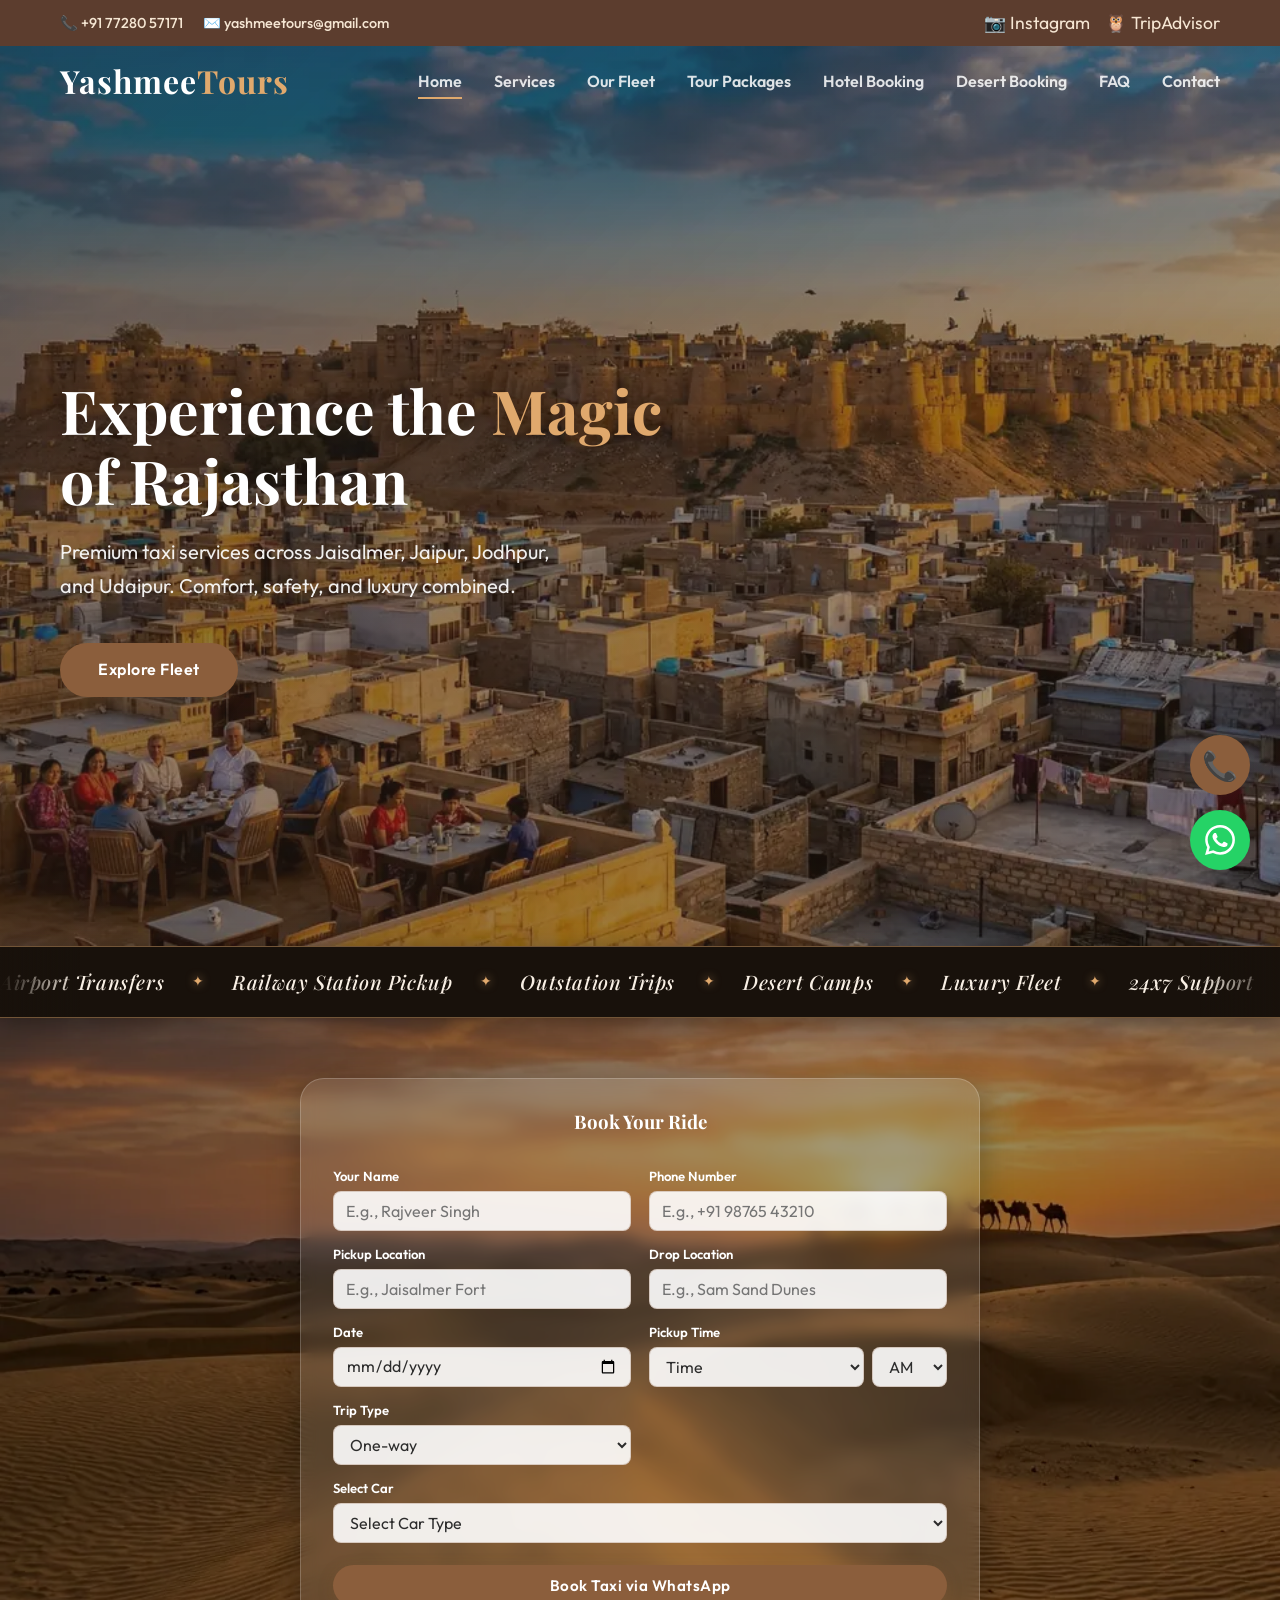
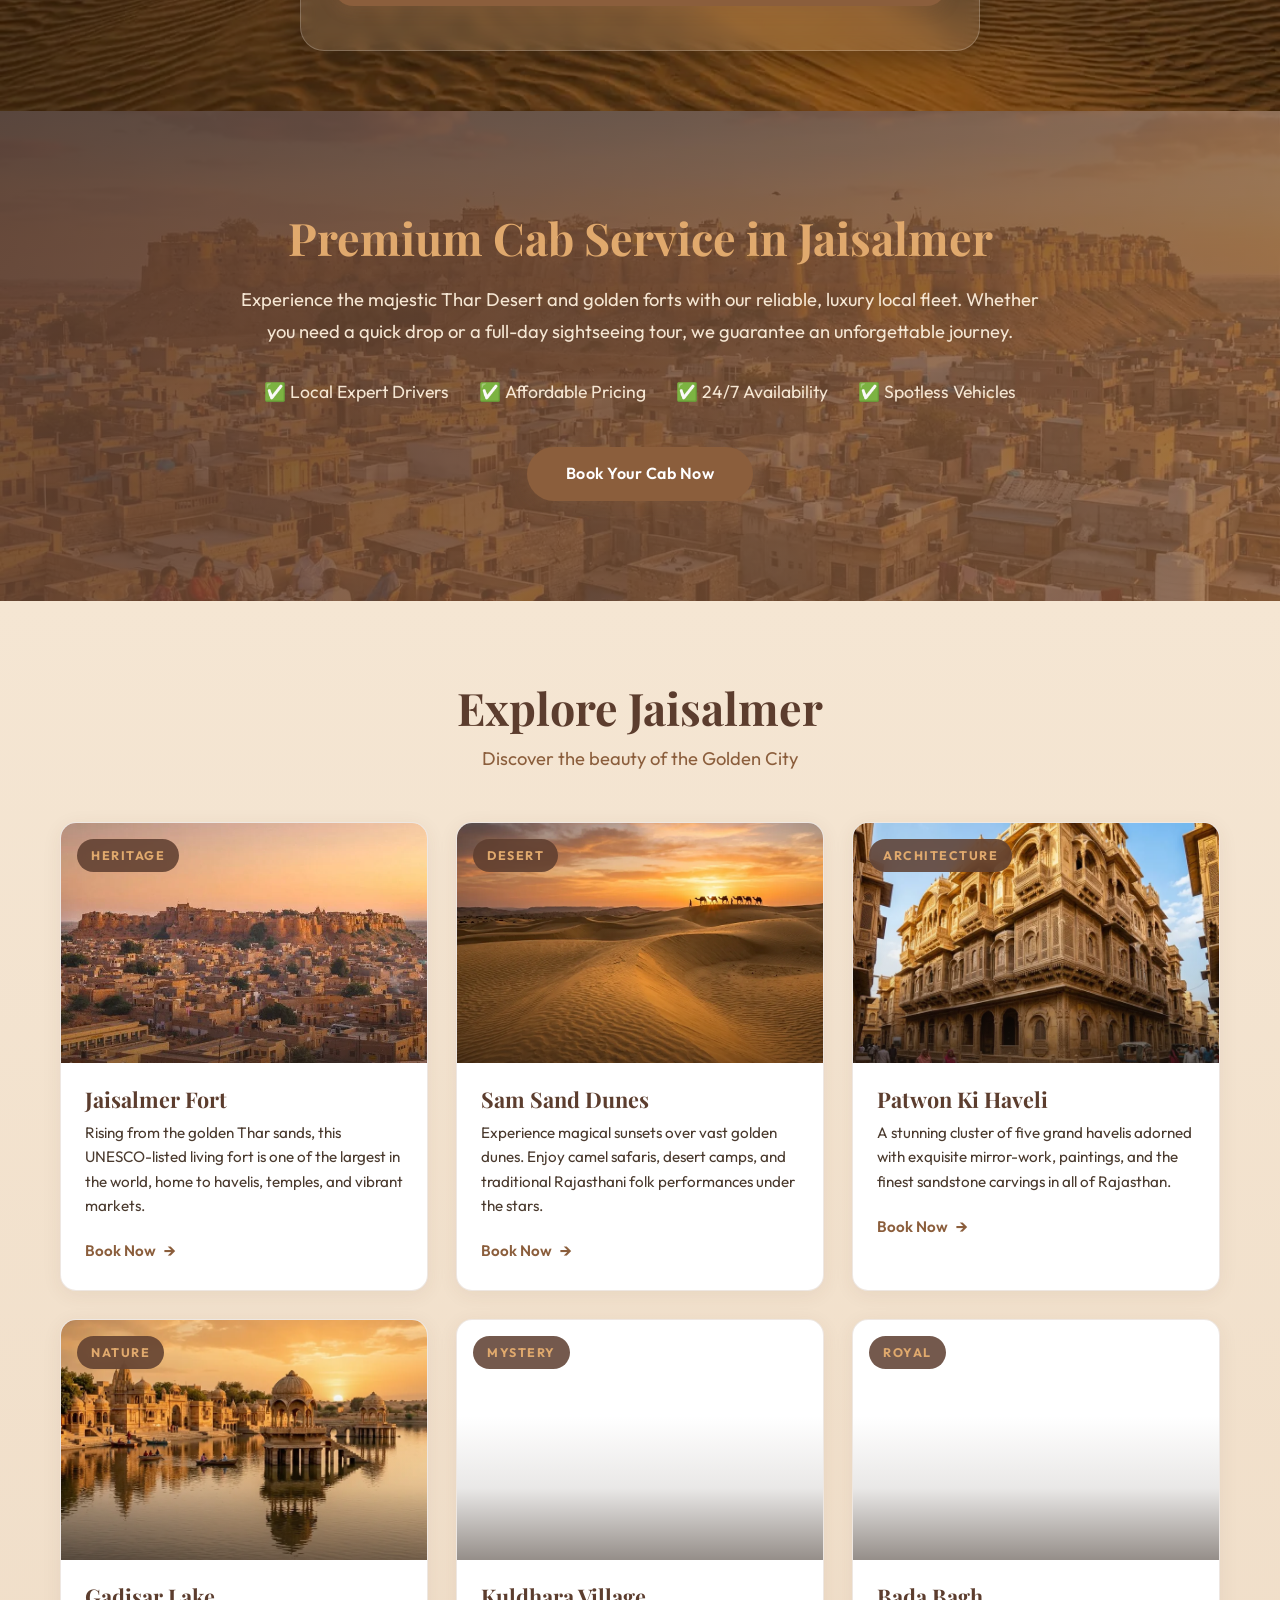
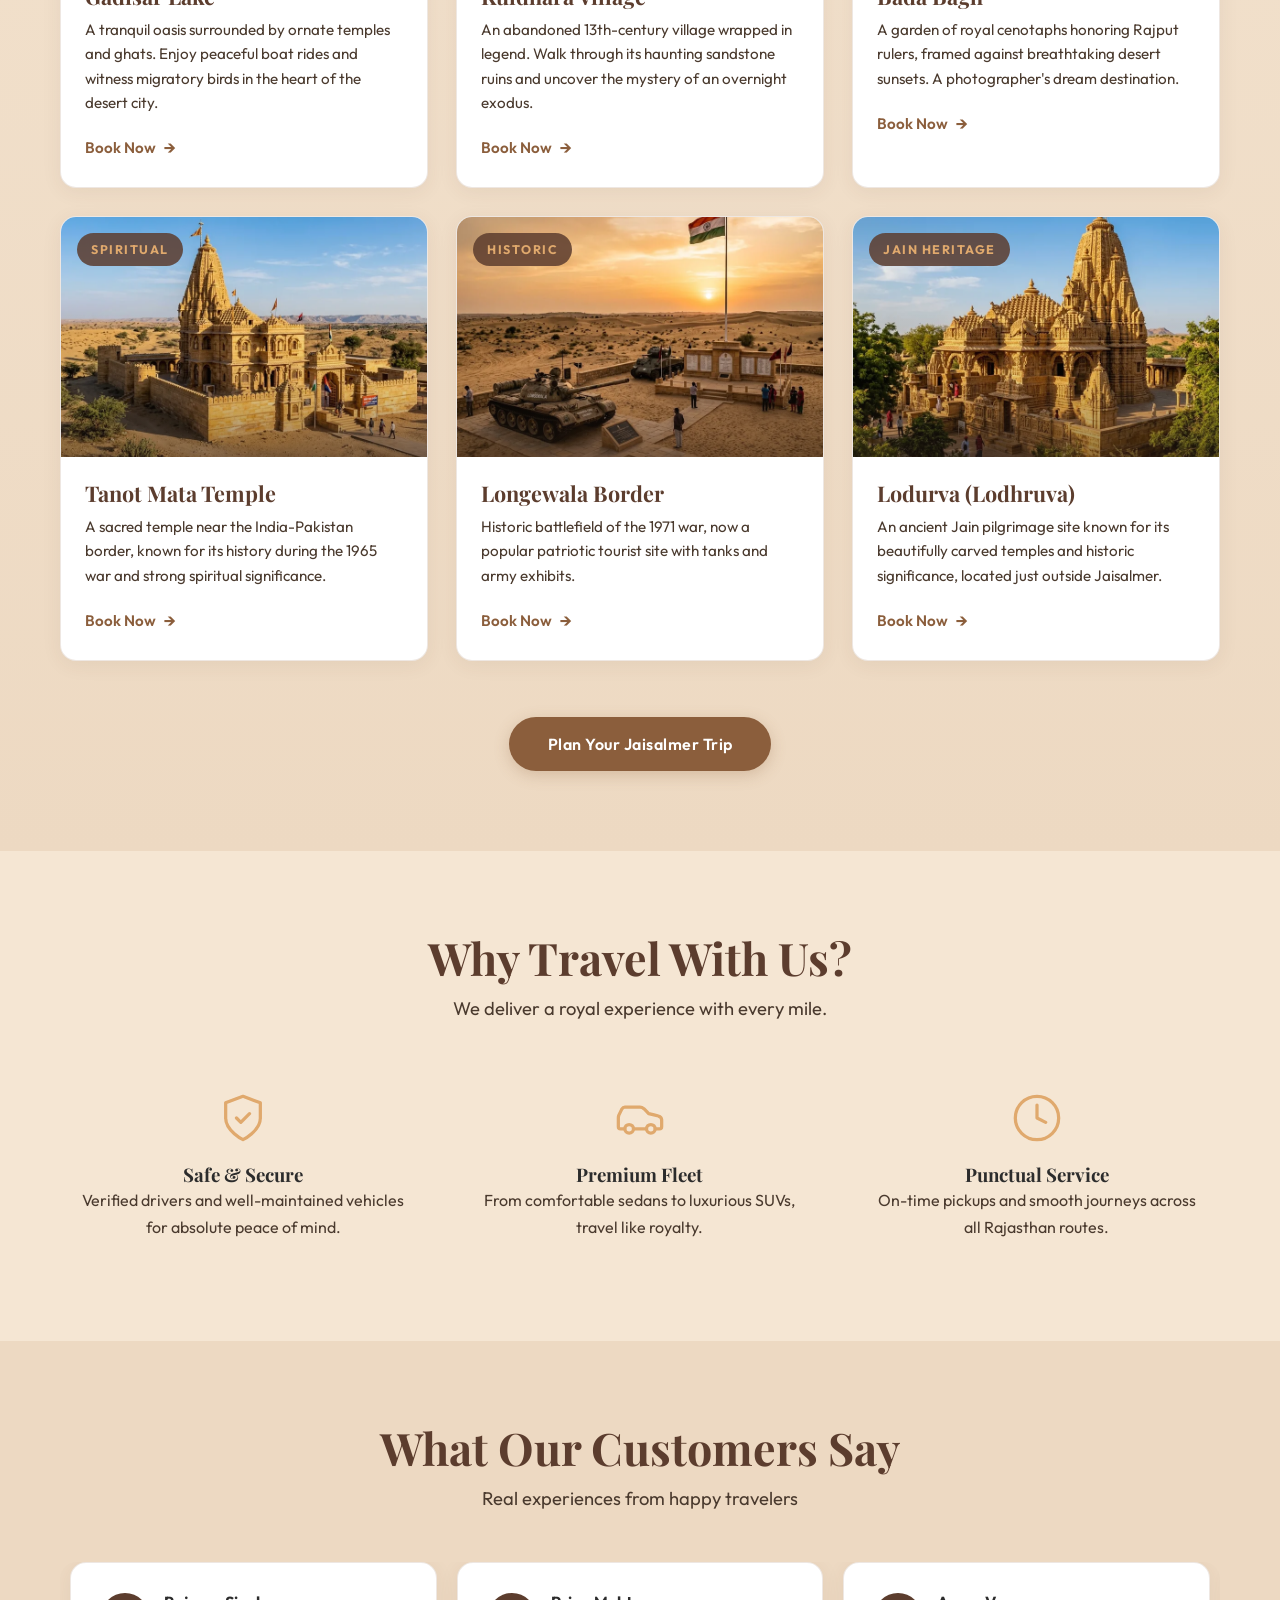
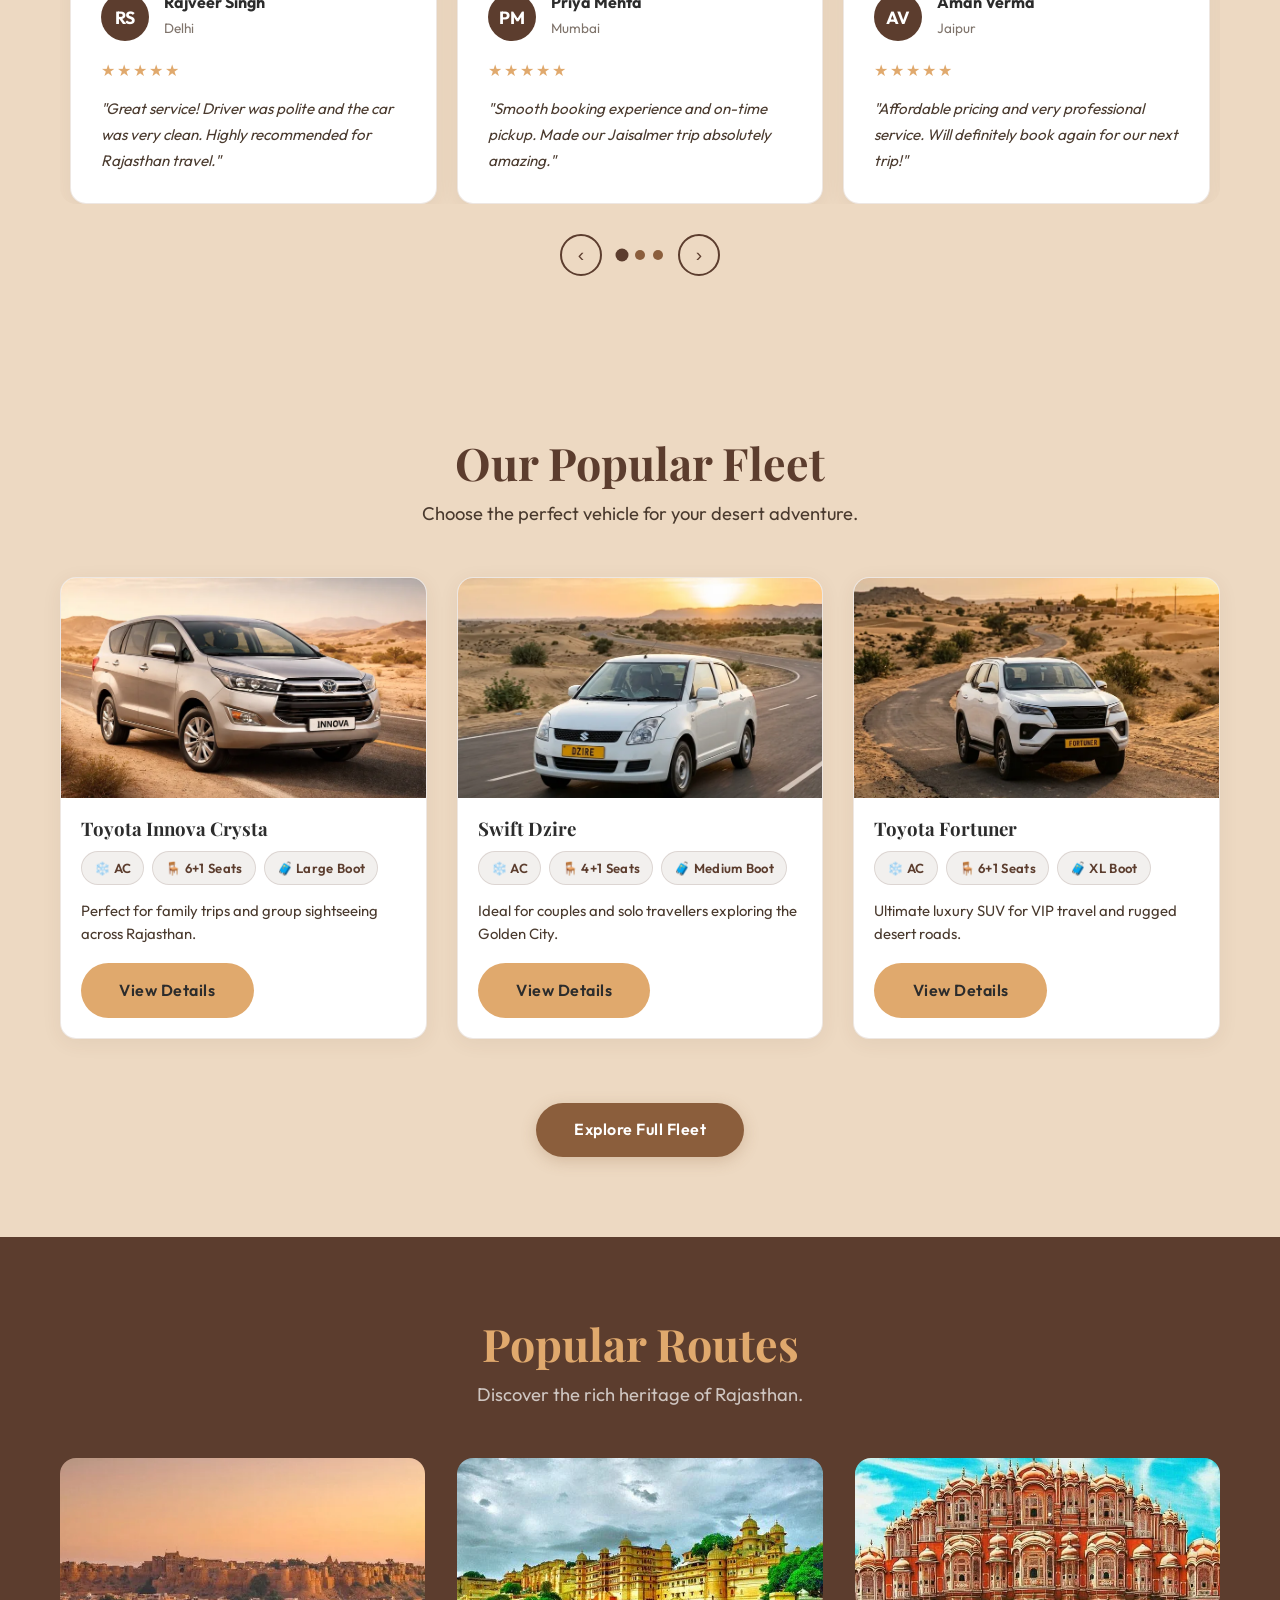
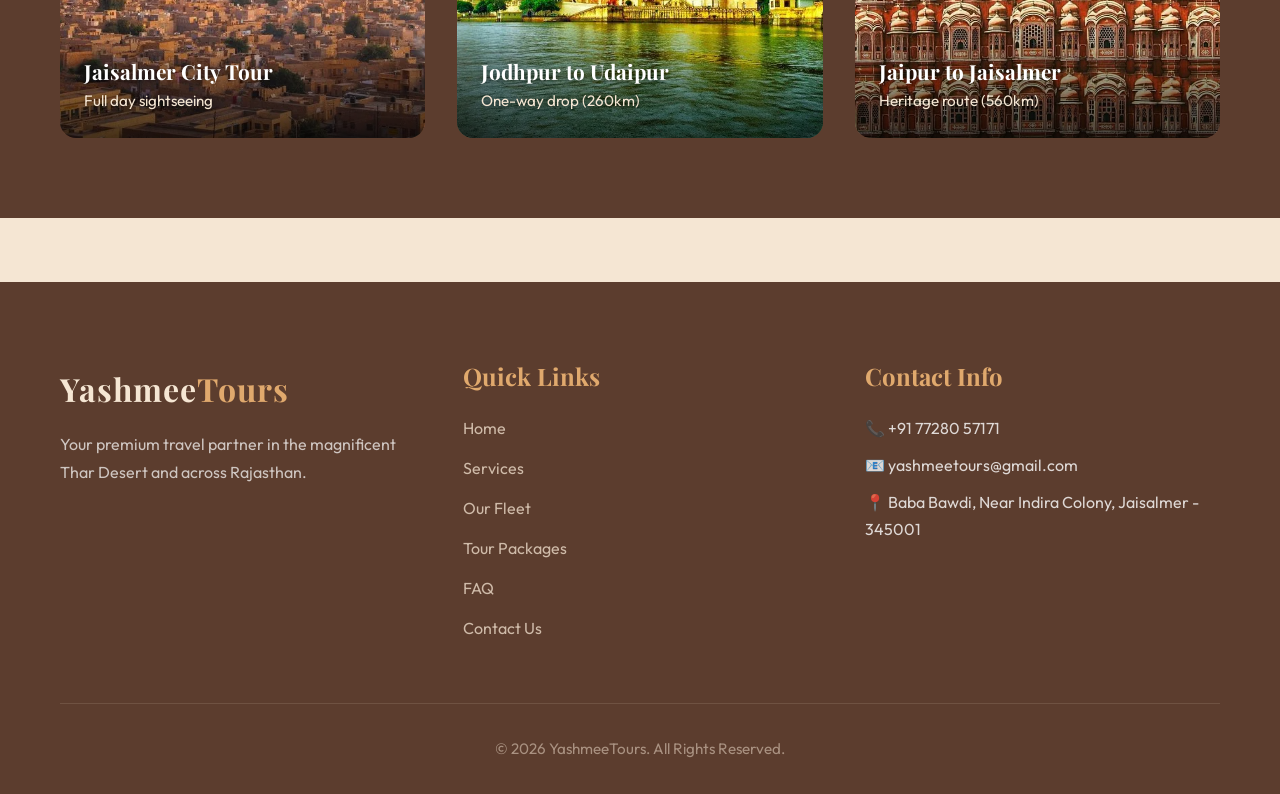
<file: index.html>
<!DOCTYPE html>
<html lang="en">

<head>
  <meta charset="UTF-8">
  <meta name="viewport" content="width=device-width, initial-scale=1.0">
  <meta name="description"
    content="Premium taxi booking in Rajasthan. Explore Jaisalmer and beyond with our top-tier fleet.">
  <title>YashmeeTours | Premium Taxi Booking</title>

  <!-- Preload Critical LCP Hero Image -->
  <!-- Preload Critical LCP Hero Image (Responsive) -->
  <link rel="preload" as="image" href="assets/images/hero-jaisalmer-mobile.webp" type="image/webp" media="(max-width: 600px)" fetchpriority="high">
  <link rel="preload" as="image" href="assets/images/hero-jaisalmer.webp" type="image/webp" media="(min-width: 601px)" fetchpriority="high">

  <!-- Favicon -->
  <link rel="icon" type="image/svg+xml" href="favicon.svg">
  <link rel="icon" type="image/png" sizes="32x32" href="assets/images/favicon-32x32.png">
  <link rel="icon" type="image/png" sizes="16x16" href="assets/images/favicon-16x16.png">
  <link rel="apple-touch-icon" sizes="180x180" href="assets/images/apple-touch-icon.png">
  <link rel="shortcut icon" href="favicon.ico">
  <link rel="manifest" href="site.webmanifest">

  <link rel="stylesheet" href="css/style.css">
  <link rel="stylesheet" href="css/components.css">
  <link rel="stylesheet" href="css/animations.css">

  <!-- Inline styles for page-specific layout -->
  <style>
    /* HERO SECTION */
    .hero {
      min-height: 100vh;
      display: flex;
      align-items: center;
      position: relative;
      padding-top: 80px;
      color: white;
      overflow: hidden;
    }

    /* Hero Image Layer (LCP Element) */
    .hero-bg {
      position: absolute;
      top: 0;
      left: 0;
      width: 100%;
      height: 100%;
      object-fit: cover;
      object-position: center;
      animation: heroZoom 20s ease-out forwards;
      will-change: transform;
      z-index: 0;
      display: block;
    }

    @keyframes heroZoom {
      0% {
        transform: scale(1.08);
      }

      100% {
        transform: scale(1);
      }
    }

    /* Dark brown gradient overlay */
    .hero::before {
      content: '';
      position: absolute;
      top: 0;
      left: 0;
      right: 0;
      bottom: 0;
      background: linear-gradient(135deg,
          rgba(44, 30, 20, 0.6) 0%,
          rgba(44, 30, 20, 0.4) 100%);
      z-index: 1;
    }

    .hero-content {
      position: relative;
      z-index: 2;
      max-width: 650px;
    }

    .hero-title {
      font-size: 3.8rem;
      margin-bottom: 20px;
      color: white;
      text-shadow: 0 2px 20px rgba(0, 0, 0, 0.3);
      line-height: 1.15;
    }

    .hero-title span {
      color: var(--c-accent);
    }

    .hero-subtitle {
      font-size: 1.25rem;
      margin-bottom: 40px;
      color: rgba(255, 255, 255, 0.92);
      text-shadow: 0 1px 8px rgba(0, 0, 0, 0.2);
      max-width: 520px;
    }

    /* QUICK BOOKING WIDGET */
    .booking-widget {
      position: relative;
      z-index: 2;
      margin-top: 0;
      padding: 60px 20px;
      overflow: hidden;
    }

    .booking-widget::before {
      content: '';
      position: absolute;
      top: 0;
      left: 0;
      right: 0;
      bottom: 0;
      background: url('assets/images/sam-sand-dunes.webp') center/cover no-repeat;
      z-index: -2;
    }

    .booking-widget::after {
      content: '';
      position: absolute;
      inset: 0;
      background: rgba(0, 0, 0, 0.4);
      z-index: -1;
    }

    /* Service Toggle Tabs */
    .service-toggle {
      display: flex;
      gap: 0;
      margin-bottom: 28px;
      border-radius: var(--radius-sm);
      overflow: hidden;
      border: 2px solid var(--c-secondary);
    }

    .service-toggle-btn {
      flex: 1;
      padding: 14px 20px;
      background: transparent;
      border: none;
      font-family: var(--font-body);
      font-weight: 600;
      font-size: 1rem;
      color: var(--c-secondary);
      cursor: pointer;
      transition: var(--transition-smooth);
      position: relative;
    }

    .service-toggle-btn.active {
      background: var(--c-secondary);
      color: white;
    }

    .service-toggle-btn:not(.active):hover {
      background: rgba(139, 94, 60, 0.08);
    }

    .service-toggle-btn .toggle-icon {
      margin-right: 8px;
      font-size: 1.1rem;
    }

    /* Dynamic form field groups */
    .form-fields-group {
      display: grid;
      grid-template-columns: repeat(2, minmax(0, 1fr));
      gap: 0.75rem 1.15rem;
      align-items: start;
    }

    .form-fields-group > * {
      min-width: 0;
    }

    .form-fields-group .form-group {
      margin-bottom: 0;
    }

    .form-fields-group + .form-fields-group {
      margin-top: 0.75rem;
    }

    @media (max-width: 600px) {
      .form-fields-group {
        grid-template-columns: 1fr;
        gap: 0.45rem;
      }
      .form-fields-group + .form-fields-group {
        margin-top: 0.45rem;
      }
    }

    .form-fields-group.hidden {
      display: none;
      opacity: 0;
      transform: translateY(10px);
    }

    .form-fields-group.visible {
      display: grid;
      opacity: 1;
      transform: translateY(0);
    }

    .form-group-full {
      grid-column: 1 / -1;
    }

    .form-control-textarea {
      width: 100%;
      padding: 0.48rem 0.75rem;
      border: 1px solid rgba(139, 94, 60, 0.2);
      border-radius: var(--radius-sm);
      background: white;
      font-family: inherit;
      color: var(--c-text-dark);
      transition: var(--transition-smooth);
      font-size: 1rem;
      resize: vertical;
      min-height: 58px;
    }

    .form-control-textarea:focus {
      outline: none;
      border-color: var(--c-secondary);
      box-shadow: 0 0 0 3px rgba(139, 94, 60, 0.1);
    }

    /* FLEET PREVIEW */
    .fleet-preview {
      padding: var(--section-padding);
      background-color: #EDD9C2;
      /* slight beige variation */
    }

    .fleet-grid {
      display: grid;
      grid-template-columns: repeat(auto-fit, minmax(300px, 1fr));
      gap: 30px;
    }

    .car-card-content {
      padding: 20px;
    }

    .car-features {
      display: flex;
      flex-wrap: wrap;
      gap: 8px;
      margin: 10px 0 14px;
    }

    .car-feature-tag {
      display: inline-flex;
      align-items: center;
      gap: 4px;
      background: rgba(92, 61, 46, 0.08);
      color: var(--c-primary);
      font-size: 0.82rem;
      font-weight: 600;
      padding: 5px 12px;
      border-radius: var(--radius-pill);
      border: 1px solid rgba(92, 61, 46, 0.15);
      letter-spacing: 0.3px;
    }

    .car-desc {
      color: var(--c-text-body);
      font-size: 0.93rem;
      line-height: 1.55;
      margin-bottom: 18px;
    }

    /* FEATURES/WHY US */
    .features {
      padding: var(--section-padding);
    }

    .feature-grid {
      display: grid;
      grid-template-columns: repeat(auto-fit, minmax(250px, 1fr));
      gap: 30px;
      text-align: center;
    }

    .feature-item {
      padding: 20px 15px;
      transition: transform 0.3s ease;
      border-radius: var(--radius-lg);
    }

    .feature-item:hover {
      transform: translateY(-8px);
    }

    .feature-icon {
      color: var(--c-accent);
      margin-bottom: 20px;
      transition: transform 0.3s ease, filter 0.3s ease;
      display: flex;
      align-items: center;
      justify-content: center;
    }

    .feature-icon svg {
      width: 52px;
      height: 52px;
      stroke-width: 1.5;
    }

    .feature-item:hover .feature-icon {
      transform: scale(1.15);
      filter: drop-shadow(0 0 10px rgba(224, 169, 109, 0.4));
    }

    /* ROUTES */
    .routes {
      padding: var(--section-padding);
      background-color: var(--c-primary);
      color: var(--c-background);
    }

    .routes .section-title h2 {
      color: var(--c-accent);
    }

    .routes .section-title p {
      color: rgba(255, 255, 255, 0.7);
    }

    .route-card {
      position: relative;
      border-radius: var(--radius-md);
      overflow: hidden;
      height: 280px;
      cursor: pointer;
    }

    .route-card img {
      width: 100%;
      height: 100%;
      object-fit: cover;
      transition: transform 0.6s ease;
    }

    .route-card-overlay {
      position: absolute;
      bottom: 0;
      left: 0;
      right: 0;
      padding: 40px 24px 24px;
      background: linear-gradient(to top,
          rgba(0, 0, 0, 0.7) 0%,
          rgba(0, 0, 0, 0.3) 60%,
          transparent 100%);
      color: #FFFFFF;
      z-index: 2;
    }

    .route-card-overlay h3 {
      font-size: 1.3rem;
      font-weight: 700;
      color: #FFFFFF;
      text-shadow: 0 2px 6px rgba(0, 0, 0, 0.5);
      margin-bottom: 4px;
    }

    .route-card-overlay p {
      font-size: 0.95rem;
      color: #F5E6D3;
      text-shadow: 0 1px 4px rgba(0, 0, 0, 0.4);
    }

    .route-card:hover img {
      transform: scale(1.08);
    }

    @media (max-width: 768px) {
      .hero-title {
        font-size: 2.4rem;
      }

      .hero-subtitle {
        font-size: 1.05rem;
      }

      .hero-bg {
        object-position: 65% center;
      }

      .booking-widget {
        padding: 20px;
      }
    }

    /* ===== EXPLORE JAISALMER SECTION ===== */
    .explore-jaisalmer {
      padding: var(--section-padding);
      background: linear-gradient(180deg, var(--c-background) 0%, #EDD9C2 100%);
      position: relative;
      overflow: hidden;
    }

    .explore-jaisalmer::before {
      content: '';
      position: absolute;
      top: -60px;
      left: 50%;
      transform: translateX(-50%);
      width: 200px;
      height: 3px;
      background: linear-gradient(90deg, transparent, var(--c-accent), transparent);
    }

    .explore-jaisalmer .section-title p {
      color: var(--c-secondary);
      font-size: 1.15rem;
      font-weight: 400;
    }

    .places-grid {
      display: grid;
      grid-template-columns: repeat(3, 1fr);
      gap: 28px;
    }

    .place-card {
      position: relative;
      border-radius: var(--radius-md);
      overflow: hidden;
      background: var(--c-card-bg);
      box-shadow: var(--shadow-soft);
      border: 1px solid var(--c-border);
      transition: var(--transition-smooth);
      cursor: pointer;
    }

    .place-card:hover {
      transform: translateY(-10px);
      box-shadow: 0 20px 50px rgba(92, 61, 46, 0.18);
    }

    .place-card-img {
      position: relative;
      height: 240px;
      overflow: hidden;
    }

    .place-card-img img {
      width: 100%;
      height: 100%;
      object-fit: cover;
      transition: transform 0.7s cubic-bezier(0.25, 0.8, 0.25, 1);
    }

    .place-card:hover .place-card-img img {
      transform: scale(1.12);
    }

    /* Warm gradient overlay at bottom of image */
    .place-card-img::after {
      content: '';
      position: absolute;
      bottom: 0;
      left: 0;
      right: 0;
      height: 60%;
      background: linear-gradient(to top,
          rgba(44, 30, 20, 0.5) 0%,
          rgba(44, 30, 20, 0.1) 50%,
          transparent 100%);
      pointer-events: none;
      z-index: 1;
    }

    /* Badge on the image */
    .place-card-badge {
      position: absolute;
      top: 16px;
      left: 16px;
      background: rgba(92, 61, 46, 0.85);
      backdrop-filter: blur(8px);
      color: var(--c-accent);
      font-size: 0.78rem;
      font-weight: 700;
      text-transform: uppercase;
      letter-spacing: 1.5px;
      padding: 6px 14px;
      border-radius: var(--radius-pill);
      z-index: 2;
    }

    .place-card-body {
      padding: 24px;
    }

    .place-card-body h3 {
      font-family: var(--font-heading);
      font-size: 1.35rem;
      color: var(--c-primary);
      margin-bottom: 8px;
      transition: color 0.3s ease;
    }

    .place-card:hover .place-card-body h3 {
      color: var(--c-secondary);
    }

    .place-card-body p {
      color: var(--c-text-body);
      font-size: 0.95rem;
      line-height: 1.6;
      margin-bottom: 18px;
    }

    .place-card-link {
      display: inline-flex;
      align-items: center;
      gap: 8px;
      font-weight: 600;
      font-size: 0.95rem;
      color: var(--c-secondary);
      transition: var(--transition-smooth);
    }

    .place-card-link::after {
      content: '\2192';
      font-size: 1.1rem;
      transition: transform 0.3s ease;
    }

    .place-card:hover .place-card-link {
      color: var(--c-primary);
    }

    .place-card:hover .place-card-link::after {
      transform: translateX(5px);
    }

    /* Responsive: 2 columns on tablet */
    @media (max-width: 1024px) {
      .places-grid {
        grid-template-columns: repeat(2, 1fr);
        gap: 24px;
      }
    }

    /* Responsive: 1 column on mobile */
    @media (max-width: 640px) {
      .places-grid {
        grid-template-columns: 1fr;
        gap: 20px;
      }

      .place-card-img {
        height: 200px;
      }

      .place-card-body {
        padding: 20px;
      }
    }
  </style>
</head>

<body>

  <!-- TOP BAR -->
  <div class="topbar delay-100">
    <div class="container">
      <div class="topbar-left">
        <a href="tel:+917728057171">📞 +91 77280 57171</a>
        <a href="https://mail.google.com/mail/?view=cm&fs=1&to=yashmeetours@gmail.com&su=Booking%20Inquiry&body=Hello%2C%20I%20want%20to%20inquire%20about%20your%20services."
          target="_blank" rel="noopener noreferrer">✉️ yashmeetours@gmail.com</a>
      </div>
      <div class="topbar-right">
        <a href="https://instagram.com/yashmee_tours" target="_blank" title="Instagram">📷 Instagram</a>
        <a href="#" title="TripAdvisor">🦉 TripAdvisor</a>
      </div>
    </div>
  </div>

  <!-- NAVBAR -->
  <nav class="navbar">
    <div class="container">
      <a href="index.html" class="nav-logo">Yashmee<span>Tours</span></a>
      <div class="nav-links">
        <a href="index.html" class="active">Home</a>
        <a href="services.html">Services</a>
        <a href="fleet.html">Our Fleet</a>
        <a href="packages.html">Tour Packages</a>
        <a href="hotel-booking.html">Hotel Booking</a>
        <a href="desert-booking.html">Desert Booking</a>
        <a href="faq.html">FAQ</a>
        <a href="contact.html">Contact</a>
      </div>
      <button class="hamburger">
        <span></span><span></span><span></span>
      </button>
    </div>
  </nav>

  <!-- HERO SECTION -->
  <section class="hero">
    <picture>
      <!-- Mobile devices -->
      <source media="(max-width: 600px)" srcset="assets/images/hero-jaisalmer-mobile.webp">
      <!-- Laptops and desktops -->
      <source media="(min-width: 601px)" srcset="assets/images/hero-jaisalmer.webp">
      <!-- Fallback -->
      <img src="assets/images/hero-jaisalmer.webp"
           alt="Yashmee Tours - Premium Taxi Booking in Rajasthan"
           class="hero-bg"
           fetchpriority="high"
           decoding="sync"
           width="1200"
           height="674">
    </picture>
    <div class="container">
      <div class="hero-content fade-down">
        <h1 class="hero-title">Experience the <span>Magic</span> of Rajasthan</h1>
        <p class="hero-subtitle delay-100">Premium taxi services across Jaisalmer, Jaipur, Jodhpur, and Udaipur.
          Comfort, safety, and luxury combined.</p>
        <a href="fleet.html" class="btn btn-primary delay-200">Explore Fleet</a>
      </div>
    </div>
  </section>

  <!-- LUXURY TICKER / MARQUEE RIBBON -->
  <div class="luxury-ticker-bar" aria-label="Services Highlights">
    <div class="ticker-track">
      <div class="ticker-content">
        <span class="ticker-item">Airport Transfers</span><span class="ticker-star">✦</span>
        <span class="ticker-item">Railway Station Pickup</span><span class="ticker-star">✦</span>
        <span class="ticker-item">Outstation Trips</span><span class="ticker-star">✦</span>
        <span class="ticker-item">Desert Camps</span><span class="ticker-star">✦</span>
        <span class="ticker-item">Luxury Fleet</span><span class="ticker-star">✦</span>
        <span class="ticker-item">24x7 Support</span><span class="ticker-star">✦</span>
        <span class="ticker-item">Jaisalmer Fort Tours</span><span class="ticker-star">✦</span>
        <span class="ticker-item">Sam Sand Dunes</span><span class="ticker-star">✦</span>
      </div>
      <div class="ticker-content" aria-hidden="true">
        <span class="ticker-item">Airport Transfers</span><span class="ticker-star">✦</span>
        <span class="ticker-item">Railway Station Pickup</span><span class="ticker-star">✦</span>
        <span class="ticker-item">Outstation Trips</span><span class="ticker-star">✦</span>
        <span class="ticker-item">Desert Camps</span><span class="ticker-star">✦</span>
        <span class="ticker-item">Luxury Fleet</span><span class="ticker-star">✦</span>
        <span class="ticker-item">24x7 Support</span><span class="ticker-star">✦</span>
        <span class="ticker-item">Jaisalmer Fort Tours</span><span class="ticker-star">✦</span>
        <span class="ticker-item">Sam Sand Dunes</span><span class="ticker-star">✦</span>
      </div>
    </div>
  </div>

  <!-- QUICK BOOKING WIDGET -->
  <section class="booking-widget" id="taxi-booking">
    <div class="container">
      <div class="booking-card reveal">
        <h3 class="mb-2" style="font-family: var(--font-heading); color: var(--c-primary); text-align: center;"
          id="booking-heading">Book
          Your Ride</h3>

        <form id="taxi-booking-form">

          <!-- ===== SHARED FIELDS ===== -->
          <div class="form-fields-group visible" id="shared-fields">
            <div class="form-group">
              <label for="name">Your Name</label>
              <input type="text" id="name" class="form-control" placeholder="E.g., Rajveer Singh" required>
            </div>
            <div class="form-group">
              <label for="phone">Phone Number</label>
              <input type="tel" id="phone" class="form-control" placeholder="E.g., +91 98765 43210" required>
            </div>
          </div>

          <!-- ===== TAXI FIELDS ===== -->
          <div class="form-fields-group visible" id="taxi-fields">
            <div class="form-group">
              <label for="pickup">Pickup Location</label>
              <input type="text" id="pickup" class="form-control" placeholder="E.g., Jaisalmer Fort">
            </div>
            <div class="form-group">
              <label for="drop">Drop Location</label>
              <input type="text" id="drop" class="form-control" placeholder="E.g., Sam Sand Dunes">
            </div>
            <div class="form-group">
              <label for="date">Date</label>
              <input type="date" id="date" class="form-control" required>
            </div>
            <div class="form-group">
              <label>Pickup Time</label>
              <div class="time-picker-group">
                <select id="time" class="form-control" required>
                  <option value="" disabled selected>Time</option>
                  <option value="12:00">12:00</option>
                  <option value="12:30">12:30</option>
                  <option value="01:00">01:00</option>
                  <option value="01:30">01:30</option>
                  <option value="02:00">02:00</option>
                  <option value="02:30">02:30</option>
                  <option value="03:00">03:00</option>
                  <option value="03:30">03:30</option>
                  <option value="04:00">04:00</option>
                  <option value="04:30">04:30</option>
                  <option value="05:00">05:00</option>
                  <option value="05:30">05:30</option>
                  <option value="06:00">06:00</option>
                  <option value="06:30">06:30</option>
                  <option value="07:00">07:00</option>
                  <option value="07:30">07:30</option>
                  <option value="08:00">08:00</option>
                  <option value="08:30">08:30</option>
                  <option value="09:00">09:00</option>
                  <option value="09:30">09:30</option>
                  <option value="10:00">10:00</option>
                  <option value="10:30">10:30</option>
                  <option value="11:00">11:00</option>
                  <option value="11:30">11:30</option>
                </select>
                <select id="ampm" class="form-control" required>
                  <option value="AM">AM</option>
                  <option value="PM">PM</option>
                </select>
              </div>
            </div>
            <div class="form-group">
              <label for="type">Trip Type</label>
              <select id="type" class="form-control">
                <option>One-way</option>
                <option>Round-trip</option>
                <option>Local Sightseeing</option>
              </select>
            </div>
            <div class="form-group form-group-full">
              <label for="car">Select Car</label>
              <select id="car" class="form-control">
                <option value="" disabled selected>Select Car Type</option>
                <option>Swift Dzire </option>
                <option>Etios </option>
                <option>Innova </option>
                <option>Ertiga </option>
                <option>Tempo Traveller (9-12 Seater)</option>
                <option>Luxury Tourist Bus (30-45 Seater)</option>
                <option>Any Available</option>
              </select>
            </div>
          </div>

          <!-- ===== SUBMIT ===== -->
          <div class="form-fields-group visible" id="submit-group">
            <div class="form-group form-group-full">
              <button type="submit" id="booking-btn" class="btn btn-primary">
                Book Taxi via WhatsApp
              </button>
              <p id="booking-status"
                style="text-align:center; margin-top:12px; font-weight:600; color: var(--c-secondary); display:none;">
              </p>
            </div>
          </div>

        </form>
      </div>
    </div>
  </section>

  <!-- CAB SERVICE IN JAISALMER -->
  <section class="jaisalmer-service reveal">
    <div class="jaisalmer-content">
      <h2 class="reveal reveal-stagger-1">Premium Cab Service in Jaisalmer</h2>
      <p class="reveal reveal-stagger-2" style="font-size: 1.15rem; color: var(--c-background); margin-bottom: 20px;">
        Experience the majestic Thar Desert and golden forts with our reliable, luxury local fleet. Whether you need a
        quick drop or a full-day sightseeing tour, we guarantee an unforgettable journey.
      </p>
      <div class="jaisalmer-features reveal reveal-stagger-3">
        <span>✅ Local Expert Drivers</span>
        <span>✅ Affordable Pricing</span>
        <span>✅ 24/7 Availability</span>
        <span>✅ Spotless Vehicles</span>
      </div>
      <a href="#taxi-booking" class="btn btn-primary reveal reveal-stagger-3">Book Your Cab Now</a>
    </div>
  </section>

  <!-- EXPLORE JAISALMER -->
  <section class="explore-jaisalmer" id="explore-jaisalmer">
    <div class="container">
      <div class="section-title reveal">
        <h2>Explore Jaisalmer</h2>
        <p>Discover the beauty of the Golden City</p>
      </div>

      <div class="places-grid">

        <!-- 1. Jaisalmer Fort -->
        <div class="place-card reveal reveal-stagger-1" onclick="window.location.href='contact.html#contact'">
          <div class="place-card-img">
            <span class="place-card-badge">Heritage</span>
            <img src="./assets/images/jaisalmer-fort.webp" alt="Jaisalmer Fort - Sonar Quila" loading="lazy" decoding="async" width="736" height="414">
          </div>
          <div class="place-card-body">
            <h3>Jaisalmer Fort</h3>
            <p>Rising from the golden Thar sands, this UNESCO-listed living fort is one of the largest in the world,
              home to havelis, temples, and vibrant markets.</p>
            <a href="contact.html#contact" class="place-card-link">Book Now</a>
          </div>
        </div>

        <!-- 2. Sam Sand Dunes -->
        <div class="place-card reveal reveal-stagger-2" onclick="window.location.href='contact.html#contact'">
          <div class="place-card-img">
            <span class="place-card-badge">Desert</span>
            <img src="./assets/images/sam-sand-dunes.webp" alt="Sam Sand Dunes at sunset" loading="lazy" decoding="async" width="800" height="800">
          </div>
          <div class="place-card-body">
            <h3>Sam Sand Dunes</h3>
            <p>Experience magical sunsets over vast golden dunes. Enjoy camel safaris, desert camps, and traditional
              Rajasthani folk performances under the stars.</p>
            <a href="contact.html#contact" class="place-card-link">Book Now</a>
          </div>
        </div>

        <!-- 3. Patwon Ki Haveli -->
        <div class="place-card reveal reveal-stagger-3" onclick="window.location.href='contact.html#contact'">
          <div class="place-card-img">
            <span class="place-card-badge">Architecture</span>
            <img src="./assets/images/patwon-ki-haveli.webp" alt="Patwon Ki Haveli intricate facade" loading="lazy" decoding="async" width="800" height="800">
          </div>
          <div class="place-card-body">
            <h3>Patwon Ki Haveli</h3>
            <p>A stunning cluster of five grand havelis adorned with exquisite mirror-work, paintings, and the finest
              sandstone carvings in all of Rajasthan.</p>
            <a href="contact.html#contact" class="place-card-link">Book Now</a>
          </div>
        </div>

        <!-- 4. Gadisar Lake -->
        <div class="place-card reveal reveal-stagger-1" onclick="window.location.href='contact.html#contact'">
          <div class="place-card-img">
            <span class="place-card-badge">Nature</span>
            <img src="./assets/images/gadisar-lake.webp" alt="Gadisar Lake with temples" loading="lazy" decoding="async" width="800" height="800">
          </div>
          <div class="place-card-body">
            <h3>Gadisar Lake</h3>
            <p>A tranquil oasis surrounded by ornate temples and ghats. Enjoy peaceful boat rides and witness migratory
              birds in the heart of the desert city.</p>
            <a href="contact.html#contact" class="place-card-link">Book Now</a>
          </div>
        </div>

        <!-- 5. Kuldhara Village -->
        <div class="place-card reveal reveal-stagger-2" onclick="window.location.href='contact.html#contact'">
          <div class="place-card-img">
            <span class="place-card-badge">Mystery</span>
            <img src="./assets/images/kuldhara-village.webp" alt="Kuldhara abandoned village ruins" loading="lazy" decoding="async" width="800" height="800">
          </div>
          <div class="place-card-body">
            <h3>Kuldhara Village</h3>
            <p>An abandoned 13th-century village wrapped in legend. Walk through its haunting sandstone ruins and
              uncover the mystery of an overnight exodus.</p>
            <a href="contact.html#contact" class="place-card-link">Book Now</a>
          </div>
        </div>

        <!-- 6. Bada Bagh -->
        <div class="place-card reveal reveal-stagger-3" onclick="window.location.href='contact.html#contact'">
          <div class="place-card-img">
            <span class="place-card-badge">Royal</span>
            <img src="./assets/images/bada-bagh.webp" alt="Bada Bagh royal cenotaphs at sunset" loading="lazy" decoding="async" width="800" height="800">
          </div>
          <div class="place-card-body">
            <h3>Bada Bagh</h3>
            <p>A garden of royal cenotaphs honoring Rajput rulers, framed against breathtaking desert sunsets. A
              photographer's dream destination.</p>
            <a href="contact.html#contact" class="place-card-link">Book Now</a>
          </div>
        </div>

        <!-- 7. Tanot Mata Temple -->
        <div class="place-card reveal reveal-stagger-1" onclick="window.location.href='contact.html#contact'">
          <div class="place-card-img">
            <span class="place-card-badge">Spiritual</span>
            <img src="./assets/images/tanot-mata-temple.webp" alt="Tanot Mata Temple exterior near India-Pakistan border" loading="lazy" decoding="async" width="800" height="800">
          </div>
          <div class="place-card-body">
            <h3>Tanot Mata Temple</h3>
            <p>A sacred temple near the India-Pakistan border, known for its history during the 1965 war and strong
              spiritual significance.</p>
            <a href="contact.html#contact" class="place-card-link">Book Now</a>
          </div>
        </div>

        <!-- 8. Longewala Border -->
        <div class="place-card reveal reveal-stagger-2" onclick="window.location.href='contact.html#contact'">
          <div class="place-card-img">
            <span class="place-card-badge">Historic</span>
            <img src="./assets/images/longewala-border.webp" alt="Longewala war memorial with military tanks in Rajasthan desert" loading="lazy" decoding="async" width="800" height="800">
          </div>
          <div class="place-card-body">
            <h3>Longewala Border</h3>
            <p>Historic battlefield of the 1971 war, now a popular patriotic tourist site with tanks and army exhibits.
            </p>
            <a href="contact.html#contact" class="place-card-link">Book Now</a>
          </div>
        </div>

        <!-- 9. Lodurva (Lodhruva) -->
        <div class="place-card reveal reveal-stagger-3" onclick="window.location.href='contact.html#contact'">
          <div class="place-card-img">
            <span class="place-card-badge">Jain Heritage</span>
            <img src="./assets/images/lodurva-jain-temple.webp" alt="Lodurva Jain Temple with ornate sandstone carvings near Jaisalmer" loading="lazy" decoding="async" width="800" height="800">
          </div>
          <div class="place-card-body">
            <h3>Lodurva (Lodhruva)</h3>
            <p>An ancient Jain pilgrimage site known for its beautifully carved temples and historic significance,
              located just outside Jaisalmer.</p>
            <a href="contact.html#contact" class="place-card-link">Book Now</a>
          </div>
        </div>

      </div>

      <div class="t-center mt-2 reveal">
        <a href="contact.html#contact" class="btn btn-primary" style="margin-top: 1.5rem;">Plan Your Jaisalmer Trip</a>
      </div>
    </div>
  </section>


  <!-- WHY CHOOSE US -->
  <section class="features reveal">
    <div class="container">
      <div class="section-title">
        <h2>Why Travel With Us?</h2>
        <p>We deliver a royal experience with every mile.</p>
      </div>
      <div class="feature-grid">
        <div class="feature-item reveal reveal-stagger-1">
          <div class="feature-icon">
            <svg xmlns="http://www.w3.org/2000/svg" viewBox="0 0 24 24" fill="none" stroke="currentColor"
              stroke-linecap="round" stroke-linejoin="round">
              <path d="M12 22s8-4 8-10V5l-8-3-8 3v7c0 6 8 10 8 10z"></path>
              <path d="M9 12l2 2 4-4"></path>
            </svg>
          </div>
          <h3>Safe & Secure</h3>
          <p>Verified drivers and well-maintained vehicles for absolute peace of mind.</p>
        </div>
        <div class="feature-item reveal reveal-stagger-2">
          <div class="feature-icon">
            <svg xmlns="http://www.w3.org/2000/svg" viewBox="0 0 24 24" fill="none" stroke="currentColor"
              stroke-linecap="round" stroke-linejoin="round">
              <path
                d="M19 17h2c.6 0 1-.4 1-1v-3c0-.9-.7-1.7-1.5-1.9C18.7 10.6 16 10 16 10s-1.3-1.4-2.2-2.3c-.5-.4-1.1-.7-1.8-.7H5c-.6 0-1.1.4-1.4.9l-1.4 2.9A3.7 3.7 0 0 0 2 12v4c0 .6.4 1 1 1h2" />
              <circle cx="7" cy="17" r="2" />
              <path d="M9 17h6" />
              <circle cx="17" cy="17" r="2" />
            </svg>
          </div>
          <h3>Premium Fleet</h3>
          <p>From comfortable sedans to luxurious SUVs, travel like royalty.</p>
        </div>
        <div class="feature-item reveal reveal-stagger-3">
          <div class="feature-icon">
            <svg xmlns="http://www.w3.org/2000/svg" viewBox="0 0 24 24" fill="none" stroke="currentColor"
              stroke-linecap="round" stroke-linejoin="round">
              <circle cx="12" cy="12" r="10"></circle>
              <polyline points="12 6 12 12 16 14"></polyline>
            </svg>
          </div>
          <h3>Punctual Service</h3>
          <p>On-time pickups and smooth journeys across all Rajasthan routes.</p>
        </div>
      </div>
    </div>
  </section>

  <!-- CUSTOMER REVIEWS -->
  <section class="testimonials reveal">
    <div class="container">
      <div class="section-title">
        <h2>What Our Customers Say</h2>
        <p>Real experiences from happy travelers</p>
      </div>

      <div class="testimonial-carousel" id="testimonial-carousel">
        <div class="testimonial-track-wrapper">
          <div class="testimonial-track" id="testimonial-track">

            <div class="testimonial-card">
              <div class="testimonial-header">
                <div class="testimonial-avatar">RS</div>
                <div class="testimonial-info">
                  <h4>Rajveer Singh</h4>
                  <span>Delhi</span>
                </div>
              </div>
              <div class="testimonial-stars">&#9733;&#9733;&#9733;&#9733;&#9733;</div>
              <p class="testimonial-text">"Great service! Driver was polite and the car was very clean. Highly
                recommended for Rajasthan travel."</p>
            </div>

            <div class="testimonial-card">
              <div class="testimonial-header">
                <div class="testimonial-avatar">PM</div>
                <div class="testimonial-info">
                  <h4>Priya Mehta</h4>
                  <span>Mumbai</span>
                </div>
              </div>
              <div class="testimonial-stars">&#9733;&#9733;&#9733;&#9733;&#9733;</div>
              <p class="testimonial-text">"Smooth booking experience and on-time pickup. Made our Jaisalmer trip
                absolutely amazing."</p>
            </div>

            <div class="testimonial-card">
              <div class="testimonial-header">
                <div class="testimonial-avatar">AV</div>
                <div class="testimonial-info">
                  <h4>Aman Verma</h4>
                  <span>Jaipur</span>
                </div>
              </div>
              <div class="testimonial-stars">&#9733;&#9733;&#9733;&#9733;&#9733;</div>
              <p class="testimonial-text">"Affordable pricing and very professional service. Will definitely book again
                for our next trip!"</p>
            </div>

            <div class="testimonial-card">
              <div class="testimonial-header">
                <div class="testimonial-avatar">SK</div>
                <div class="testimonial-info">
                  <h4>Sneha Kapoor</h4>
                  <span>Bangalore</span>
                </div>
              </div>
              <div class="testimonial-stars">&#9733;&#9733;&#9733;&#9733;&#9733;</div>
              <p class="testimonial-text">"Loved the desert trip arrangement. Everything was perfectly managed from
                start to finish."</p>
            </div>

            <div class="testimonial-card">
              <div class="testimonial-header">
                <div class="testimonial-avatar">AS</div>
                <div class="testimonial-info">
                  <h4>Arjun Singh</h4>
                  <span>Chandigarh</span>
                </div>
              </div>
              <div class="testimonial-stars">&#9733;&#9733;&#9733;&#9733;&#9733;</div>
              <p class="testimonial-text">"Quick response on WhatsApp and hassle-free ride. Great experience overall,
                truly premium."</p>
            </div>

          </div>
        </div>

        <div class="carousel-nav">
          <button class="carousel-btn" id="carousel-prev" aria-label="Previous review">&#8249;</button>
          <div class="carousel-dots" id="carousel-dots"></div>
          <button class="carousel-btn" id="carousel-next" aria-label="Next review">&#8250;</button>
        </div>
      </div>
    </div>
  </section>

  <!-- FLEET PREVIEW -->
  <section class="fleet-preview reveal">
    <div class="container">
      <div class="section-title">
        <h2>Our Popular Fleet</h2>
        <p>Choose the perfect vehicle for your desert adventure.</p>
      </div>

      <div class="fleet-grid">
        <!-- Car 1 -->
        <div class="hover-card reveal reveal-stagger-1">
          <div class="img-zoom-wrapper">
            <img src="./assets/images/innova.webp" alt="Toyota Innova Crysta" loading="lazy" decoding="async" width="800" height="533" style="height: 220px; width: 100%; object-fit: cover;">
          </div>
          <div class="car-card-content">
            <h3>Toyota Innova Crysta</h3>
            <div class="car-features">
              <span class="car-feature-tag">❄️ AC</span>
              <span class="car-feature-tag">🪑 6+1 Seats</span>
              <span class="car-feature-tag">🧳 Large Boot</span>
            </div>
            <p class="car-desc">Perfect for family trips and group sightseeing across Rajasthan.</p>
            <a href="fleet.html" class="btn btn-secondary">View Details</a>
          </div>
        </div>

        <!-- Car 2 -->
        <div class="hover-card reveal reveal-stagger-2">
          <div class="img-zoom-wrapper">
            <img src="./assets/images/dzire.webp" alt="Swift Dzire" loading="lazy" decoding="async" width="800" height="800" style="height: 220px; width: 100%; object-fit: cover;">
          </div>
          <div class="car-card-content">
            <h3>Swift Dzire</h3>
            <div class="car-features">
              <span class="car-feature-tag">❄️ AC</span>
              <span class="car-feature-tag">🪑 4+1 Seats</span>
              <span class="car-feature-tag">🧳 Medium Boot</span>
            </div>
            <p class="car-desc">Ideal for couples and solo travellers exploring the Golden City.</p>
            <a href="fleet.html" class="btn btn-secondary">View Details</a>
          </div>
        </div>

        <!-- Car 3 -->
        <div class="hover-card reveal reveal-stagger-3">
          <div class="img-zoom-wrapper">
            <img src="./assets/images/fortuner.webp" alt="Toyota Fortuner" loading="lazy" decoding="async" width="800" height="800" style="height: 220px; width: 100%; object-fit: cover;">
          </div>
          <div class="car-card-content">
            <h3>Toyota Fortuner</h3>
            <div class="car-features">
              <span class="car-feature-tag">❄️ AC</span>
              <span class="car-feature-tag">🪑 6+1 Seats</span>
              <span class="car-feature-tag">🧳 XL Boot</span>
            </div>
            <p class="car-desc">Ultimate luxury SUV for VIP travel and rugged desert roads.</p>
            <a href="fleet.html" class="btn btn-secondary">View Details</a>
          </div>
        </div>
      </div>

      <div class="t-center mt-2 reveal">
        <a href="fleet.html" class="btn btn-primary" style="margin-top: 2rem;">Explore Full Fleet</a>
      </div>
    </div>
  </section>

  <!-- POPULAR ROUTES -->
  <section class="routes reveal">
    <div class="container">
      <div class="section-title">
        <h2>Popular Routes</h2>
        <p>Discover the rich heritage of Rajasthan.</p>
      </div>

      <div class="flex-row">
        <!-- Route 1 -->
        <div class="route-card reveal reveal-stagger-1" style="flex: 1; min-width: 250px;">
          <img src="./assets/images/jaisalmer (1).webp" alt="Jaisalmer Fort" loading="lazy" decoding="async" width="736" height="414">
          <div class="route-card-overlay">
            <h3>Jaisalmer City Tour</h3>
            <p>Full day sightseeing</p>
          </div>
        </div>
        <!-- Route 2 -->
        <div class="route-card reveal reveal-stagger-2" style="flex: 1; min-width: 250px;">
          <img src="./assets/images/udaipur.webp" alt="Udaipur" loading="lazy" decoding="async" width="600" height="400">
          <div class="route-card-overlay">
            <h3>Jodhpur to Udaipur</h3>
            <p>One-way drop (260km)</p>
          </div>
        </div>
        <!-- Route 3 -->
        <div class="route-card reveal reveal-stagger-3" style="flex: 1; min-width: 250px;">
          <img src="./assets/images/jaipur.webp" alt="Jaipur" loading="lazy" decoding="async" width="659" height="800">
          <div class="route-card-overlay">
            <h3>Jaipur to Jaisalmer</h3>
            <p>Heritage route (560km)</p>
          </div>
        </div>
      </div>
    </div>
  </section>



  <!-- FOOTER -->
  <footer class="footer reveal">
    <div class="container">
      <div class="footer-grid">
        <div class="footer-col">
          <a href="index.html" class="nav-logo" style="color:var(--c-background);">Yashmee<span
              style="color:var(--c-accent);">Tours</span></a>
          <p style="margin-top: 15px; color: rgba(255,255,255,0.7);">Your premium travel partner in the magnificent Thar
            Desert and across Rajasthan.</p>
        </div>
        <div class="footer-col">
          <h4>Quick Links</h4>
          <ul class="footer-links">
            <li><a href="index.html">Home</a></li>
            <li><a href="services.html">Services</a></li>
            <li><a href="fleet.html">Our Fleet</a></li>
            <li><a href="packages.html">Tour Packages</a></li>
            <li><a href="faq.html">FAQ</a></li>
            <li><a href="contact.html">Contact Us</a></li>
          </ul>
        </div>
        <div class="footer-col">
          <h4>Contact Info</h4>
          <ul class="footer-links" style="color: rgba(255,255,255,0.8);">
            <li style="margin-bottom: 10px;">📞 +91 77280 57171</li>
            <li style="margin-bottom: 10px;">📧 <a
                href="https://mail.google.com/mail/?view=cm&fs=1&to=yashmeetours@gmail.com&su=Booking%20Inquiry&body=Hello%2C%20I%20want%20to%20inquire%20about%20your%20services."
                target="_blank" rel="noopener noreferrer"
                style="color: inherit; text-decoration: none;">yashmeetours@gmail.com</a></li>
            <li>📍 <a href="https://maps.app.goo.gl/LrY3r3Mqt3sAG5516" target="_blank" rel="noopener noreferrer" style="color: inherit; text-decoration: none;">Baba Bawdi, Near Indira Colony, Jaisalmer - 345001</a></li>
          </ul>
        </div>
      </div>
      <div class="footer-bottom">
        <p>&copy; 2026 YashmeeTours. All Rights Reserved.</p>
      </div>
    </div>
  </footer>

  <!-- FLOATING ACTIONS -->
  <div class="floating-actions">
    <a href="tel:+917728057171" class="fab fab-call" title="Call Us">📞</a>
    <!-- Default message predefined -->
    <a href="https://wa.me/919928454728?text=Hello%20YashmeeTours!%20I%20am%20looking%20for%20a%20taxi." target="_blank"
      class="fab fab-whatsapp" title="WhatsApp Us">
      <svg width="30" height="30" viewBox="0 0 24 24" fill="white" xmlns="http://www.w3.org/2000/svg">
        <path
          d="M17.472 14.382c-.297-.149-1.758-.867-2.03-.967-.273-.099-.471-.148-.67.15-.197.297-.767.966-.94 1.164-.173.199-.347.223-.644.075-.297-.15-1.255-.463-2.39-1.475-.883-.788-1.48-1.761-1.653-2.059-.173-.297-.018-.458.13-.606.134-.133.298-.347.446-.52.149-.174.198-.298.298-.497.099-.198.05-.371-.025-.52-.075-.149-.669-1.612-.916-2.207-.242-.579-.487-.5-.669-.51a5.8 5.8 0 0 0-.57-.01c-.198 0-.52.074-.792.372s-1.04 1.015-1.04 2.476 1.065 2.872 1.213 3.071c.149.198 2.096 3.2 5.077 4.487.709.306 1.262.489 1.694.625.712.227 1.36.195 1.871.118.571-.085 1.758-.719 2.006-1.413.248-.694.248-1.289.173-1.413-.074-.124-.272-.198-.57-.347m-5.421 7.403h-.004a9.87 9.87 0 0 1-5.031-1.378l-.361-.214-3.741.982.998-3.648-.235-.374a9.86 9.86 0 0 1-1.51-5.26c.001-5.45 4.436-9.884 9.888-9.884 2.64 0 5.122 1.03 6.988 2.898a9.82 9.82 0 0 1 2.893 6.994c-.003 5.45-4.437 9.884-9.885 9.884m8.413-18.297A11.815 11.815 0 0 0 12.05 0C5.495 0 .16 5.335.157 11.892c0 2.096.547 4.142 1.588 5.945L.057 24l6.305-1.654a11.882 11.882 0 0 0 5.683 1.448h.005c6.554 0 11.89-5.335 11.893-11.893a11.821 11.821 0 0 0-3.48-8.413Z" />
      </svg>
    </a>
  </div>

  <script src="js/main.js"></script>
</body>

</html>
</file>
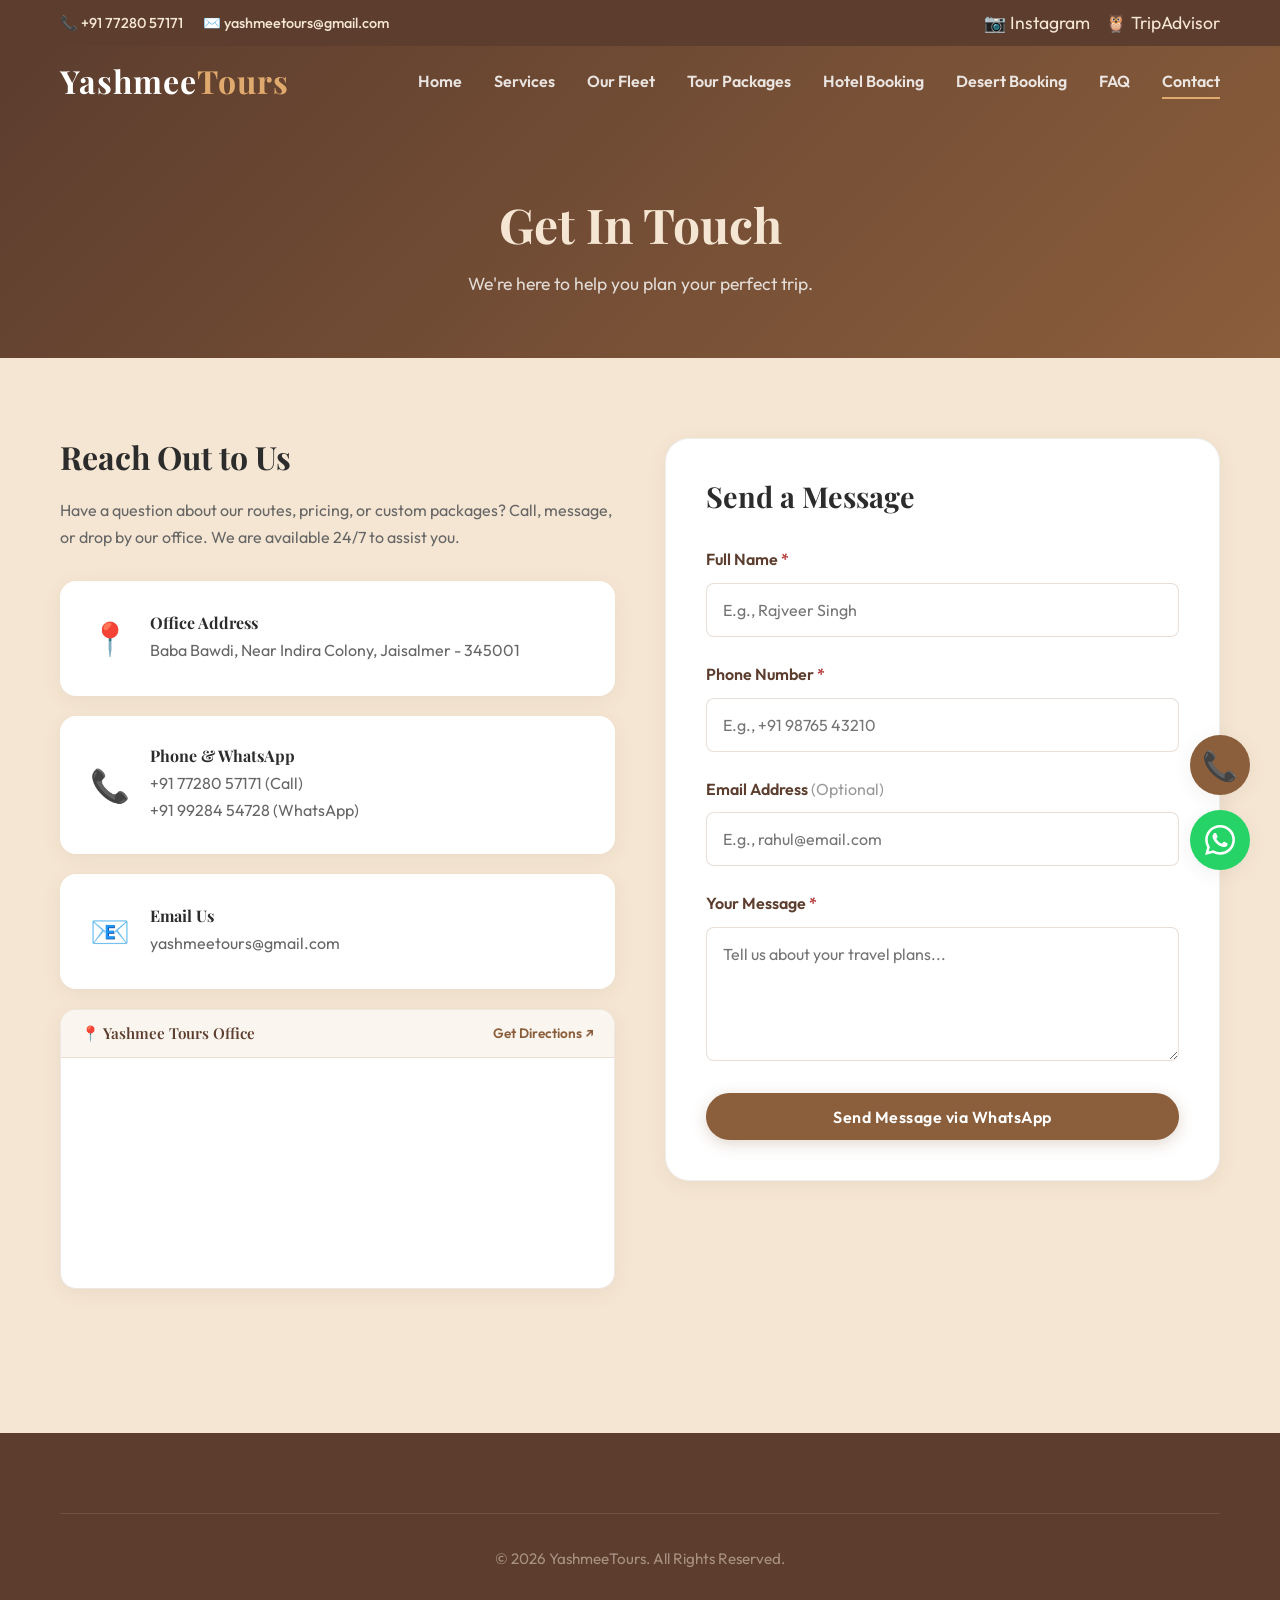
<file: contact.html>
<!DOCTYPE html>
<html lang="en">

<head>
  <meta charset="UTF-8">
  <meta name="viewport" content="width=device-width, initial-scale=1.0">
  <title>Contact Us | YashmeeTours</title>

  <!-- Favicon -->
  <link rel="icon" type="image/svg+xml" href="favicon.svg">
  <link rel="icon" type="image/png" sizes="32x32" href="assets/images/favicon-32x32.png">
  <link rel="icon" type="image/png" sizes="16x16" href="assets/images/favicon-16x16.png">
  <link rel="apple-touch-icon" sizes="180x180" href="assets/images/apple-touch-icon.png">
  <link rel="shortcut icon" href="favicon.ico">
  <link rel="manifest" href="site.webmanifest">

  <link rel="stylesheet" href="css/style.css">
  <link rel="stylesheet" href="css/components.css">
  <link rel="stylesheet" href="css/animations.css">
  <style>
    .page-header {
      padding-top: 150px;
      padding-bottom: 60px;
      background: linear-gradient(135deg, var(--c-primary), var(--c-secondary));
      color: var(--c-background);
      text-align: center;
    }

    .page-header h1 {
      color: var(--c-background);
      font-size: 3rem;
      margin-bottom: 15px;
    }

    .contact-container {
      padding: var(--section-padding);
      display: flex;
      flex-wrap: wrap;
      gap: 50px;
    }

    .contact-info {
      flex: 1;
      min-width: 300px;
    }

    .contact-info h2 {
      margin-bottom: 20px;
      font-size: 2rem;
    }

    .contact-card {
      background: white;
      padding: 30px;
      border-radius: var(--radius-md);
      box-shadow: var(--shadow-soft);
      margin-bottom: 20px;
      display: flex;
      align-items: center;
      gap: 20px;
    }

    .contact-icon {
      font-size: 2rem;
      color: var(--c-primary);
    }

    .contact-form-wrapper {
      flex: 1;
      min-width: 300px;
    }

    /* Google Map Box */
    .contact-map-card {
      background: white;
      border-radius: var(--radius-md);
      box-shadow: var(--shadow-soft);
      border: 1px solid var(--c-border);
      overflow: hidden;
      margin-top: 20px;
      transition: var(--transition-smooth);
    }

    .contact-map-card:hover {
      box-shadow: var(--shadow-hover);
      transform: translateY(-2px);
    }

    .map-card-header {
      padding: 12px 20px;
      background: #FAF5EE;
      border-bottom: 1px solid var(--c-border);
      display: flex;
      justify-content: space-between;
      align-items: center;
    }

    .map-card-header h4 {
      font-size: 0.95rem;
      color: var(--c-primary);
      display: flex;
      align-items: center;
      gap: 6px;
      margin: 0;
      font-weight: 600;
    }

    .map-directions-link {
      font-size: 0.85rem;
      color: var(--c-secondary);
      font-weight: 600;
      text-decoration: none;
      display: inline-flex;
      align-items: center;
      gap: 4px;
      transition: color 0.2s ease;
    }

    .map-directions-link:hover {
      color: var(--c-primary);
      text-decoration: underline;
    }

    .contact-map-frame {
      width: 100%;
      height: 230px;
      border: 0;
      display: block;
    }
  </style>
</head>

<body>

  <!-- TOP BAR -->
  <div class="topbar delay-100">
    <div class="container">
      <div class="topbar-left">
        <a href="tel:+917728057171">📞 +91 77280 57171</a>
        <a href="https://mail.google.com/mail/?view=cm&fs=1&to=yashmeetours@gmail.com&su=Booking%20Inquiry&body=Hello%2C%20I%20want%20to%20inquire%20about%20your%20services."
          target="_blank" rel="noopener noreferrer">✉️ yashmeetours@gmail.com</a>
      </div>
      <div class="topbar-right">
        <a href="https://instagram.com/yashmee_tours" target="_blank" title="Instagram">📷 Instagram</a>
        <a href="#" title="TripAdvisor">🦉 TripAdvisor</a>
      </div>
    </div>
  </div>

  <!-- NAVBAR -->
  <nav class="navbar scrolled">
    <div class="container">
      <a href="index.html" class="nav-logo">Yashmee<span>Tours</span></a>
      <div class="nav-links">
        <a href="index.html">Home</a>
        <a href="services.html">Services</a>
        <a href="fleet.html">Our Fleet</a>
        <a href="packages.html">Tour Packages</a>
        <a href="hotel-booking.html">Hotel Booking</a>
        <a href="desert-booking.html">Desert Booking</a>
        <a href="faq.html">FAQ</a>
        <a href="contact.html" class="active">Contact</a>
      </div>
      <button class="hamburger">
        <span></span><span></span><span></span>
      </button>
    </div>
  </nav>

  <!-- PAGE HEADER -->
  <section class="page-header delay-100">
    <div class="container fade-down">
      <h1>Get In Touch</h1>
      <p style="color: rgba(255,255,255,0.8); font-size: 1.1rem;">We're here to help you plan your perfect trip.</p>
    </div>
  </section>

  <!-- CONTACT LAYOUT -->
  <section class="container contact-container reveal" id="contact">

    <div class="contact-info reveal-stagger-1">
      <h2>Reach Out to Us</h2>
      <p style="color: #666; margin-bottom: 30px; line-height: 1.7;">Have a question about our routes, pricing, or
        custom packages? Call, message, or drop by our office. We are available 24/7 to assist you.</p>

      <div class="contact-card">
        <div class="contact-icon">📍</div>
        <div>
          <h4 style="margin-bottom: 5px; color: var(--c-text-dark);">Office Address</h4>
          <p style="color: #666;"><a href="https://maps.app.goo.gl/LrY3r3Mqt3sAG5516" target="_blank" rel="noopener noreferrer" style="color: inherit; text-decoration: none;">Baba Bawdi, Near Indira Colony, Jaisalmer - 345001</a></p>
        </div>
      </div>

      <div class="contact-card">
        <div class="contact-icon">📞</div>
        <div>
          <h4 style="margin-bottom: 5px; color: var(--c-text-dark);">Phone & WhatsApp</h4>
          <p style="color: #666;">+91 77280 57171 (Call)<br>+91 99284 54728 (WhatsApp)</p>
        </div>
      </div>

      <div class="contact-card">
        <div class="contact-icon">📧</div>
        <div>
          <h4 style="margin-bottom: 5px; color: var(--c-text-dark);">Email Us</h4>
          <p style="color: #666;"><a
              href="https://mail.google.com/mail/?view=cm&fs=1&to=yashmeetours@gmail.com&su=Booking%20Inquiry&body=Hello%2C%20I%20want%20to%20inquire%20about%20your%20services."
              target="_blank" rel="noopener noreferrer"
              style="color: inherit; text-decoration: none;">yashmeetours@gmail.com</a></p>
        </div>
      </div>

      <!-- GOOGLE MAP SMALL BOX -->
      <div class="contact-map-card">
        <div class="map-card-header">
          <h4>📍 Yashmee Tours Office</h4>
          <a href="https://maps.app.goo.gl/LrY3r3Mqt3sAG5516"
            target="_blank" rel="noopener noreferrer" class="map-directions-link">
            Get Directions ↗
          </a>
        </div>
        <iframe class="contact-map-frame"
          src="https://www.google.com/maps/embed?pb=!1m18!1m12!1m3!1d3557.5359524989763!2d70.9309716!3d26.9182187!2m3!1f0!2f0!3f0!3m2!1i1024!2i768!4f13.1!3m3!1m2!1s0x3947bd81c708c4e1%3A0x898c62ed638e00bc!2sYashmee%20Tours!5e0!3m2!1sen!2sin!4v1700000000000!5m2!1sen!2sin"
          allowfullscreen="" loading="lazy" referrerpolicy="no-referrer-when-downgrade"
          title="Yashmee Tours Location - Jaisalmer"></iframe>
      </div>
    </div>

    <div class="contact-form-wrapper reveal-stagger-2">
      <div class="glass-card" style="background: white; border-color: #eee;">
        <h3 class="mb-2" style="font-family: var(--font-heading); color: var(--c-text-dark); font-size: 1.8rem;">Send a
          Message</h3>

        <!-- Validation notice -->
        <div id="contact-validation" style="display:none; background: rgba(200,60,60,0.08); border: 1px solid rgba(200,60,60,0.25);
                 color: #b94040; border-radius: 8px; padding: 12px 16px; margin-bottom: 18px;
                 font-size: 0.93rem; font-weight: 600;">
          ⚠️ Please fill in Name, Phone, and Message before sending.
        </div>

        <form id="contact-form" novalidate>
          <div class="form-group">
            <label for="contact-name">Full Name <span style="color:#b94040;">*</span></label>
            <input type="text" id="contact-name" class="form-control" placeholder="E.g., Rajveer Singh" required>
          </div>
          <div class="form-group">
            <label for="contact-phone">Phone Number <span style="color:#b94040;">*</span></label>
            <input type="tel" id="contact-phone" class="form-control" placeholder="E.g., +91 98765 43210" required>
          </div>
          <div class="form-group">
            <label for="contact-email">Email Address <span
                style="color:#999; font-weight:400;">(Optional)</span></label>
            <input type="email" id="contact-email" class="form-control" placeholder="E.g., rahul@email.com">
          </div>
          <div class="form-group">
            <label for="contact-message">Your Message <span style="color:#b94040;">*</span></label>
            <textarea id="contact-message" class="form-control" rows="5"
              placeholder="Tell us about your travel plans..." required></textarea>
          </div>
          <button type="submit" id="contact-submit-btn" class="btn btn-primary" style="width: 100%;">
            Send Message via WhatsApp
          </button>
        </form>
      </div>
    </div>

  </section>

  <!-- FOOTER -->
  <footer class="footer reveal">
    <div class="container">
      <div class="footer-bottom">
        <p>&copy; 2026 YashmeeTours. All Rights Reserved.</p>
      </div>
    </div>
  </footer>

  <!-- FLOATING ACTIONS -->
  <div class="floating-actions">
    <a href="tel:+917728057171" class="fab fab-call" title="Call Us">📞</a>
    <a href="https://wa.me/919928454728?text=Hello%20YashmeeTours!%20I%20have%20an%20inquiry." target="_blank"
      class="fab fab-whatsapp" title="WhatsApp Us">
      <svg width="30" height="30" viewBox="0 0 24 24" fill="white" xmlns="http://www.w3.org/2000/svg">
        <path
          d="M17.472 14.382c-.297-.149-1.758-.867-2.03-.967-.273-.099-.471-.148-.67.15-.197.297-.767.966-.94 1.164-.173.199-.347.223-.644.075-.297-.15-1.255-.463-2.39-1.475-.883-.788-1.48-1.761-1.653-2.059-.173-.297-.018-.458.13-.606.134-.133.298-.347.446-.52.149-.174.198-.298.298-.497.099-.198.05-.371-.025-.52-.075-.149-.669-1.612-.916-2.207-.242-.579-.487-.5-.669-.51a5.8 5.8 0 0 0-.57-.01c-.198 0-.52.074-.792.372s-1.04 1.015-1.04 2.476 1.065 2.872 1.213 3.071c.149.198 2.096 3.2 5.077 4.487.709.306 1.262.489 1.694.625.712.227 1.36.195 1.871.118.571-.085 1.758-.719 2.006-1.413.248-.694.248-1.289.173-1.413-.074-.124-.272-.198-.57-.347m-5.421 7.403h-.004a9.87 9.87 0 0 1-5.031-1.378l-.361-.214-3.741.982.998-3.648-.235-.374a9.86 9.86 0 0 1-1.51-5.26c.001-5.45 4.436-9.884 9.888-9.884 2.64 0 5.122 1.03 6.988 2.898a9.82 9.82 0 0 1 2.893 6.994c-.003 5.45-4.437 9.884-9.885 9.884m8.413-18.297A11.815 11.815 0 0 0 12.05 0C5.495 0 .16 5.335.157 11.892c0 2.096.547 4.142 1.588 5.945L.057 24l6.305-1.654a11.882 11.882 0 0 0 5.683 1.448h.005c6.554 0 11.89-5.335 11.893-11.893a11.821 11.821 0 0 0-3.48-8.413Z" />
      </svg>
    </a>
  </div>

  <script src="js/main.js"></script>

  <!-- ===== CONTACT WHATSAPP SCRIPT ===== -->
  <script>
    document.getElementById('contact-form').addEventListener('submit', function (e) {
      e.preventDefault();

      const name = document.getElementById('contact-name').value.trim();
      const phone = document.getElementById('contact-phone').value.trim();
      const email = document.getElementById('contact-email').value.trim();
      const message = document.getElementById('contact-message').value.trim();
      const notice = document.getElementById('contact-validation');

      // Validate required fields
      if (!name || !phone || !message) {
        notice.style.display = 'block';
        // Auto-hide after 4 seconds
        clearTimeout(notice._timer);
        notice._timer = setTimeout(() => { notice.style.display = 'none'; }, 4000);
        return;
      }

      notice.style.display = 'none';

      // Build clean message text
      const emailLine = email ? `Email: ${email}\n` : '';
      const text =
        `New Contact Inquiry\n\n` +
        `Name: ${name}\n` +
        `Phone: ${phone}\n` +
        `${emailLine}` +
        `Message: ${message}`;

      const waURL = `https://wa.me/919928454728?text=${encodeURIComponent(text)}`;
      window.open(waURL, '_blank');
    });
  </script>
</body>

</html>
</file>
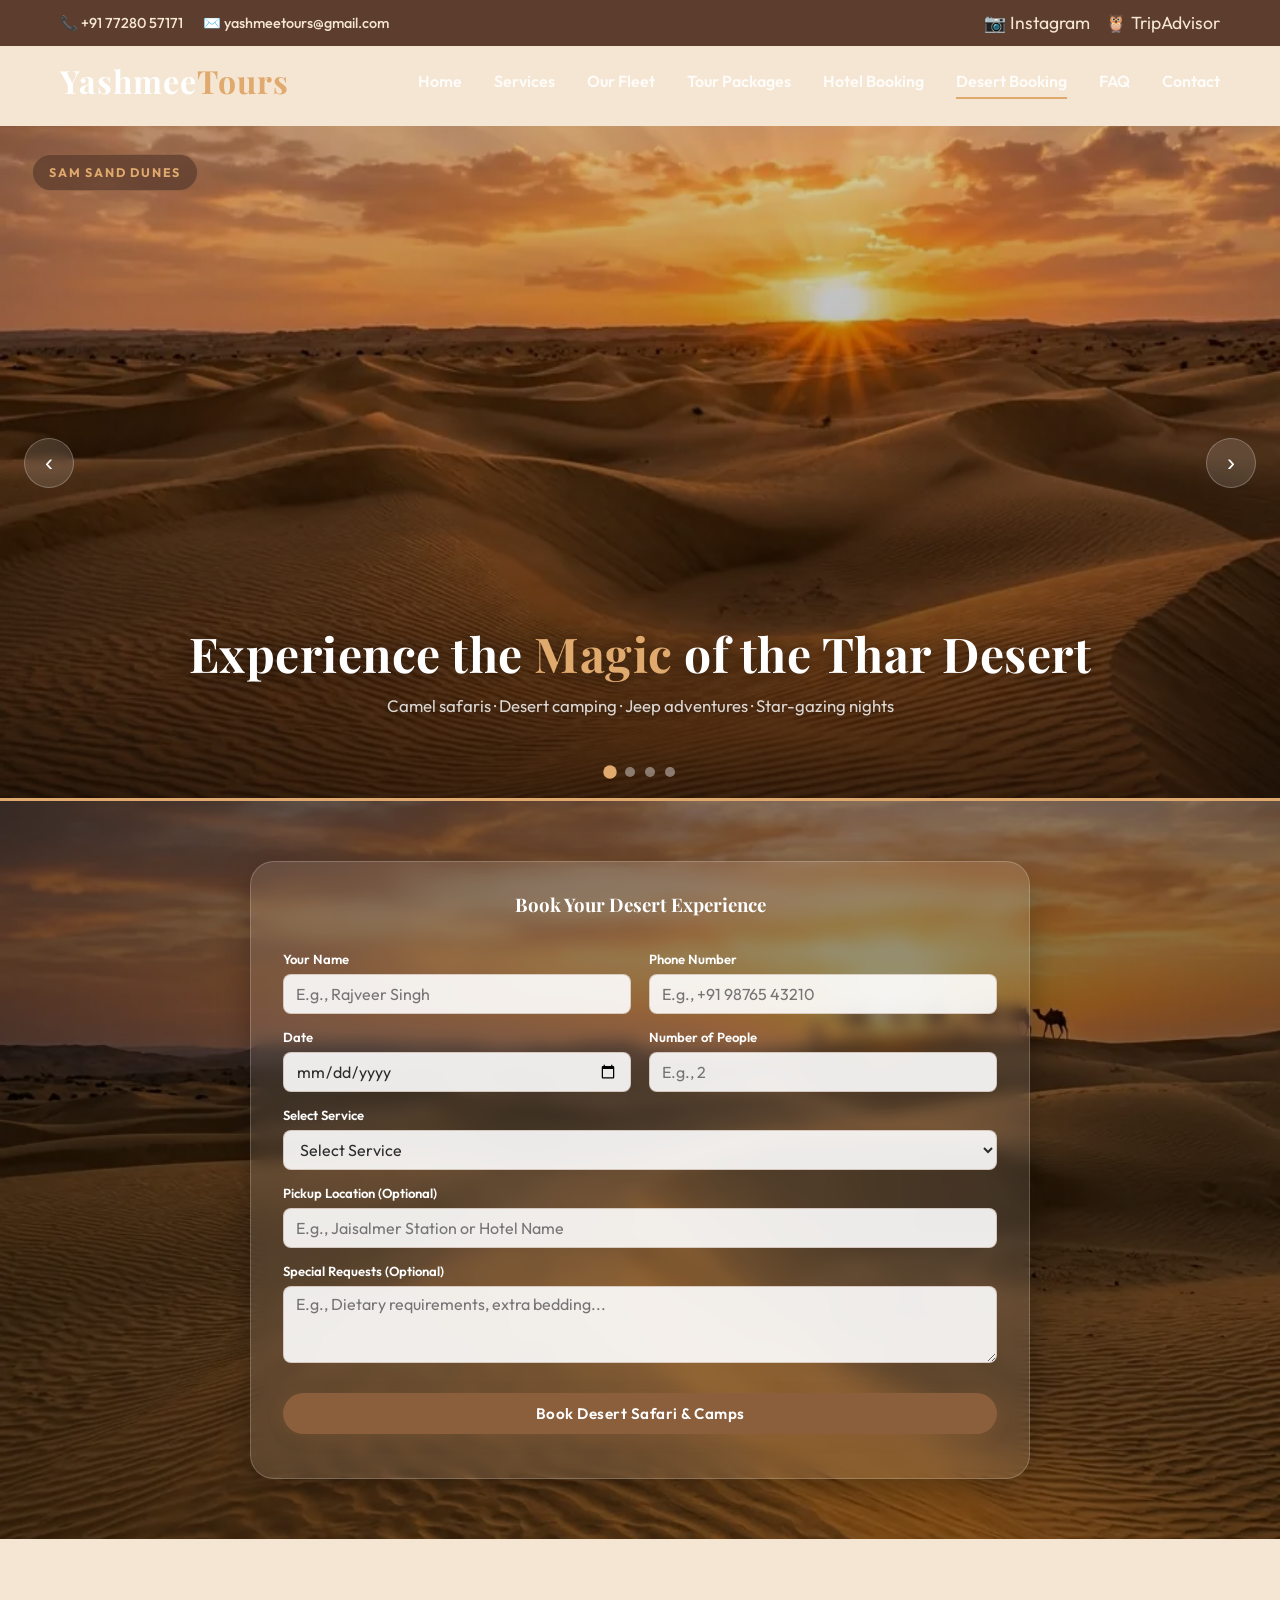
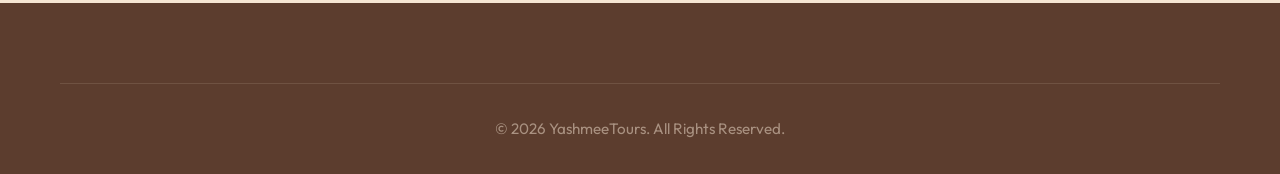
<file: desert-booking.html>
<!DOCTYPE html>
<html lang="en">

<head>
  <meta charset="UTF-8">
  <meta name="viewport" content="width=device-width, initial-scale=1.0">
  <meta name="description"
    content="Book your premium desert experience in Jaisalmer. Enjoy desert safaris, camping under the stars, and camel rides.">
  <title>Desert Booking | YashmeeTours</title>

  <!-- Favicon -->
  <link rel="icon" type="image/svg+xml" href="favicon.svg">
  <link rel="icon" type="image/png" sizes="32x32" href="assets/images/favicon-32x32.png">
  <link rel="icon" type="image/png" sizes="16x16" href="assets/images/favicon-16x16.png">
  <link rel="apple-touch-icon" sizes="180x180" href="assets/images/apple-touch-icon.png">
  <link rel="shortcut icon" href="favicon.ico">
  <link rel="manifest" href="site.webmanifest">

  <link rel="stylesheet" href="css/style.css">
  <link rel="stylesheet" href="css/components.css">
  <link rel="stylesheet" href="css/animations.css">

  <style>
    /* ===== DESERT CAROUSEL ===== */
    .desert-carousel {
      position: relative;
      width: 100%;
      height: 75vh;
      min-height: 480px;
      max-height: 800px;
      overflow: hidden;
      background: #1a0f08;
      margin-top: 80px;
      /* offset for fixed navbar */
    }

    .carousel-slides {
      position: relative;
      width: 100%;
      height: 100%;
    }

    .carousel-slide {
      position: absolute;
      inset: 0;
      opacity: 0;
      transition: opacity 1s cubic-bezier(0.4, 0, 0.2, 1);
      will-change: opacity;
    }

    .carousel-slide.active {
      opacity: 1;
      z-index: 2;
    }

    .carousel-slide img {
      width: 100%;
      height: 100%;
      object-fit: cover;
      display: block;
    }

    /* Cinematic gradient overlay */
    .carousel-slide::after {
      content: '';
      position: absolute;
      inset: 0;
      background: linear-gradient(to bottom,
          rgba(0, 0, 0, 0.15) 0%,
          rgba(0, 0, 0, 0.28) 40%,
          rgba(0, 0, 0, 0.55) 80%,
          rgba(0, 0, 0, 0.72) 100%);
      z-index: 1;
    }

    /* Overlay text */
    .carousel-overlay-text {
      position: absolute;
      bottom: 0;
      left: 0;
      right: 0;
      z-index: 10;
      padding: 48px 40px 80px;
      text-align: center;
    }

    .carousel-tagline {
      font-family: var(--font-heading);
      font-size: clamp(1.6rem, 4vw, 3rem);
      color: #fff;
      text-shadow: 0 2px 20px rgba(0, 0, 0, 0.5);
      margin-bottom: 10px;
      letter-spacing: 0.5px;
    }

    .carousel-tagline span {
      color: var(--c-accent);
    }

    .carousel-sub {
      font-size: 1.05rem;
      color: rgba(255, 255, 255, 0.82);
      text-shadow: 0 1px 8px rgba(0, 0, 0, 0.4);
      max-width: 520px;
      margin: 0 auto;
    }

    /* Slide label badge */
    .slide-label {
      position: absolute;
      top: 28px;
      left: 32px;
      z-index: 10;
      background: rgba(92, 61, 46, 0.75);
      backdrop-filter: blur(8px);
      -webkit-backdrop-filter: blur(8px);
      color: var(--c-accent);
      font-size: 0.78rem;
      font-weight: 700;
      text-transform: uppercase;
      letter-spacing: 1.8px;
      padding: 7px 16px;
      border-radius: 50px;
      border: 1px solid rgba(224, 169, 109, 0.3);
    }

    /* Arrow Navigation */
    .carousel-arrow {
      position: absolute;
      top: 50%;
      transform: translateY(-50%);
      z-index: 20;
      background: rgba(255, 255, 255, 0.13);
      backdrop-filter: blur(6px);
      -webkit-backdrop-filter: blur(6px);
      border: 1px solid rgba(255, 255, 255, 0.25);
      color: #fff;
      width: 50px;
      height: 50px;
      border-radius: 50%;
      font-size: 1.5rem;
      cursor: pointer;
      display: flex;
      align-items: center;
      justify-content: center;
      transition: background 0.3s ease, transform 0.3s ease;
      line-height: 1;
    }

    .carousel-arrow:hover {
      background: rgba(224, 169, 109, 0.35);
      transform: translateY(-50%) scale(1.08);
    }

    .carousel-arrow-prev {
      left: 24px;
    }

    .carousel-arrow-next {
      right: 24px;
    }

    /* Dot Navigation */
    .carousel-dots-bar {
      position: absolute;
      bottom: 24px;
      left: 50%;
      transform: translateX(-50%);
      z-index: 20;
      display: flex;
      gap: 10px;
      align-items: center;
    }

    .carousel-dot {
      width: 10px;
      height: 10px;
      border-radius: 50%;
      background: rgba(255, 255, 255, 0.4);
      border: none;
      cursor: pointer;
      transition: background 0.3s ease, transform 0.3s ease;
      padding: 0;
    }

    .carousel-dot.active {
      background: var(--c-accent);
      transform: scale(1.35);
    }

    /* Progress bar */
    .carousel-progress {
      position: absolute;
      bottom: 0;
      left: 0;
      height: 3px;
      background: var(--c-accent);
      z-index: 20;
      width: 0%;
      transition: width linear;
    }

    /* ===== PAGE BODY ===== */
    .desert-booking-section {
      position: relative;
      padding: 60px 20px;
      overflow: hidden;
      z-index: 1;
    }

    .desert-booking-section::before {
      content: '';
      position: absolute;
      top: 0;
      left: 0;
      right: 0;
      bottom: 0;
      background: url('./assets/images/sam-sand-dunes.webp') center/cover no-repeat;
      z-index: -2;
    }

    .desert-booking-section::after {
      content: '';
      position: absolute;
      inset: 0;
      background: rgba(0, 0, 0, 0.45);
      z-index: -1;
    }

    .desert-booking-section .booking-card {
      max-width: 780px;
      margin: 0 auto;
    }

    /* ===== FORM TEXTAREA ===== */
    .form-control-textarea {
      width: 100%;
      padding: 0.48rem 0.75rem;
      border: 1px solid rgba(139, 94, 60, 0.2);
      border-radius: var(--radius-sm);
      background: white;
      font-family: inherit;
      color: var(--c-text-dark);
      transition: var(--transition-smooth);
      font-size: 1rem;
      resize: vertical;
      min-height: 58px;
    }

    .form-control-textarea:focus {
      outline: none;
      border-color: var(--c-secondary);
      box-shadow: 0 0 0 3px rgba(139, 94, 60, 0.1);
    }

    /* Dynamic form field groups */
    .form-fields-group {
      display: grid;
      grid-template-columns: repeat(2, minmax(0, 1fr));
      gap: 0.75rem 1.15rem;
      align-items: start;
    }

    .form-fields-group > * {
      min-width: 0;
    }

    .form-fields-group .form-group {
      margin-bottom: 0;
    }

    .form-fields-group + .form-fields-group {
      margin-top: 0.75rem;
    }

    @media (max-width: 600px) {
      .form-fields-group {
        grid-template-columns: 1fr;
        gap: 0.45rem;
      }
      .form-fields-group + .form-fields-group {
        margin-top: 0.45rem;
      }
    }

    .form-group-full {
      grid-column: 1 / -1;
    }

    /* ===== RESPONSIVE ===== */
    @media (max-width: 768px) {
      .desert-carousel {
        height: 55vw;
        min-height: 300px;
      }

      .carousel-overlay-text {
        padding: 24px 20px 60px;
      }

      .carousel-tagline {
        font-size: 1.3rem;
      }

      .carousel-sub {
        font-size: 0.88rem;
      }

      .carousel-arrow {
        width: 38px;
        height: 38px;
        font-size: 1.1rem;
      }

      .carousel-arrow-prev {
        left: 12px;
      }

      .carousel-arrow-next {
        right: 12px;
      }

      .slide-label {
        top: 16px;
        left: 16px;
        font-size: 0.7rem;
      }
    }

    @media (max-width: 480px) {
      .desert-carousel {
        height: 60vw;
        min-height: 240px;
      }

      .carousel-sub {
        display: none;
      }
    }
  </style>
</head>

<body>

  <!-- TOP BAR -->
  <div class="topbar delay-100">
    <div class="container">
      <div class="topbar-left">
        <a href="tel:+917728057171">📞 +91 77280 57171</a>
        <a href="https://mail.google.com/mail/?view=cm&fs=1&to=yashmeetours@gmail.com&su=Booking%20Inquiry&body=Hello%2C%20I%20want%20to%20inquire%20about%20your%20services."
          target="_blank" rel="noopener noreferrer">✉️ yashmeetours@gmail.com</a>
      </div>
      <div class="topbar-right">
        <a href="https://instagram.com/yashmee_tours" target="_blank" title="Instagram">📷 Instagram</a>
        <a href="#" title="TripAdvisor">🦉 TripAdvisor</a>
      </div>
    </div>
  </div>

  <!-- NAVBAR -->
  <nav class="navbar scrolled">
    <div class="container">
      <a href="index.html" class="nav-logo">Yashmee<span>Tours</span></a>
      <div class="nav-links">
        <a href="index.html">Home</a>
        <a href="services.html">Services</a>
        <a href="fleet.html">Our Fleet</a>
        <a href="packages.html">Tour Packages</a>
        <a href="hotel-booking.html">Hotel Booking</a>
        <a href="desert-booking.html" class="active">Desert Booking</a>
        <a href="faq.html">FAQ</a>
        <a href="contact.html">Contact</a>
      </div>
      <button class="hamburger">
        <span></span><span></span><span></span>
      </button>
    </div>
  </nav>

  <!-- ===== DESERT IMAGE CAROUSEL ===== -->
  <section class="desert-carousel" id="desert-carousel" aria-label="Desert experience gallery">

    <div class="carousel-slides">

      <!-- Slide 1: Sam Sand Dunes -->
      <div class="carousel-slide active" id="slide-1" role="img" aria-label="Sam Sand Dunes, Jaisalmer">
        <span class="slide-label">Sam Sand Dunes</span>
        <img src="./assets/images/carousel-sam-dunes.webp" alt="Golden Sam Sand Dunes at sunset, Jaisalmer" loading="eager" decoding="sync" width="800" height="800">
      </div>

      <!-- Slide 2: Camel Safari -->
      <div class="carousel-slide" id="slide-2" role="img" aria-label="Camel Safari at sunset">
        <span class="slide-label">Camel Safari</span>
        <img src="./assets/images/carousel-camel-safari.webp" alt="Camel caravan silhouette at golden sunset in Thar Desert" loading="lazy" decoding="async" width="800" height="800">
      </div>

      <!-- Slide 3: Desert Camping -->
      <div class="carousel-slide" id="slide-3" role="img" aria-label="Desert camping tents">
        <span class="slide-label">Desert Camping</span>
        <img src="./assets/images/carousel-desert-camp.webp" alt="Luxury desert camping tents lit by lanterns under a starry sky" loading="lazy" decoding="async" width="800" height="800">
      </div>

      <!-- Slide 4: Jeep Safari -->
      <div class="carousel-slide" id="slide-4" role="img" aria-label="Jeep safari adventure">
        <span class="slide-label">Jeep Safari</span>
        <img src="./assets/images/carousel-jeep-safari.webp" alt="4x4 jeep racing through golden sand dunes at sunset" loading="lazy" decoding="async" width="800" height="800">
      </div>

    </div>

    <!-- Overlay text -->
    <div class="carousel-overlay-text">
      <h2 class="carousel-tagline">Experience the <span>Magic</span> of the Thar Desert</h2>
      <p class="carousel-sub">Camel safaris · Desert camping · Jeep adventures · Star-gazing nights</p>
    </div>

    <!-- Arrow controls -->
    <button class="carousel-arrow carousel-arrow-prev" id="carousel-prev-btn"
      aria-label="Previous slide">&#8249;</button>
    <button class="carousel-arrow carousel-arrow-next" id="carousel-next-btn" aria-label="Next slide">&#8250;</button>

    <!-- Dot navigation -->
    <div class="carousel-dots-bar" id="carousel-dots-bar" role="tablist" aria-label="Slide navigation">
      <button class="carousel-dot active" data-index="0" aria-label="Slide 1" aria-selected="true" role="tab"></button>
      <button class="carousel-dot" data-index="1" aria-label="Slide 2" aria-selected="false" role="tab"></button>
      <button class="carousel-dot" data-index="2" aria-label="Slide 3" aria-selected="false" role="tab"></button>
      <button class="carousel-dot" data-index="3" aria-label="Slide 4" aria-selected="false" role="tab"></button>
    </div>

    <!-- Progress bar -->
    <div class="carousel-progress" id="carousel-progress"></div>

  </section>

  <!-- DESERT BOOKING WIDGET -->
  <section class="desert-booking-section" id="desert-booking">
    <div class="container">
      <div class="booking-card reveal">
        <h3 class="mb-2" style="font-family: var(--font-heading); color: var(--c-primary); text-align: center;"
          id="booking-heading">Book
          Your Desert Experience</h3>

        <form id="desert-booking-form">

          <!-- ===== SHARED FIELDS ===== -->
          <div class="form-fields-group visible" id="shared-fields">
            <div class="form-group">
              <label for="name">Your Name</label>
              <input type="text" id="name" class="form-control" placeholder="E.g., Rajveer Singh" required>
            </div>
            <div class="form-group">
              <label for="phone">Phone Number</label>
              <input type="tel" id="phone" class="form-control" placeholder="E.g., +91 98765 43210" required>
            </div>
          </div>

          <!-- ===== DESERT FIELDS ===== -->
          <div class="form-fields-group visible" id="desert-fields" style="display: grid; opacity: 1; transform: none;">
            <div class="form-group">
              <label for="date">Date</label>
              <input type="date" id="date" class="form-control" required>
            </div>
            <div class="form-group">
              <label for="people">Number of People</label>
              <input type="number" id="people" class="form-control" placeholder="E.g., 2" min="1" max="50" required>
            </div>
            <div class="form-group form-group-full" style="grid-column: 1 / -1; width: 100%;">
              <label for="service">Select Service</label>
              <select id="service" class="form-control" required>
                <option value="" disabled selected>Select Service</option>
                <option>Desert Safari</option>
                <option>Desert Camping</option>
                <option>Both</option>
              </select>
            </div>
            <div class="form-group form-group-full" style="grid-column: 1 / -1; width: 100%;">
              <label for="pickup">Pickup Location (Optional)</label>
              <input type="text" id="pickup" class="form-control" placeholder="E.g., Jaisalmer Station or Hotel Name">
            </div>
            <div class="form-group form-group-full" style="grid-column: 1 / -1; width: 100%;">
              <label for="requests">Special Requests (Optional)</label>
              <textarea id="requests" class="form-control-textarea"
                placeholder="E.g., Dietary requirements, extra bedding..." rows="3"></textarea>
            </div>
          </div>

          <!-- ===== SUBMIT ===== -->
          <div class="form-fields-group visible" id="submit-group">
            <div class="form-group form-group-full">
              <button type="submit" id="booking-btn" class="btn btn-primary">
                Book Desert Safari &amp; Camps
              </button>
              <p id="booking-status"
                style="text-align:center; margin-top:12px; font-weight:600; color: var(--c-secondary); display:none;">
              </p>
            </div>
          </div>

        </form>
      </div>
    </div>
  </section>

  <!-- FOOTER -->
  <footer class="footer reveal">
    <div class="container">
      <div class="footer-bottom">
        <p>&copy; 2026 YashmeeTours. All Rights Reserved.</p>
      </div>
    </div>
  </footer>

  <script src="js/main.js"></script>

  <!-- ===== CAROUSEL SCRIPT ===== -->
  <script>
    (function () {
      const SLIDE_COUNT = 4;
      const AUTO_INTERVAL = 3800; // ms between slides
      const PROGRESS_DURATION = AUTO_INTERVAL; // synced

      let currentIndex = 0;
      let autoTimer = null;
      let progressTimer = null;
      let isHovered = false;

      const slides = Array.from(document.querySelectorAll('.carousel-slide'));
      const dots = Array.from(document.querySelectorAll('.carousel-dot'));
      const progressBar = document.getElementById('carousel-progress');
      const prevBtn = document.getElementById('carousel-prev-btn');
      const nextBtn = document.getElementById('carousel-next-btn');
      const carousel = document.getElementById('desert-carousel');

      function goTo(index) {
        // wrap around
        index = ((index % SLIDE_COUNT) + SLIDE_COUNT) % SLIDE_COUNT;

        slides[currentIndex].classList.remove('active');
        dots[currentIndex].classList.remove('active');
        dots[currentIndex].setAttribute('aria-selected', 'false');

        currentIndex = index;

        slides[currentIndex].classList.add('active');
        dots[currentIndex].classList.add('active');
        dots[currentIndex].setAttribute('aria-selected', 'true');

        resetProgress();
      }

      function next() { goTo(currentIndex + 1); }
      function prev() { goTo(currentIndex - 1); }

      // --- Progress bar animation ---
      function resetProgress() {
        if (progressBar) {
          progressBar.style.transition = 'none';
          progressBar.style.width = '0%';
          // Force reflow to restart animation
          void progressBar.offsetWidth;
          progressBar.style.transition = `width ${PROGRESS_DURATION}ms linear`;
          progressBar.style.width = '100%';
        }
      }

      // --- Auto-slide ---
      function startAuto() {
        stopAuto();
        autoTimer = setInterval(() => {
          if (!isHovered) next();
        }, AUTO_INTERVAL);
      }

      function stopAuto() {
        if (autoTimer) { clearInterval(autoTimer); autoTimer = null; }
      }

      // --- Controls ---
      prevBtn.addEventListener('click', () => { prev(); startAuto(); });
      nextBtn.addEventListener('click', () => { next(); startAuto(); });

      dots.forEach((dot, i) => {
        dot.addEventListener('click', () => { goTo(i); startAuto(); });
      });

      // --- Pause on hover (desktop) ---
      carousel.addEventListener('mouseenter', () => { isHovered = true; });
      carousel.addEventListener('mouseleave', () => { isHovered = false; });

      // --- Touch / swipe support (mobile) ---
      let touchStartX = 0;
      carousel.addEventListener('touchstart', (e) => {
        touchStartX = e.changedTouches[0].screenX;
      }, { passive: true });
      carousel.addEventListener('touchend', (e) => {
        const diff = touchStartX - e.changedTouches[0].screenX;
        if (Math.abs(diff) > 40) {
          diff > 0 ? next() : prev();
          startAuto();
        }
      }, { passive: true });

      // --- Keyboard navigation ---
      carousel.addEventListener('keydown', (e) => {
        if (e.key === 'ArrowLeft') { prev(); startAuto(); }
        if (e.key === 'ArrowRight') { next(); startAuto(); }
      });

      // --- Init ---
      resetProgress();
      startAuto();
    })();
  </script>

</body>

</html>
</file>
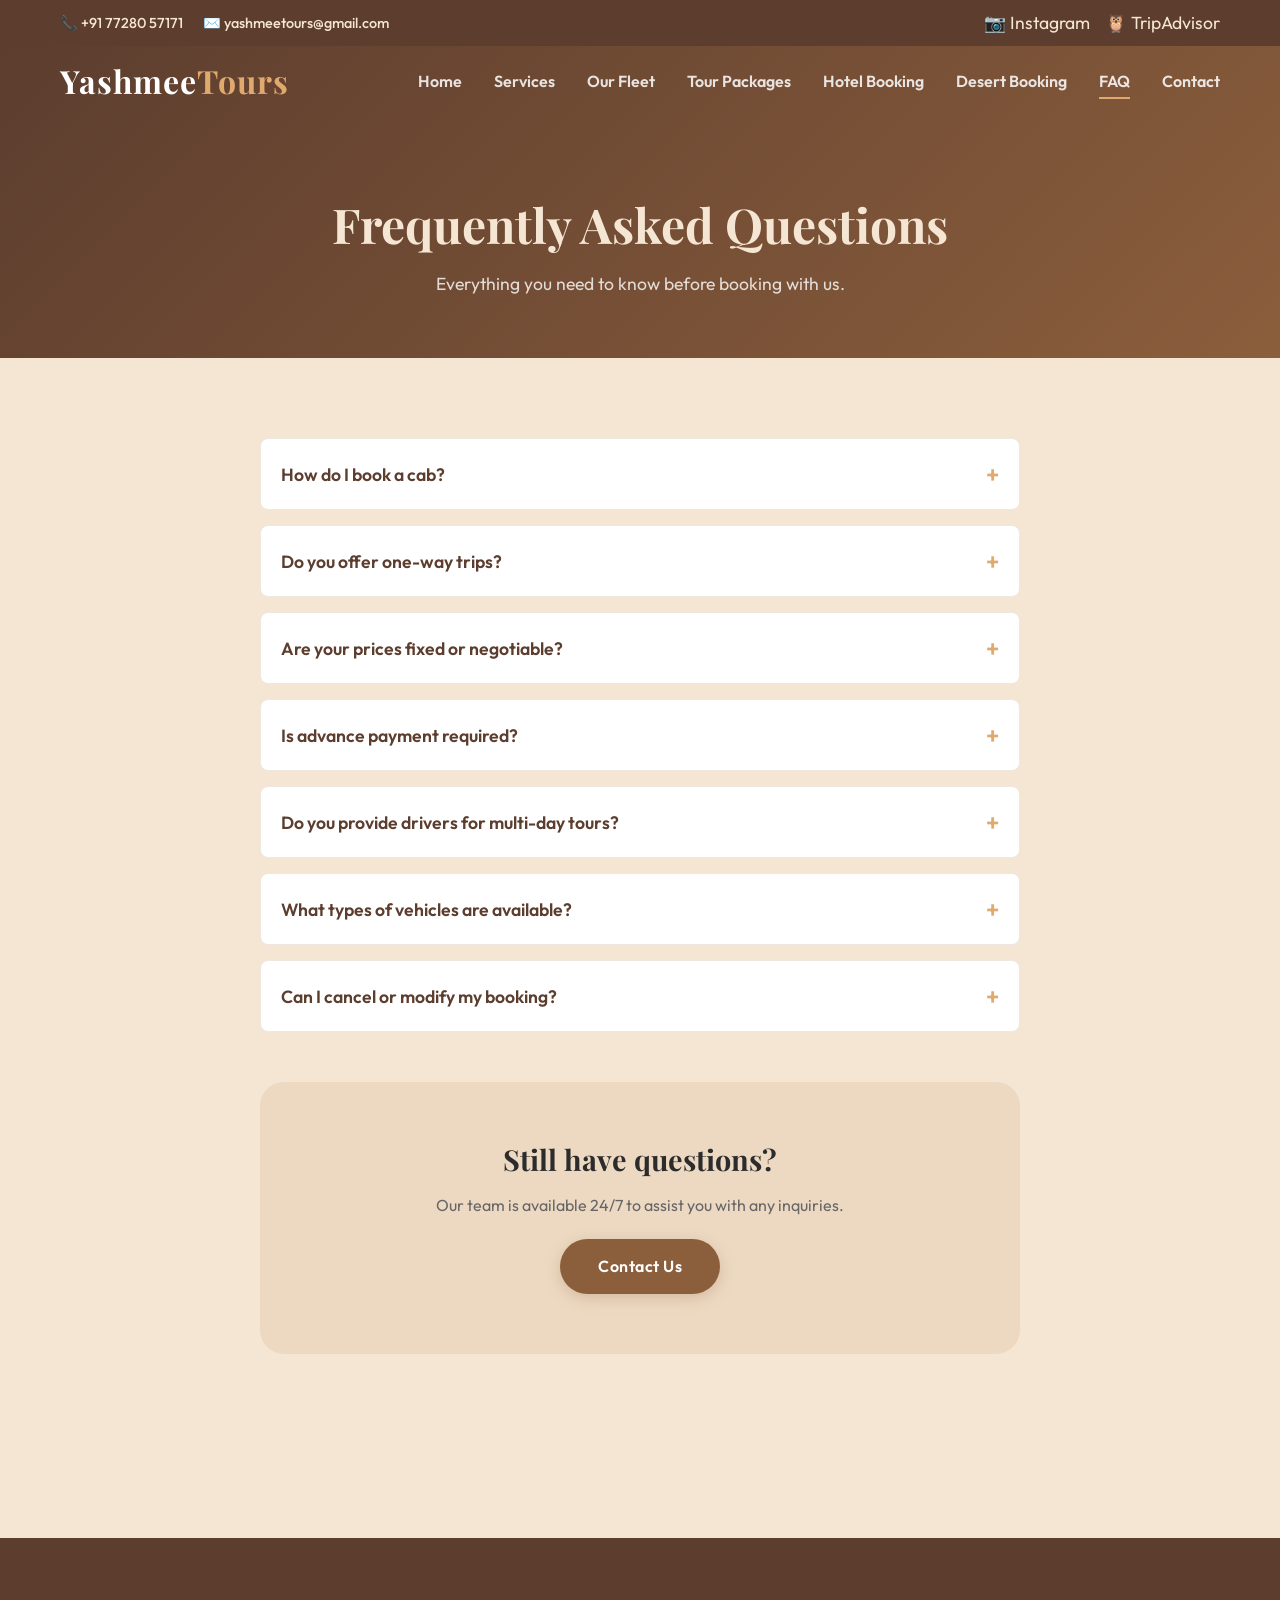
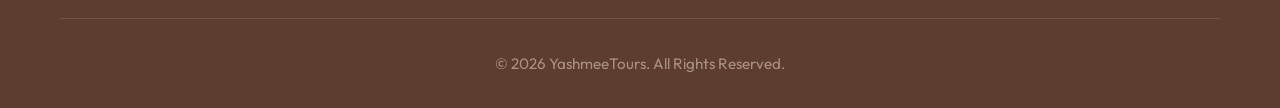
<file: faq.html>
<!DOCTYPE html>
<html lang="en">

<head>
  <meta charset="UTF-8">
  <meta name="viewport" content="width=device-width, initial-scale=1.0">
  <title>FAQ | YashmeeTours</title>
  <meta name="description"
    content="Frequently asked questions about booking cabs, pricing, payment, and tour services with YashmeeTours.">

  <!-- Favicon -->
  <link rel="icon" type="image/svg+xml" href="favicon.svg">
  <link rel="icon" type="image/png" sizes="32x32" href="assets/images/favicon-32x32.png">
  <link rel="icon" type="image/png" sizes="16x16" href="assets/images/favicon-16x16.png">
  <link rel="apple-touch-icon" sizes="180x180" href="assets/images/apple-touch-icon.png">
  <link rel="shortcut icon" href="favicon.ico">
  <link rel="manifest" href="site.webmanifest">

  <link rel="stylesheet" href="css/style.css">
  <link rel="stylesheet" href="css/components.css">
  <link rel="stylesheet" href="css/animations.css">
  <style>
    .page-header {
      padding-top: 150px;
      padding-bottom: 60px;
      background: linear-gradient(135deg, var(--c-primary), var(--c-secondary));
      color: var(--c-background);
      text-align: center;
    }

    .page-header h1 {
      color: var(--c-background);
      font-size: 3rem;
      margin-bottom: 15px;
    }

    /* CTA Banner */
    .faq-cta {
      text-align: center;
      padding: 60px 20px;
      background: #EDD9C2;
      border-radius: var(--radius-lg);
      margin: 0 auto 40px;
      max-width: 800px;
    }

    .faq-cta h3 {
      font-family: var(--font-heading);
      color: var(--c-text-dark);
      font-size: 1.8rem;
      margin-bottom: 15px;
    }
  </style>
</head>

<body>

  <!-- TOP BAR -->
  <div class="topbar delay-100">
    <div class="container">
      <div class="topbar-left">
        <a href="tel:+917728057171">📞 +91 77280 57171</a>
        <a href="https://mail.google.com/mail/?view=cm&fs=1&to=yashmeetours@gmail.com&su=Booking%20Inquiry&body=Hello%2C%20I%20want%20to%20inquire%20about%20your%20services." target="_blank" rel="noopener noreferrer">✉️ yashmeetours@gmail.com</a>
      </div>
      <div class="topbar-right">
        <a href="https://instagram.com/yashmee_tours" target="_blank" title="Instagram">📷 Instagram</a>
        <a href="#" title="TripAdvisor">🦉 TripAdvisor</a>
      </div>
    </div>
  </div>

  <!-- NAVBAR -->
  <nav class="navbar scrolled">
    <div class="container">
      <a href="index.html" class="nav-logo">Yashmee<span>Tours</span></a>
      <div class="nav-links">
        <a href="index.html">Home</a>
        <a href="services.html">Services</a>
        <a href="fleet.html">Our Fleet</a>
        <a href="packages.html">Tour Packages</a>
        <a href="hotel-booking.html">Hotel Booking</a>
        <a href="desert-booking.html">Desert Booking</a>
        <a href="faq.html" class="active">FAQ</a>
        <a href="contact.html">Contact</a>
      </div>
      <button class="hamburger">
        <span></span><span></span><span></span>
      </button>
    </div>
  </nav>

  <!-- PAGE HEADER -->
  <section class="page-header">
    <div class="container fade-down">
      <h1>Frequently Asked Questions</h1>
      <p style="color: rgba(255,255,255,0.8); font-size: 1.1rem;">Everything you need to know before booking with us.
      </p>
    </div>
  </section>

  <!-- FAQ SECTION -->
  <section class="faq-section reveal">
    <div class="container faq-container">

      <div class="faq-list">
        <div class="faq-item reveal reveal-stagger-1">
          <button class="faq-question">How do I book a cab?</button>
          <div class="faq-answer">
            <p style="padding-top: 10px;">You can book directly through the quick booking form on our homepage, by
              calling our 24/7 helpline at +91 77280 57171, or by sending us a message on WhatsApp. We confirm bookings
              instantly.</p>
          </div>
        </div>

        <div class="faq-item reveal reveal-stagger-2">
          <button class="faq-question">Do you offer one-way trips?</button>
          <div class="faq-answer">
            <p style="padding-top: 10px;">Yes, we offer one-way drops between major cities in Rajasthan including
              Jaisalmer, Jodhpur, Jaipur, Udaipur, and Bikaner at very competitive rates.</p>
          </div>
        </div>

        <div class="faq-item reveal reveal-stagger-3">
          <button class="faq-question">Are your prices fixed or negotiable?</button>
          <div class="faq-answer">
            <p style="padding-top: 10px;">Our prices are fixed and highly transparent. There are no hidden costs, tolls,
              or driver allowances added at the end of your trip unless expressly stated.</p>
          </div>
        </div>

        <div class="faq-item reveal reveal-stagger-1">
          <button class="faq-question">Is advance payment required?</button>
          <div class="faq-answer">
            <p style="padding-top: 10px;">We typically require a nominal advance payment (10%-20%) to secure your
              booking, especially during peak tourist season. The rest can be paid directly to the driver.</p>
          </div>
        </div>

        <div class="faq-item reveal reveal-stagger-2">
          <button class="faq-question">Do you provide drivers for multi-day tours?</button>
          <div class="faq-answer">
            <p style="padding-top: 10px;">Absolutely. Our experienced drivers act as excellent guides for multi-day
              itineraries across Rajasthan and ensure a smooth, safe journey throughout.</p>
          </div>
        </div>

        <div class="faq-item reveal reveal-stagger-3">
          <button class="faq-question">What types of vehicles are available?</button>
          <div class="faq-answer">
            <p style="padding-top: 10px;">We boast a versatile fleet ranging from comfortable sedans (Swift Dzire,
              Etios) and family MUVs (Innova Crysta) to luxury SUVs (Fortuner) and Tempo Travellers for larger groups.
            </p>
          </div>
        </div>

        <div class="faq-item reveal reveal-stagger-1">
          <button class="faq-question">Can I cancel or modify my booking?</button>
          <div class="faq-answer">
            <p style="padding-top: 10px;">Yes. Cancellations made 24 hours before the trip are fully refundable.
              Modifications can be made anytime by calling or messaging us on WhatsApp.</p>
          </div>
        </div>
      </div>

      <!-- CTA -->
      <div class="faq-cta reveal" style="margin-top: 50px;">
        <h3>Still have questions?</h3>
        <p style="color: #666; margin-bottom: 20px;">Our team is available 24/7 to assist you with any inquiries.</p>
        <a href="contact.html#contact" class="btn btn-primary">Contact Us</a>
      </div>

    </div>
  </section>

  <!-- FOOTER -->
  <footer class="footer reveal">
    <div class="container">
      <div class="footer-bottom">
        <p>&copy; 2026 YashmeeTours. All Rights Reserved.</p>
      </div>
    </div>
  </footer>

  <script src="js/main.js"></script>
</body>

</html>
</file>
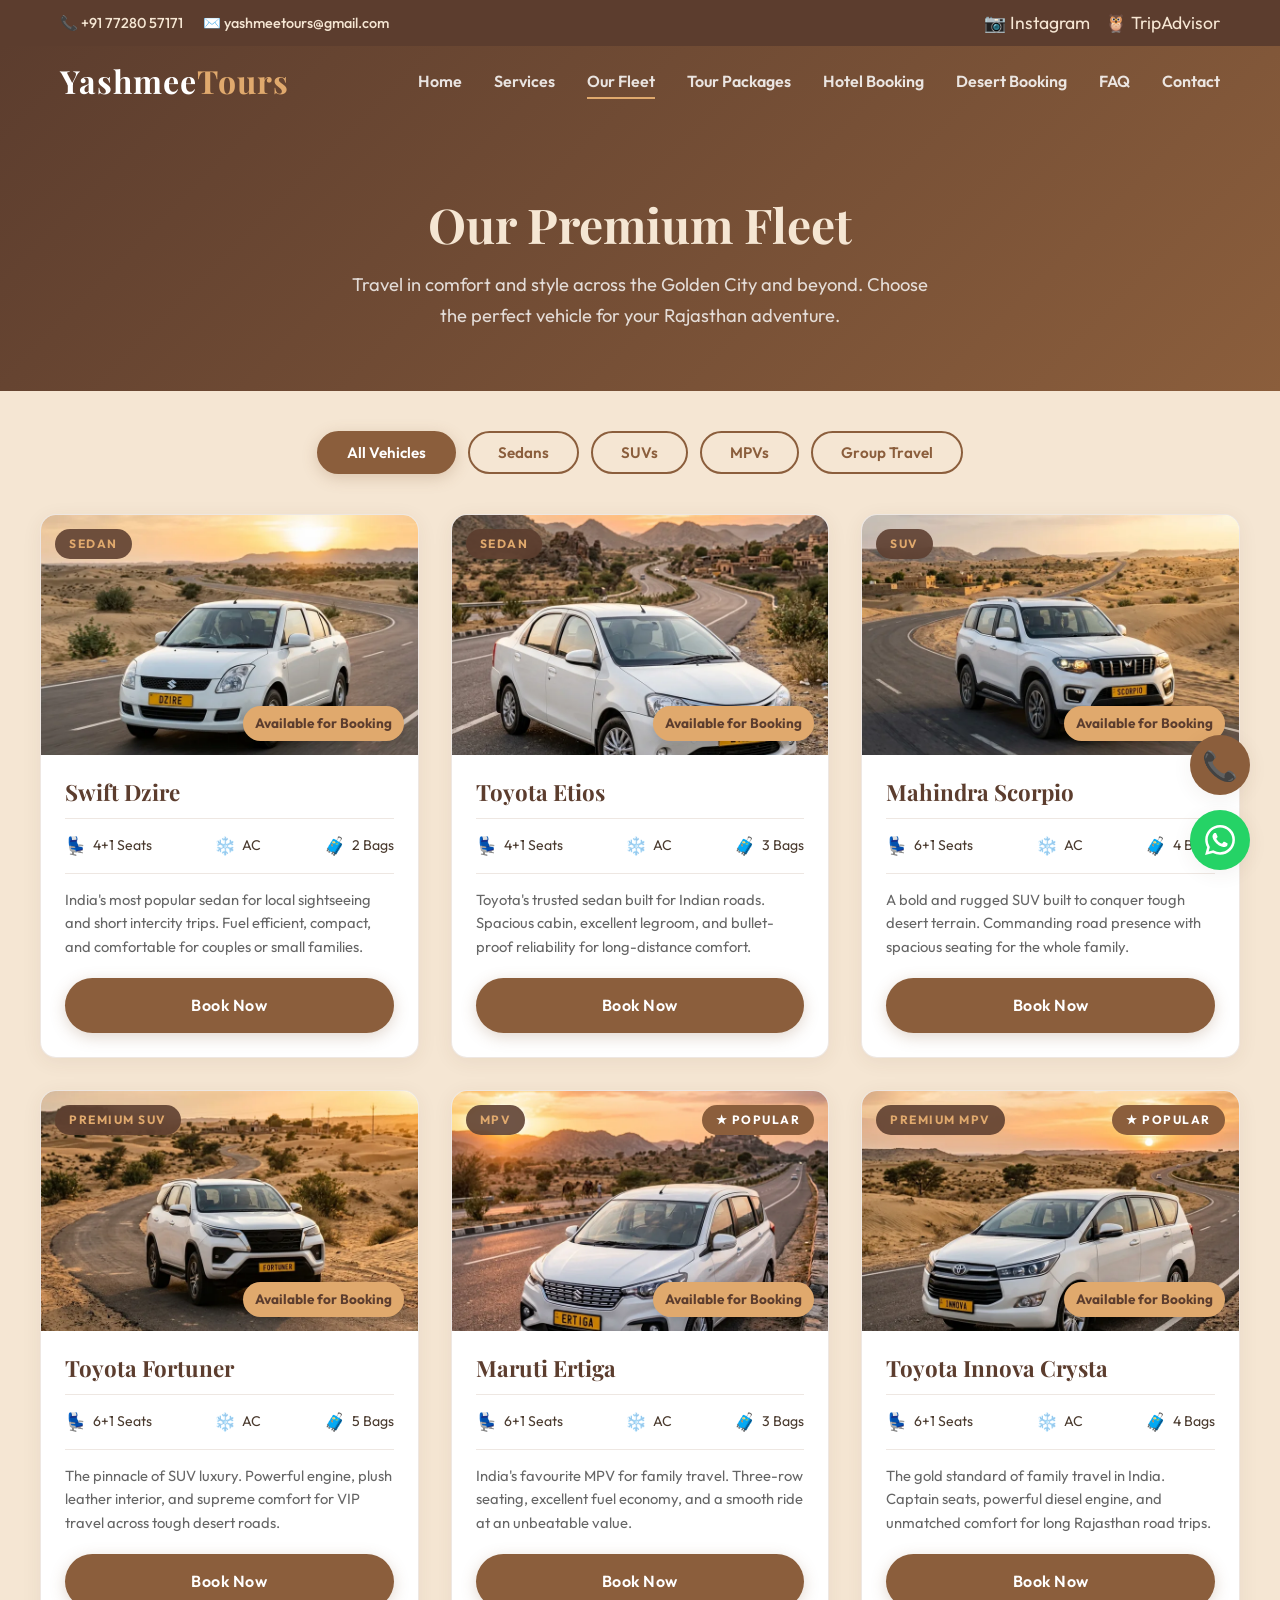
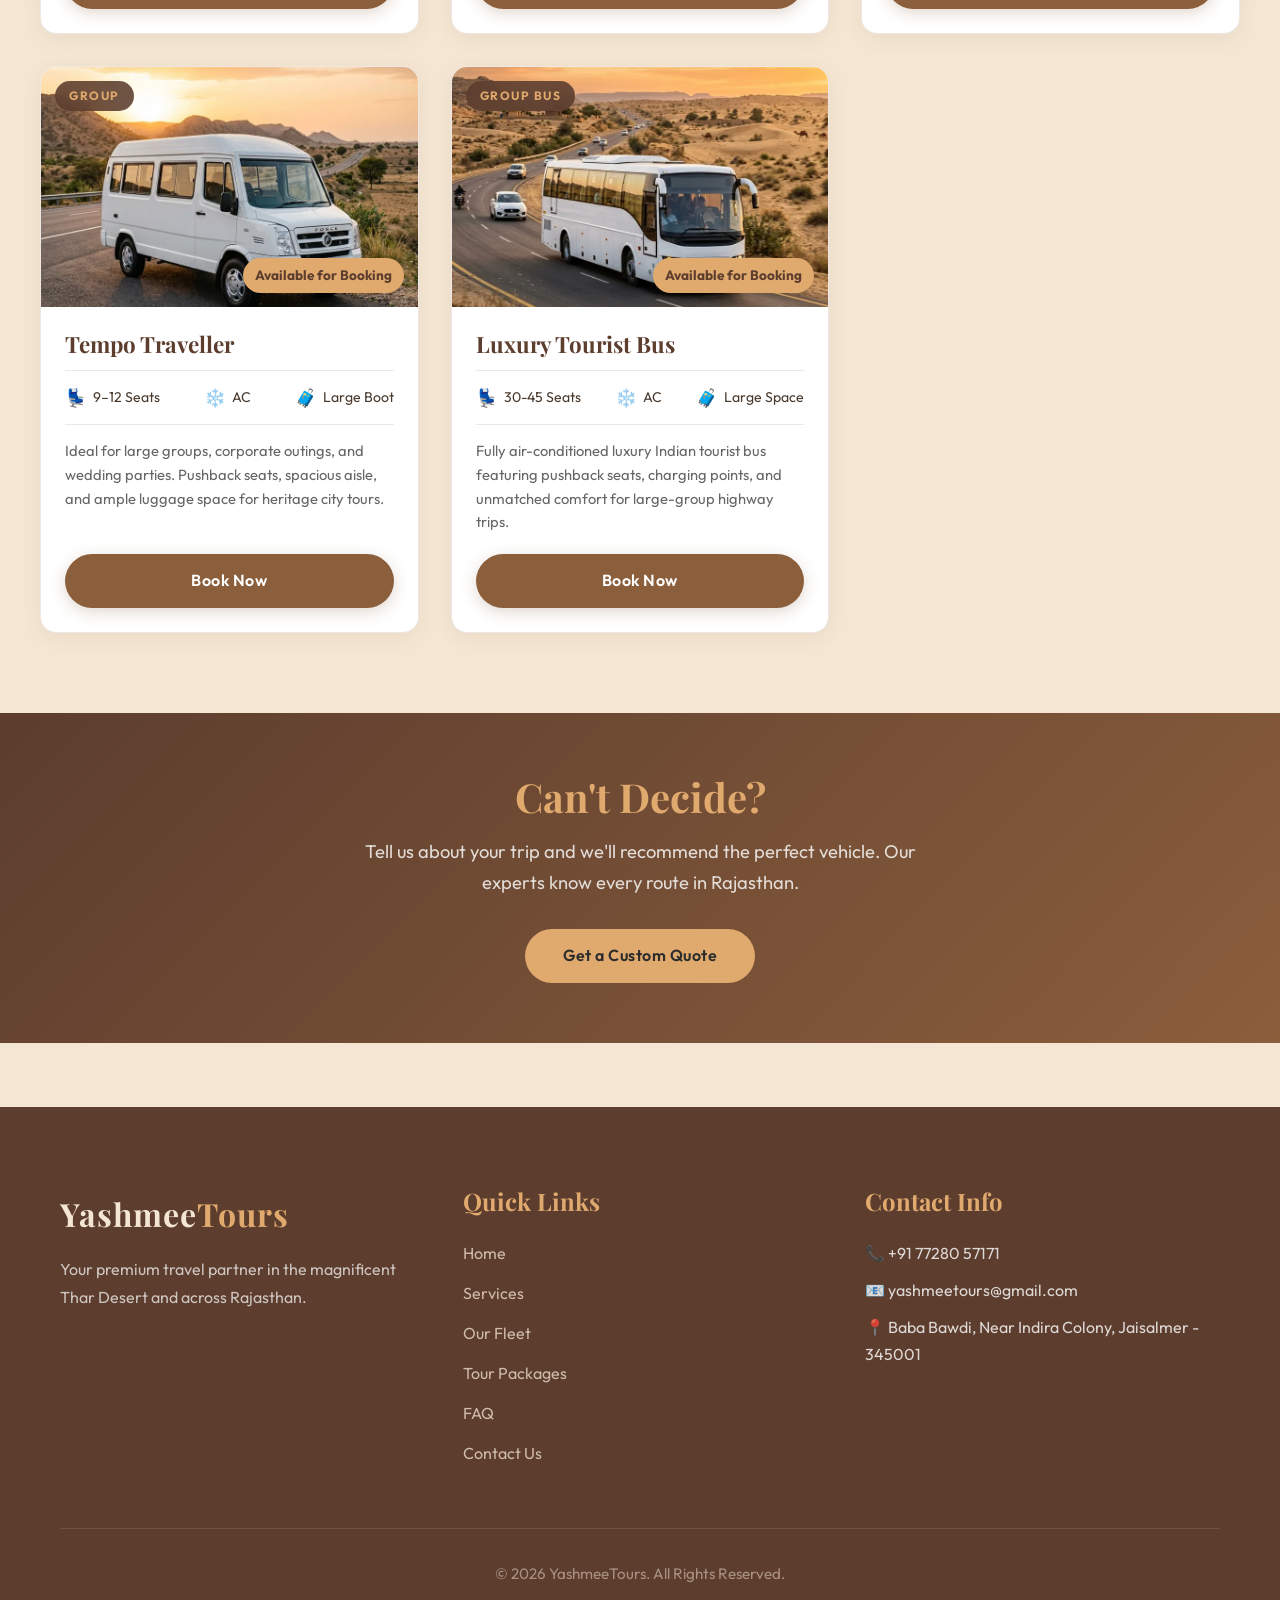
<file: fleet.html>
<!DOCTYPE html>
<html lang="en">

<head>
  <meta charset="UTF-8">
  <meta name="viewport" content="width=device-width, initial-scale=1.0">
  <meta name="description"
    content="Explore YashmeeTours premium fleet of vehicles for taxi and travel services across Rajasthan. Sedans, SUVs, MPVs and group travellers available.">
  <title>Our Fleet | YashmeeTours – Premium Taxi Vehicles</title>

  <!-- Favicon -->
  <link rel="icon" type="image/svg+xml" href="favicon.svg">
  <link rel="icon" type="image/png" sizes="32x32" href="assets/images/favicon-32x32.png">
  <link rel="icon" type="image/png" sizes="16x16" href="assets/images/favicon-16x16.png">
  <link rel="apple-touch-icon" sizes="180x180" href="assets/images/apple-touch-icon.png">
  <link rel="shortcut icon" href="favicon.ico">
  <link rel="manifest" href="site.webmanifest">

  <link rel="stylesheet" href="css/style.css">
  <link rel="stylesheet" href="css/components.css">
  <link rel="stylesheet" href="css/animations.css">
  <style>
    /* PAGE HEADER */
    .page-header {
      padding-top: 150px;
      padding-bottom: 60px;
      background: linear-gradient(135deg, var(--c-primary), var(--c-secondary));
      color: var(--c-background);
      text-align: center;
    }

    .page-header h1 {
      color: var(--c-background);
      font-size: 3rem;
      margin-bottom: 15px;
    }

    .page-header p {
      color: rgba(255, 255, 255, 0.8);
      font-size: 1.15rem;
      max-width: 600px;
      margin: 0 auto;
    }

    /* CATEGORY FILTER TABS */
    .fleet-filters {
      display: flex;
      justify-content: center;
      flex-wrap: wrap;
      gap: 12px;
      padding: 40px 20px 10px;
    }

    .filter-btn {
      padding: 10px 28px;
      border: 2px solid var(--c-secondary);
      border-radius: var(--radius-pill);
      background: transparent;
      color: var(--c-secondary);
      font-family: var(--font-body);
      font-weight: 600;
      font-size: 0.95rem;
      cursor: pointer;
      transition: var(--transition-smooth);
    }

    .filter-btn:hover,
    .filter-btn.active {
      background: var(--c-secondary);
      color: white;
      box-shadow: 0 4px 15px rgba(139, 94, 60, 0.25);
    }

    /* FLEET SECTION */
    .fleet-section {
      padding: 30px 20px 80px;
    }

    .fleet-grid-large {
      display: grid;
      grid-template-columns: repeat(3, 1fr);
      gap: 32px;
      max-width: 1200px;
      margin: 0 auto;
    }

    /* CAR CARD */
    .car-card {
      position: relative;
      border-radius: var(--radius-md);
      overflow: hidden;
      background: var(--c-card-bg);
      box-shadow: var(--shadow-soft);
      border: 1px solid var(--c-border);
      transition: var(--transition-smooth);
      display: flex;
      flex-direction: column;
    }

    .car-card:hover {
      transform: translateY(-8px);
      box-shadow: var(--shadow-hover);
    }

    .car-card-img {
      position: relative;
      height: 240px;
      overflow: hidden;
    }

    .car-card-img img {
      width: 100%;
      height: 100%;
      object-fit: cover;
      transition: transform 0.6s cubic-bezier(0.25, 0.8, 0.25, 1);
    }

    .car-card:hover .car-card-img img {
      transform: scale(1.08);
    }

    /* Category Badge */
    .car-badge {
      position: absolute;
      top: 14px;
      left: 14px;
      background: rgba(92, 61, 46, 0.88);
      backdrop-filter: blur(8px);
      color: var(--c-accent);
      font-size: 0.75rem;
      font-weight: 700;
      text-transform: uppercase;
      letter-spacing: 1.5px;
      padding: 5px 14px;
      border-radius: var(--radius-pill);
      z-index: 2;
    }

    /* Price Tag */
    .car-price-tag {
      position: absolute;
      bottom: 14px;
      right: 14px;
      background: var(--c-accent);
      color: var(--c-primary);
      font-weight: 700;
      font-size: 1rem;
      padding: 6px 16px;
      border-radius: var(--radius-pill);
      z-index: 2;
      box-shadow: 0 2px 10px rgba(0, 0, 0, 0.15);
    }

    .car-card-content {
      padding: 24px;
      display: flex;
      flex-direction: column;
      flex: 1;
    }

    .car-card-content h3 {
      font-family: var(--font-heading);
      font-size: 1.4rem;
      color: var(--c-primary);
      margin-bottom: 12px;
    }

    /* Specs Row */
    .car-specs {
      display: flex;
      justify-content: space-between;
      border-top: 1px solid var(--c-border);
      border-bottom: 1px solid var(--c-border);
      padding: 12px 0;
      margin-bottom: 14px;
    }

    .car-spec-item {
      display: flex;
      align-items: center;
      gap: 6px;
      font-size: 0.88rem;
      color: var(--c-text-body);
    }

    .car-spec-item .spec-icon {
      font-size: 1.1rem;
    }

    .car-card-desc {
      color: #666;
      font-size: 0.92rem;
      line-height: 1.6;
      margin-bottom: 20px;
      flex: 1;
    }

    .car-card .btn {
      width: 100%;
      text-align: center;
    }

    /* CTA Banner */
    .fleet-cta {
      background: linear-gradient(135deg, var(--c-primary) 0%, var(--c-secondary) 100%);
      padding: 60px 20px;
      text-align: center;
      color: var(--c-background);
    }

    .fleet-cta h2 {
      color: var(--c-accent);
      font-size: 2.5rem;
      margin-bottom: 15px;
    }

    .fleet-cta p {
      color: rgba(255, 255, 255, 0.8);
      font-size: 1.15rem;
      max-width: 600px;
      margin: 0 auto 30px;
    }

    /* RESPONSIVE */
    @media (max-width: 1024px) {
      .fleet-grid-large {
        grid-template-columns: repeat(2, 1fr);
        gap: 24px;
      }
    }

    @media (max-width: 640px) {
      .page-header h1 {
        font-size: 2.2rem;
      }

      .fleet-grid-large {
        grid-template-columns: 1fr;
        gap: 20px;
      }

      .car-card-img {
        height: 200px;
      }

      .fleet-cta h2 {
        font-size: 2rem;
      }

      .filter-btn {
        padding: 8px 20px;
        font-size: 0.88rem;
      }
    }
  </style>
</head>

<body>

  <!-- TOP BAR -->
  <div class="topbar delay-100">
    <div class="container">
      <div class="topbar-left">
        <a href="tel:+917728057171">📞 +91 77280 57171</a>
        <a href="https://mail.google.com/mail/?view=cm&fs=1&to=yashmeetours@gmail.com&su=Booking%20Inquiry&body=Hello%2C%20I%20want%20to%20inquire%20about%20your%20services." target="_blank" rel="noopener noreferrer">✉️ yashmeetours@gmail.com</a>
      </div>
      <div class="topbar-right">
        <a href="https://instagram.com/yashmee_tours" target="_blank" title="Instagram">📷 Instagram</a>
        <a href="#" title="TripAdvisor">🦉 TripAdvisor</a>
      </div>
    </div>
  </div>

  <!-- NAVBAR -->
  <nav class="navbar scrolled">
    <div class="container">
      <a href="index.html" class="nav-logo">Yashmee<span>Tours</span></a>
      <div class="nav-links">
        <a href="index.html">Home</a>
        <a href="services.html">Services</a>
        <a href="fleet.html" class="active">Our Fleet</a>
        <a href="packages.html">Tour Packages</a>
        <a href="hotel-booking.html">Hotel Booking</a>
        <a href="desert-booking.html">Desert Booking</a>
        <a href="faq.html">FAQ</a>
        <a href="contact.html">Contact</a>
      </div>
      <button class="hamburger">
        <span></span><span></span><span></span>
      </button>
    </div>
  </nav>

  <!-- PAGE HEADER -->
  <section class="page-header delay-100">
    <div class="container fade-down">
      <h1>Our Premium Fleet</h1>
      <p>Travel in comfort and style across the Golden City and beyond. Choose the perfect vehicle for your Rajasthan
        adventure.</p>
    </div>
  </section>

  <!-- CATEGORY FILTERS -->
  <div class="fleet-filters reveal">
    <button class="filter-btn active" data-filter="all" id="filter-all">All Vehicles</button>
    <button class="filter-btn" data-filter="sedan" id="filter-sedan">Sedans</button>
    <button class="filter-btn" data-filter="suv" id="filter-suv">SUVs</button>
    <button class="filter-btn" data-filter="mpv" id="filter-mpv">MPVs</button>
    <button class="filter-btn" data-filter="group" id="filter-group">Group Travel</button>
  </div>

  <!-- FLEET GRID -->
  <section class="fleet-section">
    <div class="fleet-grid-large" id="fleet-grid">

      <!-- 1. Swift Dzire -->
      <div class="car-card reveal reveal-stagger-1" data-category="sedan">
        <div class="car-card-img">
          <span class="car-badge">Sedan</span>
          <span class="car-price-tag" style="font-size: 0.85rem; padding: 6px 12px;">Available for Booking</span>
          <img src="./assets/images/dzire.webp" alt="Swift Dzire Sedan" loading="lazy" decoding="async" width="800" height="800">
        </div>
        <div class="car-card-content">
          <h3>Swift Dzire</h3>
          <div class="car-specs">
            <span class="car-spec-item"><span class="spec-icon">💺</span> 4+1 Seats</span>
            <span class="car-spec-item"><span class="spec-icon">❄️</span> AC</span>
            <span class="car-spec-item"><span class="spec-icon">🧳</span> 2 Bags</span>
          </div>
          <p class="car-card-desc">India's most popular sedan for local sightseeing and short intercity trips. Fuel
            efficient, compact, and comfortable for couples or small families.</p>
          <a href="index.html#taxi-booking" class="btn btn-primary" id="book-dzire">Book Now</a>
        </div>
      </div>

      <!-- 2. Toyota Etios -->
      <div class="car-card reveal reveal-stagger-2" data-category="sedan">
        <div class="car-card-img">
          <span class="car-badge">Sedan</span>
          <span class="car-price-tag" style="font-size: 0.85rem; padding: 6px 12px;">Available for Booking</span>
          <img src="./assets/images/toyota-etios.webp" alt="Toyota Etios Sedan" loading="lazy" decoding="async" width="800" height="800">
        </div>
        <div class="car-card-content">
          <h3>Toyota Etios</h3>
          <div class="car-specs">
            <span class="car-spec-item"><span class="spec-icon">💺</span> 4+1 Seats</span>
            <span class="car-spec-item"><span class="spec-icon">❄️</span> AC</span>
            <span class="car-spec-item"><span class="spec-icon">🧳</span> 3 Bags</span>
          </div>
          <p class="car-card-desc">Toyota's trusted sedan built for Indian roads. Spacious cabin, excellent legroom,
            and bullet-proof reliability for long-distance comfort.</p>
          <a href="index.html#taxi-booking" class="btn btn-primary" id="book-etios">Book Now</a>
        </div>
      </div>

      <!-- 5. Mahindra Scorpio -->
      <div class="car-card reveal reveal-stagger-2" data-category="suv">
        <div class="car-card-img">
          <span class="car-badge">SUV</span>
          <span class="car-price-tag" style="font-size: 0.85rem; padding: 6px 12px;">Available for Booking</span>
          <img src="./assets/images/mahindra-scorpio.webp" alt="Mahindra Scorpio SUV" loading="lazy" decoding="async" width="800" height="800">
        </div>
        <div class="car-card-content">
          <h3>Mahindra Scorpio</h3>
          <div class="car-specs">
            <span class="car-spec-item"><span class="spec-icon">💺</span> 6+1 Seats</span>
            <span class="car-spec-item"><span class="spec-icon">❄️</span> AC</span>
            <span class="car-spec-item"><span class="spec-icon">🧳</span> 4 Bags</span>
          </div>
          <p class="car-card-desc">A bold and rugged SUV built to conquer tough desert terrain. Commanding road
            presence with spacious seating for the whole family.</p>
          <a href="index.html#taxi-booking" class="btn btn-primary" id="book-scorpio">Book Now</a>
        </div>
      </div>

      <!-- 7. Toyota Fortuner -->
      <div class="car-card reveal reveal-stagger-1" data-category="suv">
        <div class="car-card-img">
          <span class="car-badge">Premium SUV</span>
          <span class="car-price-tag" style="font-size: 0.85rem; padding: 6px 12px;">Available for Booking</span>
          <img src="./assets/images/fortuner.webp" alt="Toyota Fortuner Premium SUV" loading="lazy" decoding="async" width="800" height="800">
        </div>
        <div class="car-card-content">
          <h3>Toyota Fortuner</h3>
          <div class="car-specs">
            <span class="car-spec-item"><span class="spec-icon">💺</span> 6+1 Seats</span>
            <span class="car-spec-item"><span class="spec-icon">❄️</span> AC</span>
            <span class="car-spec-item"><span class="spec-icon">🧳</span> 5 Bags</span>
          </div>
          <p class="car-card-desc">The pinnacle of SUV luxury. Powerful engine, plush leather interior, and supreme
            comfort for VIP travel across tough desert roads.</p>
          <a href="index.html#taxi-booking" class="btn btn-primary" id="book-fortuner">Book Now</a>
        </div>
      </div>

      <!-- 8. Maruti Ertiga -->
      <div class="car-card reveal reveal-stagger-2" data-category="mpv">
        <div class="car-card-img">
          <span class="car-badge">MPV</span>
          <span class="car-price-tag" style="font-size: 0.85rem; padding: 6px 12px;">Available for Booking</span>
          <img src="./assets/images/maruti-ertiga.webp" alt="Maruti Ertiga MPV" loading="lazy" decoding="async" width="800" height="800">
          <span class="car-badge" style="left: auto; right: 14px; background: var(--c-secondary); color: white;">★ Popular</span>
        </div>
        <div class="car-card-content">
          <h3>Maruti Ertiga</h3>
          <div class="car-specs">
            <span class="car-spec-item"><span class="spec-icon">💺</span> 6+1 Seats</span>
            <span class="car-spec-item"><span class="spec-icon">❄️</span> AC</span>
            <span class="car-spec-item"><span class="spec-icon">🧳</span> 3 Bags</span>
          </div>
          <p class="car-card-desc">India's favourite MPV for family travel. Three-row seating, excellent fuel economy,
            and a smooth ride at an unbeatable value.</p>
          <a href="index.html#taxi-booking" class="btn btn-primary" id="book-ertiga">Book Now</a>
        </div>
      </div>

      <!-- 9. Toyota Innova Crysta -->
      <div class="car-card reveal reveal-stagger-3" data-category="mpv">
        <div class="car-card-img">
          <span class="car-badge">Premium MPV</span>
          <span class="car-price-tag" style="font-size: 0.85rem; padding: 6px 12px;">Available for Booking</span>
          <img src="./assets/images/innova-crysta.webp" alt="Toyota Innova Crysta Premium MPV" loading="lazy" decoding="async" width="800" height="800">
          <span class="car-badge" style="left: auto; right: 14px; background: var(--c-secondary); color: white;">★ Popular</span>
        </div>
        <div class="car-card-content">
          <h3>Toyota Innova Crysta</h3>
          <div class="car-specs">
            <span class="car-spec-item"><span class="spec-icon">💺</span> 6+1 Seats</span>
            <span class="car-spec-item"><span class="spec-icon">❄️</span> AC</span>
            <span class="car-spec-item"><span class="spec-icon">🧳</span> 4 Bags</span>
          </div>
          <p class="car-card-desc">The gold standard of family travel in India. Captain seats, powerful diesel engine,
            and unmatched comfort for long Rajasthan road trips.</p>
          <a href="index.html#taxi-booking" class="btn btn-primary" id="book-innova">Book Now</a>
        </div>
      </div>

      <!-- 10. Tempo Traveller -->
      <div class="car-card reveal reveal-stagger-1" data-category="group">
        <div class="car-card-img">
          <span class="car-badge">Group</span>
          <span class="car-price-tag" style="font-size: 0.85rem; padding: 6px 12px;">Available for Booking</span>
          <img src="./assets/images/tempo-traveller.webp" alt="Tempo Traveller 12 Seater" loading="lazy" decoding="async" width="800" height="800">
        </div>
        <div class="car-card-content">
          <h3>Tempo Traveller</h3>
          <div class="car-specs">
            <span class="car-spec-item"><span class="spec-icon">💺</span> 9–12 Seats</span>
            <span class="car-spec-item"><span class="spec-icon">❄️</span> AC</span>
            <span class="car-spec-item"><span class="spec-icon">🧳</span> Large Boot</span>
          </div>
          <p class="car-card-desc">Ideal for large groups, corporate outings, and wedding parties. Pushback seats,
            spacious aisle, and ample luggage space for heritage city tours.</p>
          <a href="index.html#taxi-booking" class="btn btn-primary" id="book-tempo">Book Now</a>
        </div>
      </div>

    <!-- 10. Luxury Tourist Bus -->
      <div class="car-card reveal reveal-stagger-2" data-category="group">
        <div class="car-card-img">
          <span class="car-badge">Group Bus</span>
          <span class="car-price-tag" style="font-size: 0.85rem; padding: 6px 12px;">Available for Booking</span>
          <img src="./assets/images/luxury-tourist-bus.webp" alt="Luxury Tourist Bus 30-45 Seater" loading="lazy" decoding="async" width="800" height="800">
        </div>
        <div class="car-card-content">
          <h3>Luxury Tourist Bus</h3>
          <div class="car-specs">
            <span class="car-spec-item"><span class="spec-icon">💺</span> 30-45 Seats</span>
            <span class="car-spec-item"><span class="spec-icon">❄️</span> AC</span>
            <span class="car-spec-item"><span class="spec-icon">🧳</span> Large Space</span>
          </div>
          <p class="car-card-desc">Fully air-conditioned luxury Indian tourist bus featuring pushback seats, charging points, and unmatched comfort for large-group highway trips.</p>
          <a href="index.html#taxi-booking" class="btn btn-primary" id="book-bus">Book Now</a>
        </div>
      </div>

    </div>
  </section>

  <!-- CTA BANNER -->
  <section class="fleet-cta reveal">
    <h2>Can't Decide?</h2>
    <p>Tell us about your trip and we'll recommend the perfect vehicle. Our experts know every route in Rajasthan.</p>
    <a href="contact.html#contact" class="btn btn-secondary">Get a Custom Quote</a>
  </section>

  <!-- FOOTER -->
  <footer class="footer reveal">
    <div class="container">
      <div class="footer-grid">
        <div class="footer-col">
          <a href="index.html" class="nav-logo" style="color:var(--c-background);">Yashmee<span
              style="color:var(--c-accent);">Tours</span></a>
          <p style="margin-top: 15px; color: rgba(255,255,255,0.7);">Your premium travel partner in the magnificent
            Thar Desert and across Rajasthan.</p>
        </div>
        <div class="footer-col">
          <h4>Quick Links</h4>
          <ul class="footer-links">
            <li><a href="index.html">Home</a></li>
            <li><a href="services.html">Services</a></li>
            <li><a href="fleet.html">Our Fleet</a></li>
            <li><a href="packages.html">Tour Packages</a></li>
            <li><a href="faq.html">FAQ</a></li>
            <li><a href="contact.html">Contact Us</a></li>
          </ul>
        </div>
        <div class="footer-col">
          <h4>Contact Info</h4>
          <ul class="footer-links" style="color: rgba(255,255,255,0.8);">
            <li style="margin-bottom: 10px;">📞 +91 77280 57171</li>
            <li style="margin-bottom: 10px;">📧 <a href="https://mail.google.com/mail/?view=cm&fs=1&to=yashmeetours@gmail.com&su=Booking%20Inquiry&body=Hello%2C%20I%20want%20to%20inquire%20about%20your%20services." target="_blank" rel="noopener noreferrer" style="color: inherit; text-decoration: none;">yashmeetours@gmail.com</a></li>
            <li>📍 <a href="https://maps.app.goo.gl/LrY3r3Mqt3sAG5516" target="_blank" rel="noopener noreferrer" style="color: inherit; text-decoration: none;">Baba Bawdi, Near Indira Colony, Jaisalmer - 345001</a></li>
          </ul>
        </div>
      </div>
      <div class="footer-bottom">
        <p>&copy; 2026 YashmeeTours. All Rights Reserved.</p>
      </div>
    </div>
  </footer>

  <!-- FLOATING ACTIONS -->
  <div class="floating-actions">
    <a href="tel:+917728057171" class="fab fab-call" title="Call Us">📞</a>
    <a href="https://wa.me/919928454728?text=Hello%20YashmeeTours!%20I%20am%20looking%20for%20a%20taxi." target="_blank"
      class="fab fab-whatsapp" title="WhatsApp Us">
      <svg width="30" height="30" viewBox="0 0 24 24" fill="white" xmlns="http://www.w3.org/2000/svg">
        <path
          d="M17.472 14.382c-.297-.149-1.758-.867-2.03-.967-.273-.099-.471-.148-.67.15-.197.297-.767.966-.94 1.164-.173.199-.347.223-.644.075-.297-.15-1.255-.463-2.39-1.475-.883-.788-1.48-1.761-1.653-2.059-.173-.297-.018-.458.13-.606.134-.133.298-.347.446-.52.149-.174.198-.298.298-.497.099-.198.05-.371-.025-.52-.075-.149-.669-1.612-.916-2.207-.242-.579-.487-.5-.669-.51a5.8 5.8 0 0 0-.57-.01c-.198 0-.52.074-.792.372s-1.04 1.015-1.04 2.476 1.065 2.872 1.213 3.071c.149.198 2.096 3.2 5.077 4.487.709.306 1.262.489 1.694.625.712.227 1.36.195 1.871.118.571-.085 1.758-.719 2.006-1.413.248-.694.248-1.289.173-1.413-.074-.124-.272-.198-.57-.347m-5.421 7.403h-.004a9.87 9.87 0 0 1-5.031-1.378l-.361-.214-3.741.982.998-3.648-.235-.374a9.86 9.86 0 0 1-1.51-5.26c.001-5.45 4.436-9.884 9.888-9.884 2.64 0 5.122 1.03 6.988 2.898a9.82 9.82 0 0 1 2.893 6.994c-.003 5.45-4.437 9.884-9.885 9.884m8.413-18.297A11.815 11.815 0 0 0 12.05 0C5.495 0 .16 5.335.157 11.892c0 2.096.547 4.142 1.588 5.945L.057 24l6.305-1.654a11.882 11.882 0 0 0 5.683 1.448h.005c6.554 0 11.89-5.335 11.893-11.893a11.821 11.821 0 0 0-3.48-8.413Z" />
      </svg>
    </a>
  </div>

  <script src="js/main.js"></script>
  <script>
    // Fleet Category Filter
    (function () {
      var filterBtns = document.querySelectorAll('.filter-btn');
      var cards = document.querySelectorAll('.car-card');

      filterBtns.forEach(function (btn) {
        btn.addEventListener('click', function () {
          // Update active button
          filterBtns.forEach(function (b) { b.classList.remove('active'); });
          btn.classList.add('active');

          var filter = btn.getAttribute('data-filter');

          cards.forEach(function (card) {
            if (filter === 'all' || card.getAttribute('data-category') === filter) {
              card.style.display = '';
              // Re-trigger animation
              card.classList.remove('revealed');
              setTimeout(function () {
                card.classList.add('revealed');
              }, 50);
            } else {
              card.style.display = 'none';
            }
          });
        });
      });
    })();
  </script>
</body>

</html>
</file>
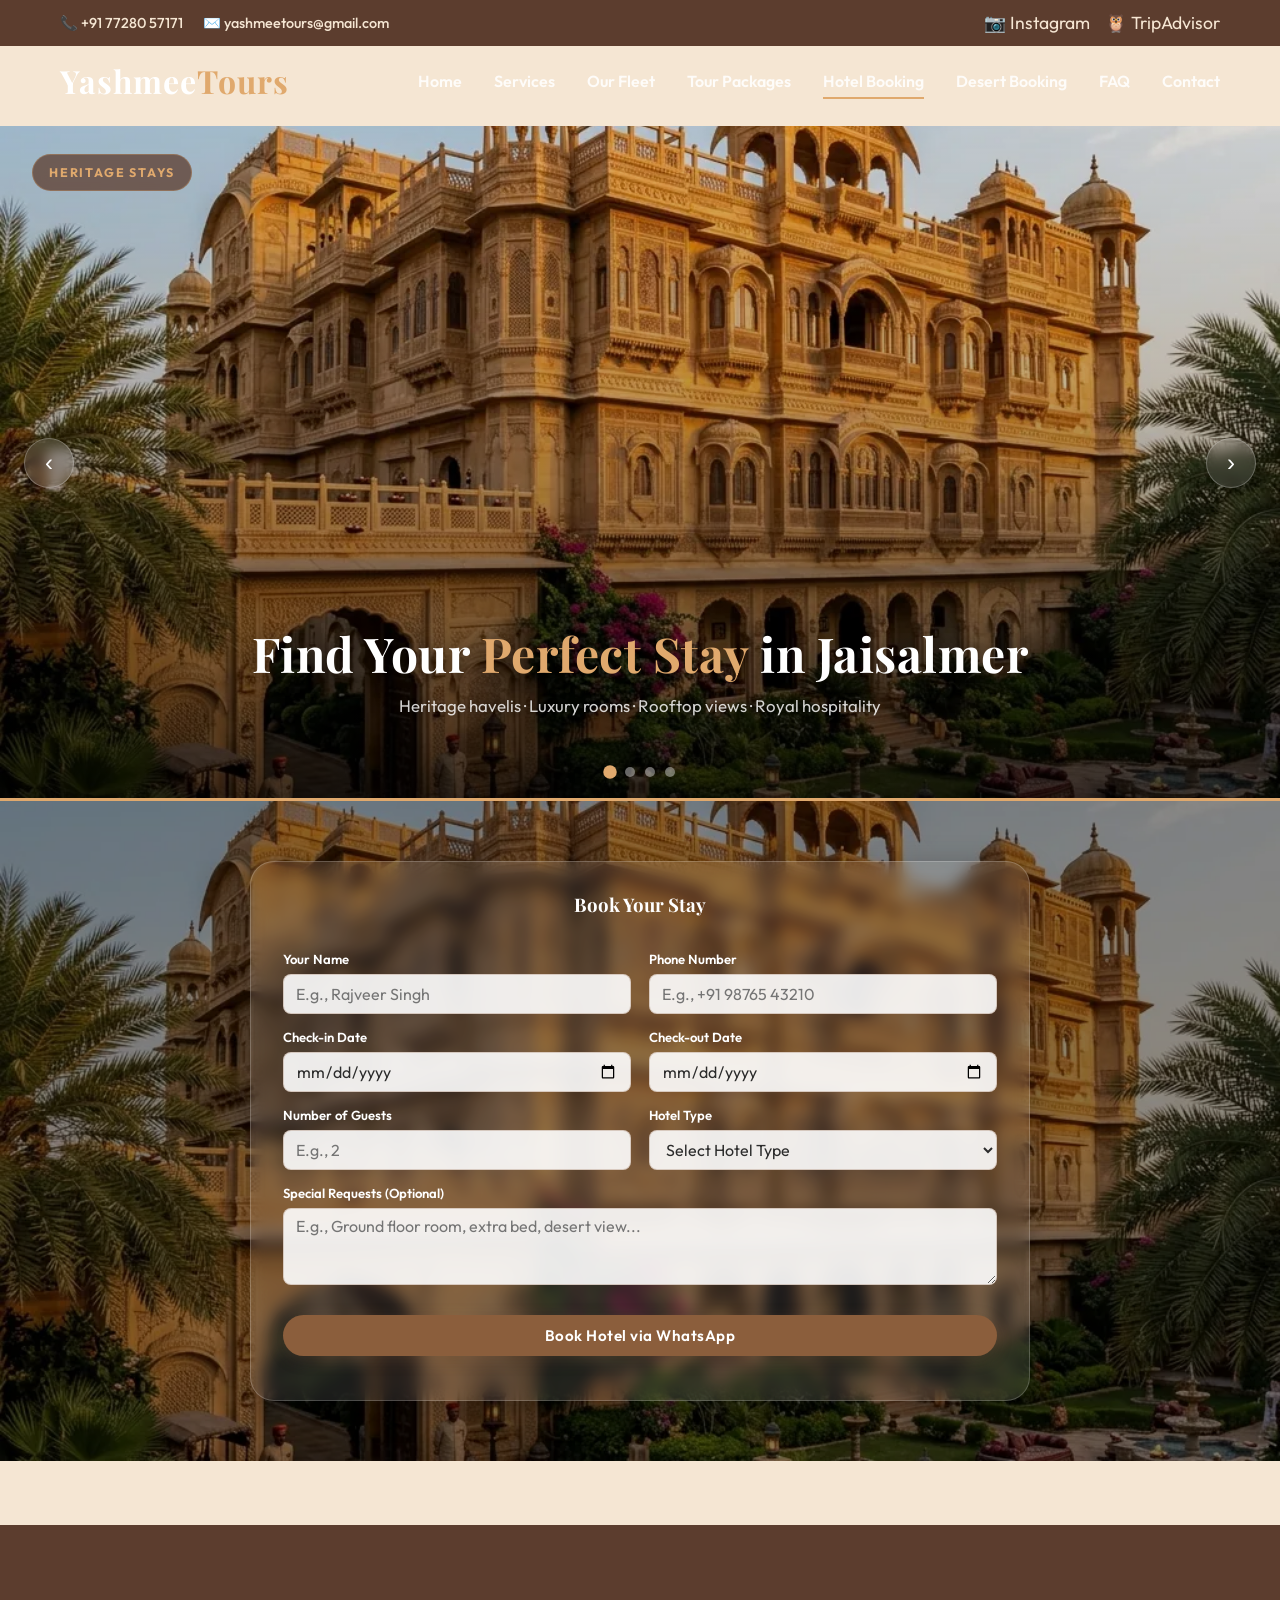
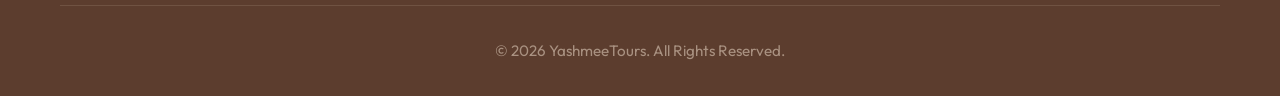
<file: hotel-booking.html>
<!DOCTYPE html>
<html lang="en">

<head>
  <meta charset="UTF-8">
  <meta name="viewport" content="width=device-width, initial-scale=1.0">
  <meta name="description"
    content="Premium hotel booking in Rajasthan. Explore Jaisalmer and beyond with our top-tier partnered hotels.">
  <title>Hotel Booking | YashmeeTours</title>

  <!-- Favicon -->
  <link rel="icon" type="image/svg+xml" href="favicon.svg">
  <link rel="icon" type="image/png" sizes="32x32" href="assets/images/favicon-32x32.png">
  <link rel="icon" type="image/png" sizes="16x16" href="assets/images/favicon-16x16.png">
  <link rel="apple-touch-icon" sizes="180x180" href="assets/images/apple-touch-icon.png">
  <link rel="shortcut icon" href="favicon.ico">
  <link rel="manifest" href="site.webmanifest">

  <link rel="stylesheet" href="css/style.css">
  <link rel="stylesheet" href="css/components.css">
  <link rel="stylesheet" href="css/animations.css">

  <style>
    /* ===== HOTEL CAROUSEL ===== */
    .hotel-carousel {
      position: relative;
      width: 100%;
      height: 75vh;
      min-height: 480px;
      max-height: 800px;
      overflow: hidden;
      background: #1a0f08;
      margin-top: 80px;
      /* offset for fixed navbar */
    }

    .carousel-slides {
      position: relative;
      width: 100%;
      height: 100%;
    }

    .carousel-slide {
      position: absolute;
      inset: 0;
      opacity: 0;
      transition: opacity 1s cubic-bezier(0.4, 0, 0.2, 1);
      will-change: opacity;
    }

    .carousel-slide.active {
      opacity: 1;
      z-index: 2;
    }

    .carousel-slide img {
      width: 100%;
      height: 100%;
      object-fit: cover;
      display: block;
    }

    /* Cinematic gradient overlay */
    .carousel-slide::after {
      content: '';
      position: absolute;
      inset: 0;
      background: linear-gradient(to bottom,
          rgba(0, 0, 0, 0.12) 0%,
          rgba(0, 0, 0, 0.25) 40%,
          rgba(0, 0, 0, 0.52) 80%,
          rgba(0, 0, 0, 0.70) 100%);
      z-index: 1;
    }

    /* Overlay text */
    .carousel-overlay-text {
      position: absolute;
      bottom: 0;
      left: 0;
      right: 0;
      z-index: 10;
      padding: 48px 40px 80px;
      text-align: center;
    }

    .carousel-tagline {
      font-family: var(--font-heading);
      font-size: clamp(1.6rem, 4vw, 3rem);
      color: #fff;
      text-shadow: 0 2px 20px rgba(0, 0, 0, 0.5);
      margin-bottom: 10px;
      letter-spacing: 0.5px;
    }

    .carousel-tagline span {
      color: var(--c-accent);
    }

    .carousel-sub {
      font-size: 1.05rem;
      color: rgba(255, 255, 255, 0.82);
      text-shadow: 0 1px 8px rgba(0, 0, 0, 0.4);
      max-width: 540px;
      margin: 0 auto;
    }

    /* Slide label badge */
    .slide-label {
      position: absolute;
      top: 28px;
      left: 32px;
      z-index: 10;
      background: rgba(92, 61, 46, 0.75);
      backdrop-filter: blur(8px);
      -webkit-backdrop-filter: blur(8px);
      color: var(--c-accent);
      font-size: 0.78rem;
      font-weight: 700;
      text-transform: uppercase;
      letter-spacing: 1.8px;
      padding: 7px 16px;
      border-radius: 50px;
      border: 1px solid rgba(224, 169, 109, 0.3);
    }

    /* Arrow Navigation */
    .carousel-arrow {
      position: absolute;
      top: 50%;
      transform: translateY(-50%);
      z-index: 20;
      background: rgba(255, 255, 255, 0.13);
      backdrop-filter: blur(6px);
      -webkit-backdrop-filter: blur(6px);
      border: 1px solid rgba(255, 255, 255, 0.25);
      color: #fff;
      width: 50px;
      height: 50px;
      border-radius: 50%;
      font-size: 1.5rem;
      cursor: pointer;
      display: flex;
      align-items: center;
      justify-content: center;
      transition: background 0.3s ease, transform 0.3s ease;
      line-height: 1;
    }

    .carousel-arrow:hover {
      background: rgba(224, 169, 109, 0.35);
      transform: translateY(-50%) scale(1.08);
    }

    .carousel-arrow-prev {
      left: 24px;
    }

    .carousel-arrow-next {
      right: 24px;
    }

    /* Dot Navigation */
    .carousel-dots-bar {
      position: absolute;
      bottom: 24px;
      left: 50%;
      transform: translateX(-50%);
      z-index: 20;
      display: flex;
      gap: 10px;
      align-items: center;
    }

    .carousel-dot {
      width: 10px;
      height: 10px;
      border-radius: 50%;
      background: rgba(255, 255, 255, 0.4);
      border: none;
      cursor: pointer;
      transition: background 0.3s ease, transform 0.3s ease;
      padding: 0;
    }

    .carousel-dot.active {
      background: var(--c-accent);
      transform: scale(1.35);
    }

    /* Progress bar */
    .carousel-progress {
      position: absolute;
      bottom: 0;
      left: 0;
      height: 3px;
      background: var(--c-accent);
      z-index: 20;
      width: 0%;
      transition: width linear;
    }

    /* ===== HOTEL BOOKING SECTION ===== */
    .hotel-booking-section {
      position: relative;
      padding: 60px 20px;
      overflow: hidden;
      z-index: 1;
    }

    .hotel-booking-section::before {
      content: '';
      position: absolute;
      top: 0;
      left: 0;
      right: 0;
      bottom: 0;
      background: url('./assets/images/hotel-carousel-exterior.webp') center/cover no-repeat;
      z-index: -2;
    }

    .hotel-booking-section::after {
      content: '';
      position: absolute;
      inset: 0;
      background: rgba(0, 0, 0, 0.45);
      z-index: -1;
    }

    .hotel-booking-section .booking-card {
      max-width: 780px;
      margin: 0 auto;
    }

    /* ===== FORM TEXTAREA ===== */
    .form-control-textarea {
      width: 100%;
      padding: 0.48rem 0.75rem;
      border: 1px solid rgba(139, 94, 60, 0.2);
      border-radius: var(--radius-sm);
      background: white;
      font-family: inherit;
      color: var(--c-text-dark);
      transition: var(--transition-smooth);
      font-size: 1rem;
      resize: vertical;
      min-height: 58px;
    }

    .form-control-textarea:focus {
      outline: none;
      border-color: var(--c-secondary);
      box-shadow: 0 0 0 3px rgba(139, 94, 60, 0.1);
    }

    /* Dynamic form field groups */
    .form-fields-group {
      display: grid;
      grid-template-columns: repeat(2, minmax(0, 1fr));
      gap: 0.75rem 1.15rem;
      align-items: start;
    }

    .form-fields-group > * {
      min-width: 0;
    }

    .form-fields-group .form-group {
      margin-bottom: 0;
    }

    .form-fields-group + .form-fields-group {
      margin-top: 0.75rem;
    }

    @media (max-width: 600px) {
      .form-fields-group {
        grid-template-columns: 1fr;
        gap: 0.45rem;
      }
      .form-fields-group + .form-fields-group {
        margin-top: 0.45rem;
      }
    }

    .form-group-full {
      grid-column: 1 / -1;
    }

    /* ===== RESPONSIVE ===== */
    @media (max-width: 768px) {
      .hotel-carousel {
        height: 55vw;
        min-height: 300px;
      }

      .carousel-overlay-text {
        padding: 24px 20px 60px;
      }

      .carousel-tagline {
        font-size: 1.3rem;
      }

      .carousel-sub {
        font-size: 0.88rem;
      }

      .carousel-arrow {
        width: 38px;
        height: 38px;
        font-size: 1.1rem;
      }

      .carousel-arrow-prev {
        left: 12px;
      }

      .carousel-arrow-next {
        right: 12px;
      }

      .slide-label {
        top: 16px;
        left: 16px;
        font-size: 0.7rem;
      }
    }

    @media (max-width: 480px) {
      .hotel-carousel {
        height: 60vw;
        min-height: 240px;
      }

      .carousel-sub {
        display: none;
      }
    }
  </style>
</head>

<body>

  <!-- TOP BAR -->
  <div class="topbar delay-100">
    <div class="container">
      <div class="topbar-left">
        <a href="tel:+917728057171">📞 +91 77280 57171</a>
        <a href="https://mail.google.com/mail/?view=cm&fs=1&to=yashmeetours@gmail.com&su=Booking%20Inquiry&body=Hello%2C%20I%20want%20to%20inquire%20about%20your%20services."
          target="_blank" rel="noopener noreferrer">✉️ yashmeetours@gmail.com</a>
      </div>
      <div class="topbar-right">
        <a href="https://instagram.com/yashmee_tours" target="_blank" title="Instagram">📷 Instagram</a>
        <a href="#" title="TripAdvisor">🦉 TripAdvisor</a>
      </div>
    </div>
  </div>

  <!-- NAVBAR -->
  <nav class="navbar scrolled">
    <div class="container">
      <a href="index.html" class="nav-logo">Yashmee<span>Tours</span></a>
      <div class="nav-links">
        <a href="index.html">Home</a>
        <a href="services.html">Services</a>
        <a href="fleet.html">Our Fleet</a>
        <a href="packages.html">Tour Packages</a>
        <a href="hotel-booking.html" class="active">Hotel Booking</a>
        <a href="desert-booking.html">Desert Booking</a>
        <a href="faq.html">FAQ</a>
        <a href="contact.html">Contact</a>
      </div>
      <button class="hamburger">
        <span></span><span></span><span></span>
      </button>
    </div>
  </nav>

  <!-- ===== HOTEL IMAGE CAROUSEL ===== -->
  <section class="hotel-carousel" id="hotel-carousel" aria-label="Hotel and stay gallery">

    <div class="carousel-slides">

      <!-- Slide 1: Heritage Hotel Exterior -->
      <div class="carousel-slide active" id="hslide-1" role="img" aria-label="Heritage Hotel Exterior">
        <span class="slide-label">Heritage Stays</span>
        <img src="./assets/images/hotel-carousel-exterior.webp" alt="Luxury heritage hotel exterior in Jaisalmer, golden sandstone architecture" loading="eager" decoding="sync" width="1024" height="1024">
      </div>

      <!-- Slide 2: Luxury Room Interior -->
      <div class="carousel-slide" id="hslide-2" role="img" aria-label="Luxury Room Interior">
        <span class="slide-label">Luxury Rooms</span>
        <img src="./assets/images/hotel-carousel-room.webp" alt="Opulent Rajasthani hotel room with ornate decor and warm lighting" loading="lazy" decoding="async" width="800" height="800">
      </div>

      <!-- Slide 3: Rooftop Pool -->
      <div class="carousel-slide" id="hslide-3" role="img" aria-label="Rooftop pool with fort view">
        <span class="slide-label">Rooftop & Pool</span>
        <img src="./assets/images/hotel-carousel-rooftop.webp" alt="Rooftop infinity pool overlooking Jaisalmer Fort at golden hour" loading="lazy" decoding="async" width="800" height="800">
      </div>

      <!-- Slide 4: Haveli Courtyard -->
      <div class="carousel-slide" id="hslide-4" role="img" aria-label="Haveli courtyard">
        <span class="slide-label">Haveli Courtyards</span>
        <img src="./assets/images/hotel-carousel-courtyard.webp" alt="Ornate sandstone haveli courtyard with lanterns and marigold decorations" loading="lazy" decoding="async" width="800" height="800">
      </div>

    </div>

    <!-- Overlay text -->
    <div class="carousel-overlay-text">
      <h2 class="carousel-tagline">Find Your <span>Perfect Stay</span> in Jaisalmer</h2>
      <p class="carousel-sub">Heritage havelis · Luxury rooms · Rooftop views · Royal hospitality</p>
    </div>

    <!-- Arrow controls -->
    <button class="carousel-arrow carousel-arrow-prev" id="hcarousel-prev" aria-label="Previous slide">&#8249;</button>
    <button class="carousel-arrow carousel-arrow-next" id="hcarousel-next" aria-label="Next slide">&#8250;</button>

    <!-- Dot navigation -->
    <div class="carousel-dots-bar" id="hcarousel-dots" role="tablist" aria-label="Slide navigation">
      <button class="carousel-dot active" data-index="0" aria-label="Slide 1" aria-selected="true" role="tab"></button>
      <button class="carousel-dot" data-index="1" aria-label="Slide 2" aria-selected="false" role="tab"></button>
      <button class="carousel-dot" data-index="2" aria-label="Slide 3" aria-selected="false" role="tab"></button>
      <button class="carousel-dot" data-index="3" aria-label="Slide 4" aria-selected="false" role="tab"></button>
    </div>

    <!-- Progress bar -->
    <div class="carousel-progress" id="hcarousel-progress"></div>

  </section>

  <!-- HOTEL BOOKING WIDGET -->
  <section class="hotel-booking-section" id="hotel-booking">
    <div class="container">
      <div class="booking-card reveal">
        <h3 class="mb-2" style="font-family: var(--font-heading); color: var(--c-primary); text-align: center;"
          id="booking-heading">Book
          Your Stay</h3>

        <form id="hotel-booking-form">

          <!-- ===== SHARED FIELDS ===== -->
          <div class="form-fields-group visible" id="shared-fields">
            <div class="form-group">
              <label for="name">Your Name</label>
              <input type="text" id="name" class="form-control" placeholder="E.g., Rajveer Singh" required>
            </div>
            <div class="form-group">
              <label for="phone">Phone Number</label>
              <input type="tel" id="phone" class="form-control" placeholder="E.g., +91 98765 43210" required>
            </div>
          </div>

          <!-- ===== HOTEL FIELDS ===== -->
          <div class="form-fields-group visible" id="hotel-fields" style="display: grid; opacity: 1; transform: none;">
            <div class="form-group">
              <label for="checkin">Check-in Date</label>
              <input type="date" id="checkin" class="form-control" required>
            </div>
            <div class="form-group">
              <label for="checkout">Check-out Date</label>
              <input type="date" id="checkout" class="form-control" required>
            </div>
            <div class="form-group">
              <label for="guests">Number of Guests</label>
              <input type="number" id="guests" class="form-control" placeholder="E.g., 2" min="1" max="50" required>
            </div>
            <div class="form-group">
              <label for="hotel-type">Hotel Type</label>
              <select id="hotel-type" class="form-control" required>
                <option value="" disabled selected>Select Hotel Type</option>
                <option>Budget</option>
                <option>Deluxe</option>
                <option>Luxury</option>
              </select>
            </div>
            <div class="form-group form-group-full" style="grid-column: 1 / -1; width: 100%;">
              <label for="special-requests">Special Requests (Optional)</label>
              <textarea id="special-requests" class="form-control-textarea"
                placeholder="E.g., Ground floor room, extra bed, desert view..." rows="3"></textarea>
            </div>
          </div>

          <!-- ===== SUBMIT ===== -->
          <div class="form-fields-group visible" id="submit-group">
            <div class="form-group form-group-full">
              <button type="submit" id="booking-btn" class="btn btn-primary">
                Book Hotel via WhatsApp
              </button>
              <p id="booking-status"
                style="text-align:center; margin-top:12px; font-weight:600; color: var(--c-secondary); display:none;">
              </p>
            </div>
          </div>

        </form>
      </div>
    </div>
  </section>

  <!-- FOOTER -->
  <footer class="footer reveal">
    <div class="container">
      <div class="footer-bottom">
        <p>&copy; 2026 YashmeeTours. All Rights Reserved.</p>
      </div>
    </div>
  </footer>

  <script src="js/main.js"></script>

  <!-- ===== CAROUSEL SCRIPT ===== -->
  <script>
    (function () {
      const SLIDE_COUNT = 4;
      const AUTO_INTERVAL = 3800;

      let currentIndex = 0;
      let autoTimer = null;
      let isHovered = false;

      const slides = Array.from(document.querySelectorAll('.carousel-slide'));
      const dots = Array.from(document.querySelectorAll('.carousel-dot'));
      const progressBar = document.getElementById('hcarousel-progress');
      const prevBtn = document.getElementById('hcarousel-prev');
      const nextBtn = document.getElementById('hcarousel-next');
      const carousel = document.getElementById('hotel-carousel');

      function goTo(index) {
        index = ((index % SLIDE_COUNT) + SLIDE_COUNT) % SLIDE_COUNT;

        slides[currentIndex].classList.remove('active');
        dots[currentIndex].classList.remove('active');
        dots[currentIndex].setAttribute('aria-selected', 'false');

        currentIndex = index;

        slides[currentIndex].classList.add('active');
        dots[currentIndex].classList.add('active');
        dots[currentIndex].setAttribute('aria-selected', 'true');

        resetProgress();
      }

      function next() { goTo(currentIndex + 1); }
      function prev() { goTo(currentIndex - 1); }

      function resetProgress() {
        if (progressBar) {
          progressBar.style.transition = 'none';
          progressBar.style.width = '0%';
          void progressBar.offsetWidth;
          progressBar.style.transition = `width ${AUTO_INTERVAL}ms linear`;
          progressBar.style.width = '100%';
        }
      }

      function startAuto() {
        stopAuto();
        autoTimer = setInterval(() => {
          if (!isHovered) next();
        }, AUTO_INTERVAL);
      }

      function stopAuto() {
        if (autoTimer) { clearInterval(autoTimer); autoTimer = null; }
      }

      prevBtn.addEventListener('click', () => { prev(); startAuto(); });
      nextBtn.addEventListener('click', () => { next(); startAuto(); });

      dots.forEach((dot, i) => {
        dot.addEventListener('click', () => { goTo(i); startAuto(); });
      });

      carousel.addEventListener('mouseenter', () => { isHovered = true; });
      carousel.addEventListener('mouseleave', () => { isHovered = false; });

      /* Touch / swipe */
      let touchStartX = 0;
      carousel.addEventListener('touchstart', (e) => {
        touchStartX = e.changedTouches[0].screenX;
      }, { passive: true });
      carousel.addEventListener('touchend', (e) => {
        const diff = touchStartX - e.changedTouches[0].screenX;
        if (Math.abs(diff) > 40) {
          diff > 0 ? next() : prev();
          startAuto();
        }
      }, { passive: true });

      /* Keyboard */
      carousel.addEventListener('keydown', (e) => {
        if (e.key === 'ArrowLeft') { prev(); startAuto(); }
        if (e.key === 'ArrowRight') { next(); startAuto(); }
      });

      resetProgress();
      startAuto();
    })();
  </script>

</body>

</html>
</file>
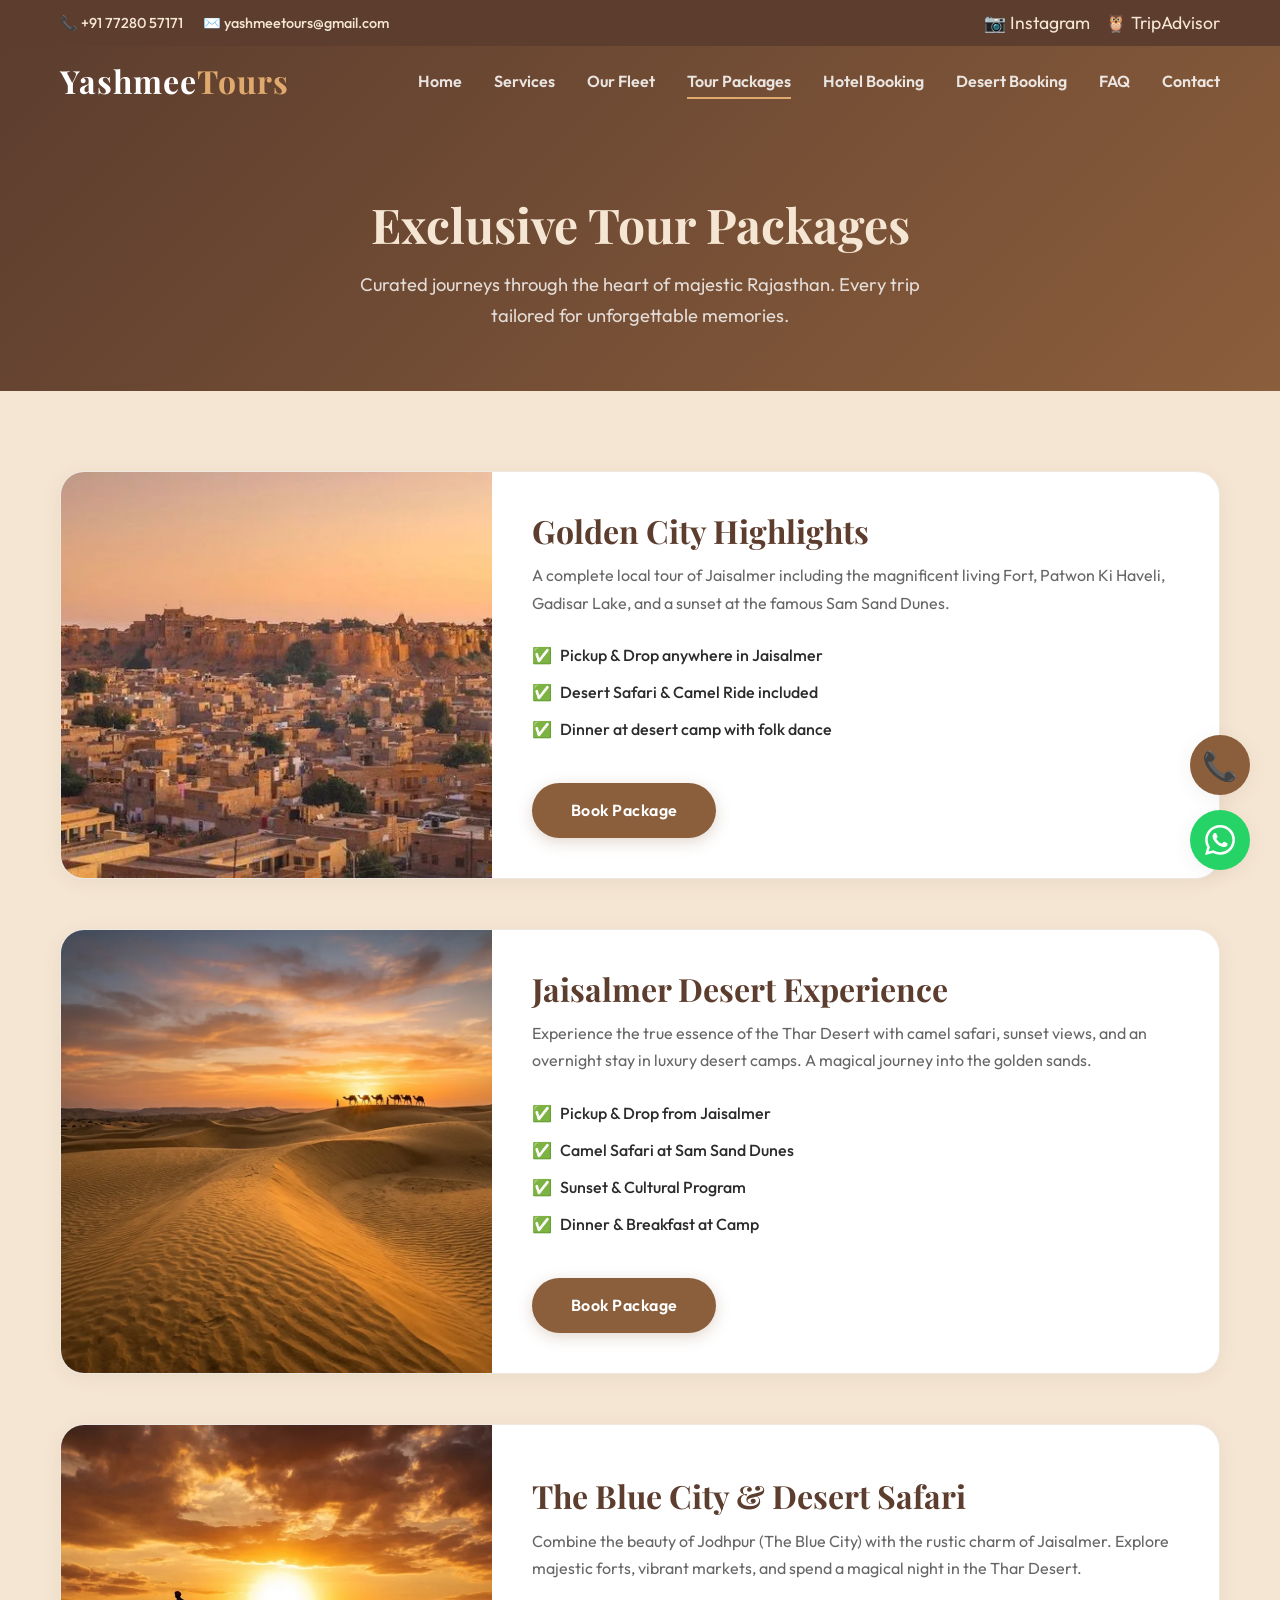
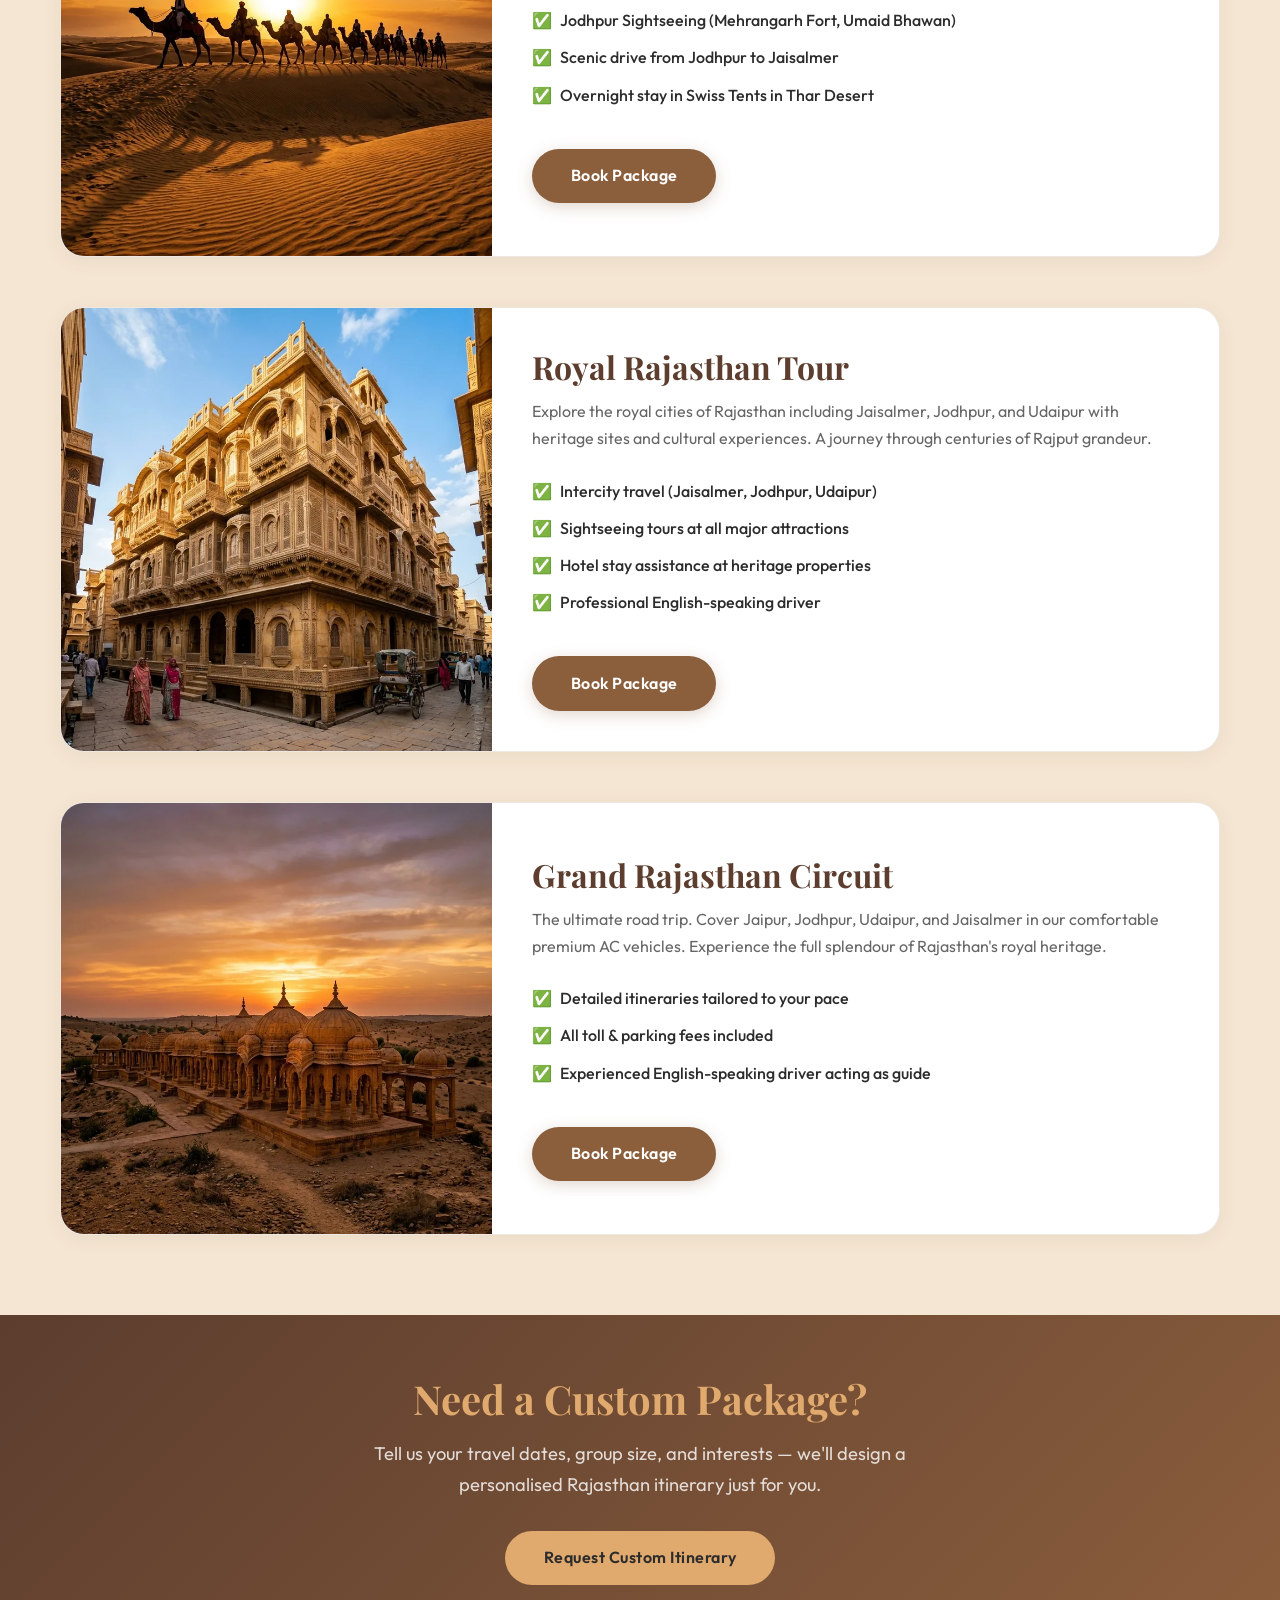
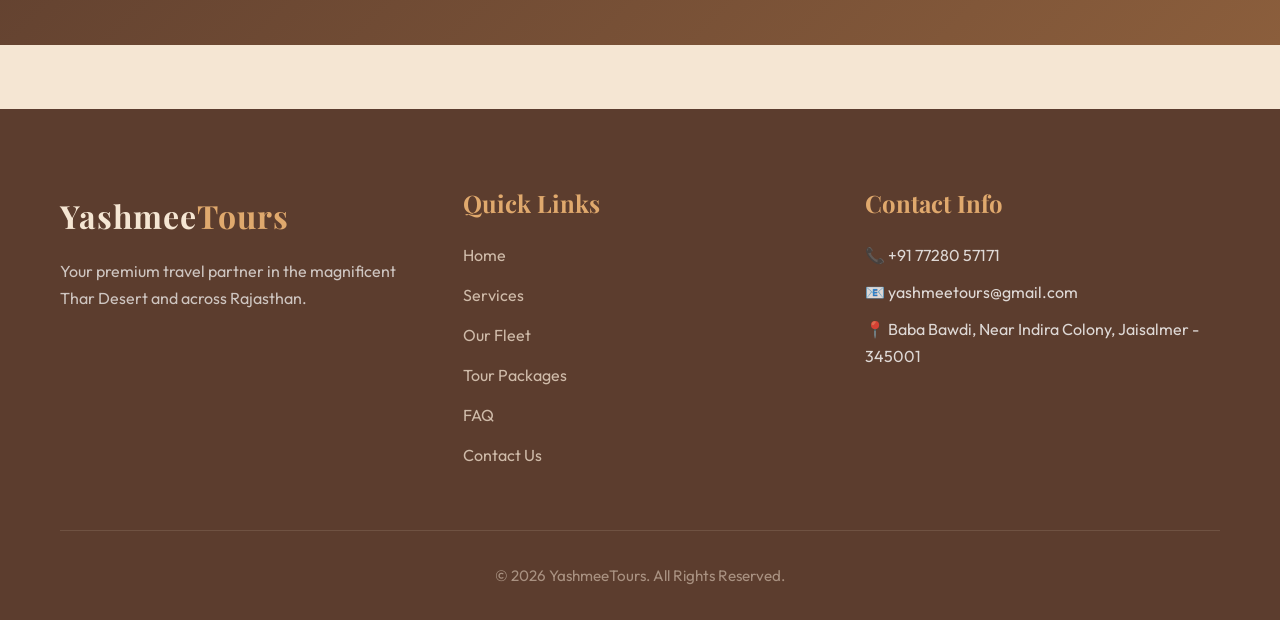
<file: packages.html>
<!DOCTYPE html>
<html lang="en">

<head>
  <meta charset="UTF-8">
  <meta name="viewport" content="width=device-width, initial-scale=1.0">
  <title>Tour Packages | YashmeeTours – Curated Rajasthan Tours</title>
  <meta name="description"
    content="Explore our exclusive curated tour packages across Rajasthan. Desert safaris, heritage city tours, and royal experiences in Jaisalmer, Jodhpur, and Udaipur.">

  <!-- Favicon -->
  <link rel="icon" type="image/svg+xml" href="favicon.svg">
  <link rel="icon" type="image/png" sizes="32x32" href="assets/images/favicon-32x32.png">
  <link rel="icon" type="image/png" sizes="16x16" href="assets/images/favicon-16x16.png">
  <link rel="apple-touch-icon" sizes="180x180" href="assets/images/apple-touch-icon.png">
  <link rel="shortcut icon" href="favicon.ico">
  <link rel="manifest" href="site.webmanifest">

  <link rel="stylesheet" href="css/style.css">
  <link rel="stylesheet" href="css/components.css">
  <link rel="stylesheet" href="css/animations.css">
  <style>
    .page-header {
      padding-top: 150px;
      padding-bottom: 60px;
      background: linear-gradient(135deg, var(--c-primary), var(--c-secondary));
      color: var(--c-background);
      text-align: center;
    }

    .page-header h1 {
      color: var(--c-background);
      font-size: 3rem;
      margin-bottom: 15px;
    }

    .page-header p {
      color: rgba(255, 255, 255, 0.8);
      font-size: 1.15rem;
      max-width: 600px;
      margin: 0 auto;
    }

    .packages-container {
      padding: var(--section-padding);
      display: flex;
      flex-direction: column;
      gap: 50px;
    }

    .package-card {
      display: flex;
      flex-wrap: wrap;
      background: var(--c-card-bg);
      border-radius: var(--radius-lg);
      overflow: hidden;
      box-shadow: var(--shadow-soft);
      border: 1px solid var(--c-border);
      transition: var(--transition-smooth);
    }

    .package-card:hover {
      box-shadow: var(--shadow-hover);
      transform: translateY(-5px);
    }

    .package-img {
      flex: 1;
      min-width: 300px;
      position: relative;
      overflow: hidden;
    }

    .package-img img {
      width: 100%;
      height: 100%;
      object-fit: cover;
      transition: transform 0.6s cubic-bezier(0.25, 0.8, 0.25, 1);
    }

    .package-card:hover .package-img img {
      transform: scale(1.06);
    }

    .package-details {
      flex: 1.5;
      min-width: 300px;
      padding: 40px;
      display: flex;
      flex-direction: column;
      justify-content: center;
    }

    .package-details h2 {
      font-size: 2rem;
      margin-bottom: 12px;
      color: var(--c-primary);
    }

    .package-details>p {
      color: #666;
      line-height: 1.7;
      margin-bottom: 5px;
    }

    .pkg-highlights {
      list-style: none;
      padding-left: 0;
      margin: 20px 0;
      color: var(--c-text-dark);
    }

    .pkg-highlights li {
      margin-bottom: 10px;
      padding-left: 28px;
      position: relative;
      font-weight: 500;
    }

    .pkg-highlights li::before {
      content: '✅';
      position: absolute;
      left: 0;
      top: 0;
    }

    .package-details .btn {
      align-self: flex-start;
      margin-top: 10px;
    }

    /* Packages CTA */
    .packages-cta {
      background: linear-gradient(135deg, var(--c-primary) 0%, var(--c-secondary) 100%);
      padding: 60px 20px;
      text-align: center;
      color: var(--c-background);
    }

    .packages-cta h2 {
      color: var(--c-accent);
      font-size: 2.5rem;
      margin-bottom: 15px;
    }

    .packages-cta p {
      color: rgba(255, 255, 255, 0.8);
      font-size: 1.15rem;
      max-width: 600px;
      margin: 0 auto 30px;
    }

    /* Responsive */
    @media (max-width: 768px) {
      .page-header h1 {
        font-size: 2.2rem;
      }

      .package-details {
        padding: 28px;
      }

      .package-details h2 {
        font-size: 1.6rem;
      }

      .packages-cta h2 {
        font-size: 2rem;
      }
    }
  </style>
</head>

<body>

  <!-- TOP BAR -->
  <div class="topbar delay-100">
    <div class="container">
      <div class="topbar-left">
        <a href="tel:+917728057171">📞 +91 77280 57171</a>
        <a href="https://mail.google.com/mail/?view=cm&fs=1&to=yashmeetours@gmail.com&su=Booking%20Inquiry&body=Hello%2C%20I%20want%20to%20inquire%20about%20your%20services." target="_blank" rel="noopener noreferrer">✉️ yashmeetours@gmail.com</a>
      </div>
      <div class="topbar-right">
        <a href="https://instagram.com/yashmee_tours" target="_blank" title="Instagram">📷 Instagram</a>
        <a href="#" title="TripAdvisor">🦉 TripAdvisor</a>
      </div>
    </div>
  </div>

  <!-- NAVBAR -->
  <nav class="navbar scrolled">
    <div class="container">
      <a href="index.html" class="nav-logo">Yashmee<span>Tours</span></a>
      <div class="nav-links">
        <a href="index.html">Home</a>
        <a href="services.html">Services</a>
        <a href="fleet.html">Our Fleet</a>
        <a href="packages.html" class="active">Tour Packages</a>
        <a href="hotel-booking.html">Hotel Booking</a>
        <a href="desert-booking.html">Desert Booking</a>
        <a href="faq.html">FAQ</a>
        <a href="contact.html">Contact</a>
      </div>
      <button class="hamburger">
        <span></span><span></span><span></span>
      </button>
    </div>
  </nav>

  <!-- PAGE HEADER -->
  <section class="page-header delay-100">
    <div class="container fade-down">
      <h1>Exclusive Tour Packages</h1>
      <p>Curated journeys through the heart of majestic Rajasthan. Every trip tailored for unforgettable memories.</p>
    </div>
  </section>

  <!-- PACKAGES -->
  <section class="container packages-container">

    <!-- Package 1: Golden City Highlights -->
    <div class="package-card reveal" id="pkg-golden-city">
      <div class="package-img">
        <img src="./assets/images/jaisalmer-fort.webp" alt="Jaisalmer Fort golden sandstone at sunset" loading="lazy" decoding="async" width="736" height="414">
      </div>
      <div class="package-details">
        <h2>Golden City Highlights</h2>
        <p>A complete local tour of Jaisalmer including the magnificent living Fort, Patwon Ki Haveli, Gadisar Lake,
          and a sunset at the famous Sam Sand Dunes.</p>
        <ul class="pkg-highlights">
          <li>Pickup & Drop anywhere in Jaisalmer</li>
          <li>Desert Safari & Camel Ride included</li>
          <li>Dinner at desert camp with folk dance</li>
        </ul>
        <a href="contact.html#contact" class="btn btn-primary">Book Package</a>
      </div>
    </div>

    <!-- Package 2: Jaisalmer Desert Experience (NEW) -->
    <div class="package-card reveal" id="pkg-desert-experience">
      <div class="package-img">
        <img src="./assets/images/sam-sand-dunes.webp" alt="Sam Sand Dunes golden sunset with camels" loading="lazy" decoding="async" width="1024" height="1024">
      </div>
      <div class="package-details">
        <h2>Jaisalmer Desert Experience</h2>
        <p>Experience the true essence of the Thar Desert with camel safari, sunset views, and an overnight stay in
          luxury desert camps. A magical journey into the golden sands.</p>
        <ul class="pkg-highlights">
          <li>Pickup & Drop from Jaisalmer</li>
          <li>Camel Safari at Sam Sand Dunes</li>
          <li>Sunset & Cultural Program</li>
          <li>Dinner & Breakfast at Camp</li>
        </ul>
        <a href="contact.html#contact" class="btn btn-primary">Book Package</a>
      </div>
    </div>

    <!-- Package 3: The Blue City & Desert Safari -->
    <div class="package-card reveal" id="pkg-blue-city">
      <div class="package-img">
        <img src="./assets/images/service-desert-safari.webp" alt="Camel safari at sunset in Thar Desert" loading="lazy" decoding="async" width="800" height="800">
      </div>
      <div class="package-details">
        <h2>The Blue City & Desert Safari</h2>
        <p>Combine the beauty of Jodhpur (The Blue City) with the rustic charm of Jaisalmer. Explore majestic forts,
          vibrant markets, and spend a magical night in the Thar Desert.</p>
        <ul class="pkg-highlights">
          <li>Jodhpur Sightseeing (Mehrangarh Fort, Umaid Bhawan)</li>
          <li>Scenic drive from Jodhpur to Jaisalmer</li>
          <li>Overnight stay in Swiss Tents in Thar Desert</li>
        </ul>
        <a href="contact.html#contact" class="btn btn-primary">Book Package</a>
      </div>
    </div>

    <!-- Package 4: Royal Rajasthan Tour (NEW) -->
    <div class="package-card reveal" id="pkg-royal-rajasthan">
      <div class="package-img">
        <img src="./assets/images/patwon-ki-haveli.webp" alt="Patwon Ki Haveli intricate sandstone architecture, Jaisalmer" loading="lazy" decoding="async" width="800" height="800">
      </div>
      <div class="package-details">
        <h2>Royal Rajasthan Tour</h2>
        <p>Explore the royal cities of Rajasthan including Jaisalmer, Jodhpur, and Udaipur with heritage sites and
          cultural experiences. A journey through centuries of Rajput grandeur.</p>
        <ul class="pkg-highlights">
          <li>Intercity travel (Jaisalmer, Jodhpur, Udaipur)</li>
          <li>Sightseeing tours at all major attractions</li>
          <li>Hotel stay assistance at heritage properties</li>
          <li>Professional English-speaking driver</li>
        </ul>
        <a href="contact.html#contact" class="btn btn-primary">Book Package</a>
      </div>
    </div>

    <!-- Package 5: Grand Rajasthan Circuit -->
    <div class="package-card reveal" id="pkg-grand-circuit">
      <div class="package-img">
        <img src="./assets/images/bada-bagh.webp" alt="Bada Bagh royal cenotaphs at golden sunset" loading="lazy" decoding="async" width="800" height="800">
      </div>
      <div class="package-details">
        <h2>Grand Rajasthan Circuit</h2>
        <p>The ultimate road trip. Cover Jaipur, Jodhpur, Udaipur, and Jaisalmer in our comfortable premium AC
          vehicles. Experience the full splendour of Rajasthan's royal heritage.</p>
        <ul class="pkg-highlights">
          <li>Detailed itineraries tailored to your pace</li>
          <li>All toll & parking fees included</li>
          <li>Experienced English-speaking driver acting as guide</li>
        </ul>
        <a href="contact.html#contact" class="btn btn-primary">Book Package</a>
      </div>
    </div>

  </section>

  <!-- CTA BANNER -->
  <section class="packages-cta reveal">
    <h2>Need a Custom Package?</h2>
    <p>Tell us your travel dates, group size, and interests — we'll design a personalised Rajasthan itinerary just for
      you.</p>
    <a href="contact.html#contact" class="btn btn-secondary">Request Custom Itinerary</a>
  </section>

  <!-- FOOTER -->
  <footer class="footer reveal">
    <div class="container">
      <div class="footer-grid">
        <div class="footer-col">
          <a href="index.html" class="nav-logo" style="color:var(--c-background);">Yashmee<span
              style="color:var(--c-accent);">Tours</span></a>
          <p style="margin-top: 15px; color: rgba(255,255,255,0.7);">Your premium travel partner in the magnificent
            Thar Desert and across Rajasthan.</p>
        </div>
        <div class="footer-col">
          <h4>Quick Links</h4>
          <ul class="footer-links">
            <li><a href="index.html">Home</a></li>
            <li><a href="services.html">Services</a></li>
            <li><a href="fleet.html">Our Fleet</a></li>
            <li><a href="packages.html">Tour Packages</a></li>
            <li><a href="faq.html">FAQ</a></li>
            <li><a href="contact.html">Contact Us</a></li>
          </ul>
        </div>
        <div class="footer-col">
          <h4>Contact Info</h4>
          <ul class="footer-links" style="color: rgba(255,255,255,0.8);">
            <li style="margin-bottom: 10px;">📞 +91 77280 57171</li>
            <li style="margin-bottom: 10px;">📧 <a href="https://mail.google.com/mail/?view=cm&fs=1&to=yashmeetours@gmail.com&su=Booking%20Inquiry&body=Hello%2C%20I%20want%20to%20inquire%20about%20your%20services." target="_blank" rel="noopener noreferrer" style="color: inherit; text-decoration: none;">yashmeetours@gmail.com</a></li>
            <li>📍 <a href="https://maps.app.goo.gl/LrY3r3Mqt3sAG5516" target="_blank" rel="noopener noreferrer" style="color: inherit; text-decoration: none;">Baba Bawdi, Near Indira Colony, Jaisalmer - 345001</a></li>
          </ul>
        </div>
      </div>
      <div class="footer-bottom">
        <p>&copy; 2026 YashmeeTours. All Rights Reserved.</p>
      </div>
    </div>
  </footer>

  <!-- FLOATING ACTIONS -->
  <div class="floating-actions">
    <a href="tel:+917728057171" class="fab fab-call" title="Call Us">📞</a>
    <a href="https://wa.me/919928454728?text=Hello%20YashmeeTours!%20I%20am%20interested%20in%20a%20tour%20package."
      target="_blank" class="fab fab-whatsapp" title="WhatsApp Us">
      <svg width="30" height="30" viewBox="0 0 24 24" fill="white" xmlns="http://www.w3.org/2000/svg">
        <path
          d="M17.472 14.382c-.297-.149-1.758-.867-2.03-.967-.273-.099-.471-.148-.67.15-.197.297-.767.966-.94 1.164-.173.199-.347.223-.644.075-.297-.15-1.255-.463-2.39-1.475-.883-.788-1.48-1.761-1.653-2.059-.173-.297-.018-.458.13-.606.134-.133.298-.347.446-.52.149-.174.198-.298.298-.497.099-.198.05-.371-.025-.52-.075-.149-.669-1.612-.916-2.207-.242-.579-.487-.5-.669-.51a5.8 5.8 0 0 0-.57-.01c-.198 0-.52.074-.792.372s-1.04 1.015-1.04 2.476 1.065 2.872 1.213 3.071c.149.198 2.096 3.2 5.077 4.487.709.306 1.262.489 1.694.625.712.227 1.36.195 1.871.118.571-.085 1.758-.719 2.006-1.413.248-.694.248-1.289.173-1.413-.074-.124-.272-.198-.57-.347m-5.421 7.403h-.004a9.87 9.87 0 0 1-5.031-1.378l-.361-.214-3.741.982.998-3.648-.235-.374a9.86 9.86 0 0 1-1.51-5.26c.001-5.45 4.436-9.884 9.888-9.884 2.64 0 5.122 1.03 6.988 2.898a9.82 9.82 0 0 1 2.893 6.994c-.003 5.45-4.437 9.884-9.885 9.884m8.413-18.297A11.815 11.815 0 0 0 12.05 0C5.495 0 .16 5.335.157 11.892c0 2.096.547 4.142 1.588 5.945L.057 24l6.305-1.654a11.882 11.882 0 0 0 5.683 1.448h.005c6.554 0 11.89-5.335 11.893-11.893a11.821 11.821 0 0 0-3.48-8.413Z" />
      </svg>
    </a>
  </div>

  <script src="js/main.js"></script>
</body>

</html>
</file>
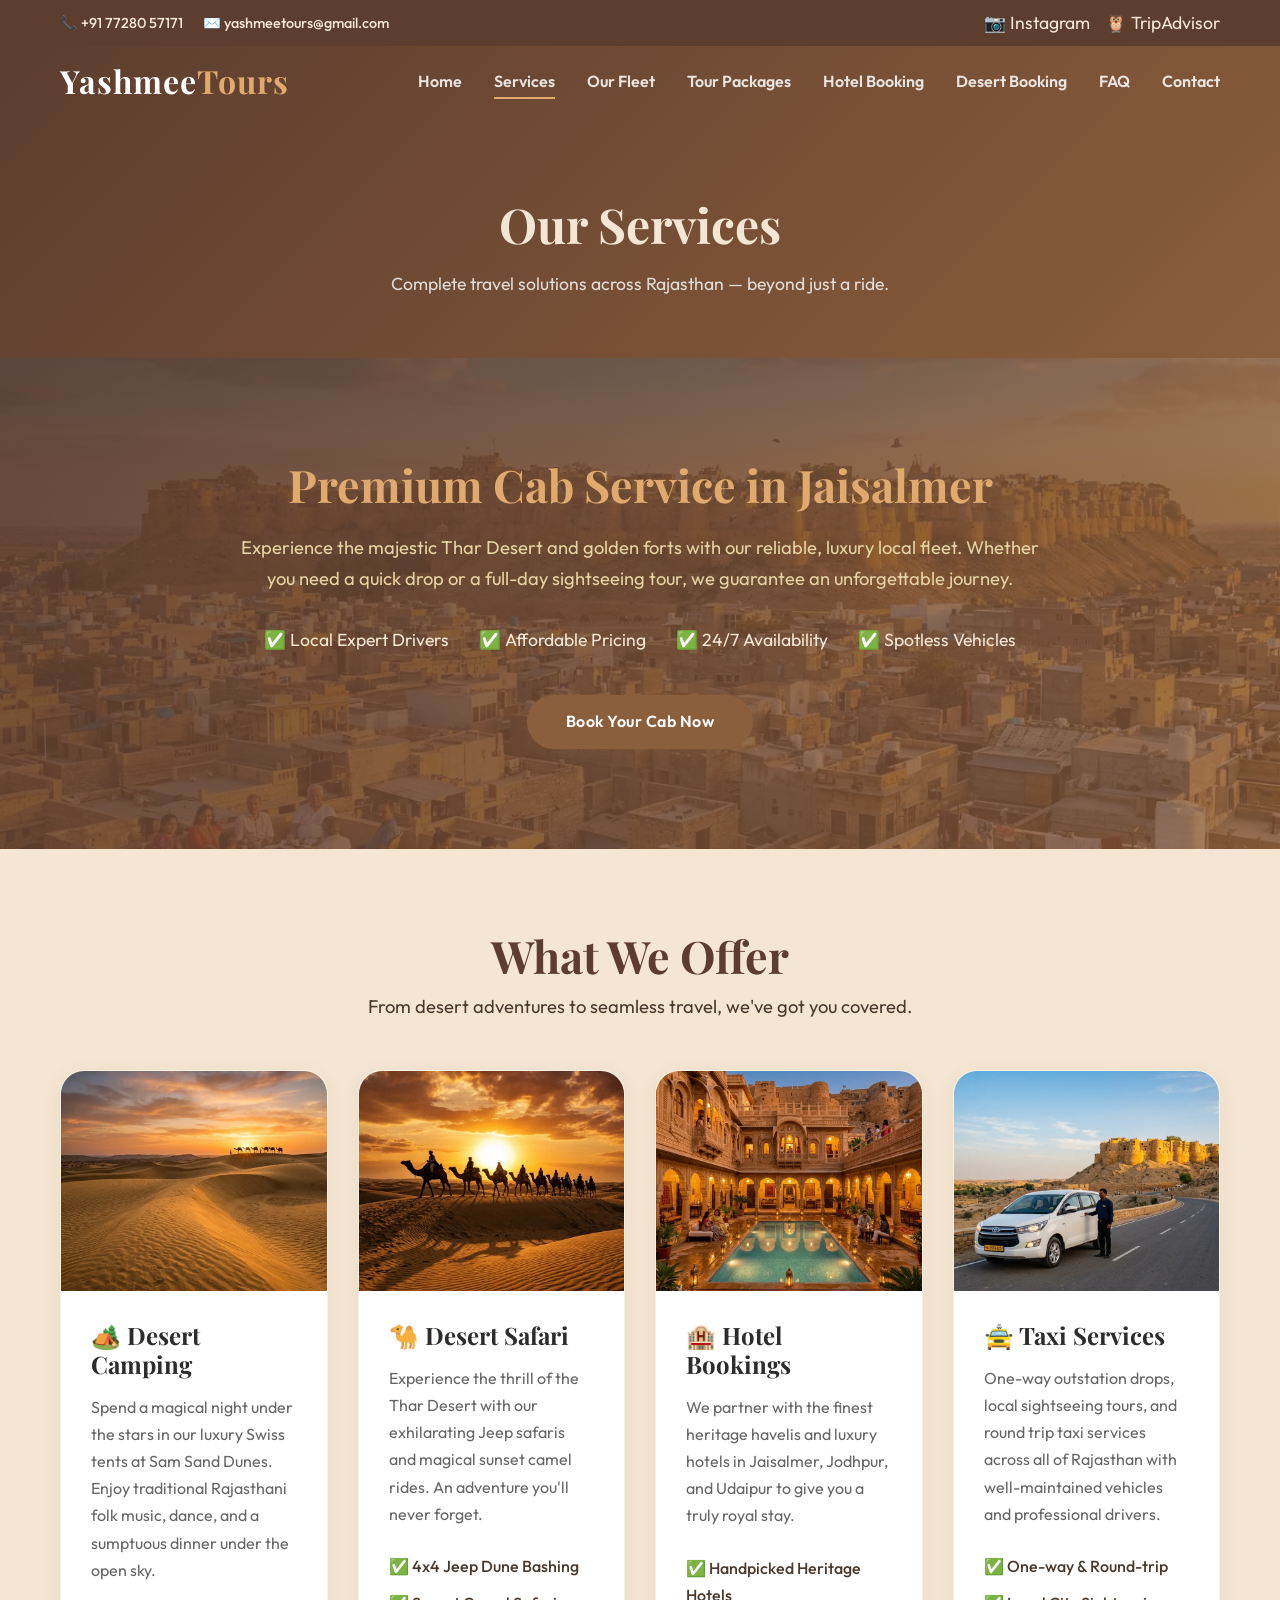
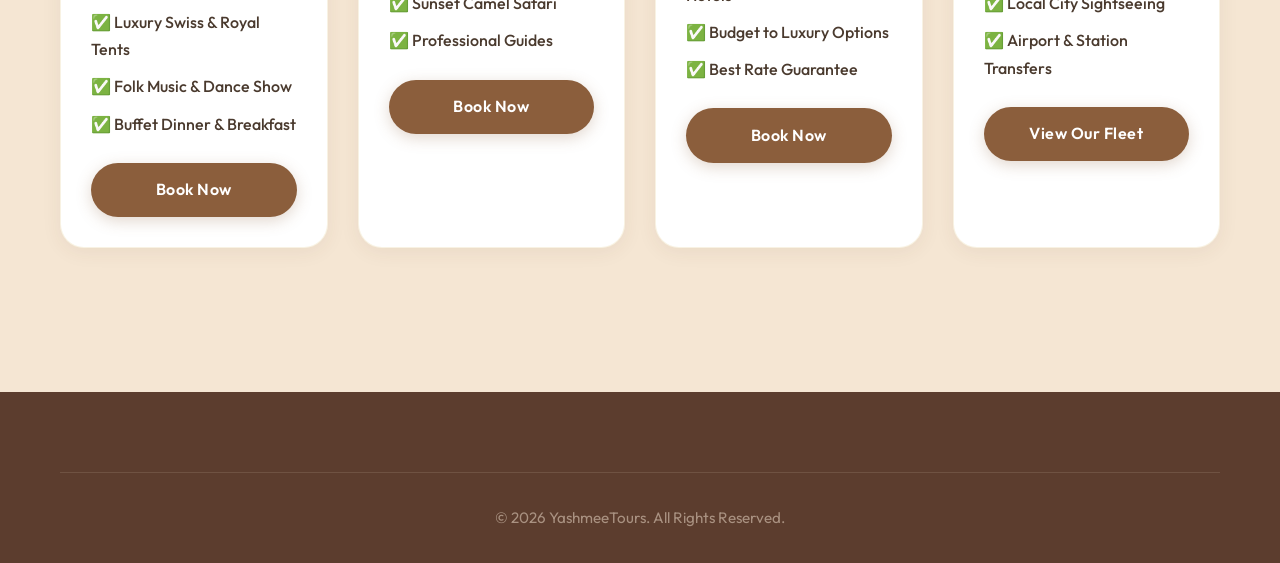
<file: services.html>
<!DOCTYPE html>
<html lang="en">

<head>
  <meta charset="UTF-8">
  <meta name="viewport" content="width=device-width, initial-scale=1.0">
  <title>Our Services | YashmeeTours</title>
  <meta name="description"
    content="Explore our premium services including Desert Camping, Safari, Hotel Bookings, and Taxi Services across Rajasthan.">

  <!-- Favicon -->
  <link rel="icon" type="image/svg+xml" href="favicon.svg">
  <link rel="icon" type="image/png" sizes="32x32" href="assets/images/favicon-32x32.png">
  <link rel="icon" type="image/png" sizes="16x16" href="assets/images/favicon-16x16.png">
  <link rel="apple-touch-icon" sizes="180x180" href="assets/images/apple-touch-icon.png">
  <link rel="shortcut icon" href="favicon.ico">
  <link rel="manifest" href="site.webmanifest">

  <link rel="stylesheet" href="css/style.css">
  <link rel="stylesheet" href="css/components.css">
  <link rel="stylesheet" href="css/animations.css">
  <style>
    .page-header {
      padding-top: 150px;
      padding-bottom: 60px;
      background: linear-gradient(135deg, var(--c-primary), var(--c-secondary));
      color: var(--c-background);
      text-align: center;
    }

    .page-header h1 {
      color: var(--c-background);
      font-size: 3rem;
      margin-bottom: 15px;
    }

    .services-page-grid {
      padding: var(--section-padding);
    }

    .service-detail-card {
      background: var(--c-card-bg);
      border-radius: var(--radius-lg);
      overflow: hidden;
      box-shadow: var(--shadow-soft);
      transition: var(--transition-smooth);
      border: 1px solid rgba(230, 211, 163, 0.3);
    }

    .service-detail-card:hover {
      transform: translateY(-8px);
      box-shadow: var(--shadow-hover), 0 0 15px rgba(212, 175, 55, 0.2);
    }

    .service-detail-img {
      width: 100%;
      height: 220px;
      object-fit: cover;
      transition: transform 0.5s;
    }

    .service-detail-card:hover .service-detail-img {
      transform: scale(1.05);
    }

    .service-detail-body {
      padding: 30px;
    }

    .service-detail-body h3 {
      font-family: var(--font-heading);
      color: var(--c-text-dark);
      font-size: 1.5rem;
      margin-bottom: 15px;
    }

    .service-detail-body p {
      color: #666;
      line-height: 1.7;
      margin-bottom: 20px;
    }

    .service-highlights {
      list-style: none;
      margin-bottom: 20px;
    }

    .service-highlights li {
      padding: 5px 0;
      color: var(--c-text-body);
      font-weight: 500;
    }
  </style>
</head>

<body>

  <!-- TOP BAR -->
  <div class="topbar delay-100">
    <div class="container">
      <div class="topbar-left">
        <a href="tel:+917728057171">📞 +91 77280 57171</a>
        <a href="https://mail.google.com/mail/?view=cm&fs=1&to=yashmeetours@gmail.com&su=Booking%20Inquiry&body=Hello%2C%20I%20want%20to%20inquire%20about%20your%20services." target="_blank" rel="noopener noreferrer">✉️ yashmeetours@gmail.com</a>
      </div>
      <div class="topbar-right">
        <a href="https://instagram.com/yashmee_tours" target="_blank" title="Instagram">📷 Instagram</a>
        <a href="#" title="TripAdvisor">🦉 TripAdvisor</a>
      </div>
    </div>
  </div>

  <!-- NAVBAR -->
  <nav class="navbar scrolled">
    <div class="container">
      <a href="index.html" class="nav-logo">Yashmee<span>Tours</span></a>
      <div class="nav-links">
        <a href="index.html">Home</a>
        <a href="services.html" class="active">Services</a>
        <a href="fleet.html">Our Fleet</a>
        <a href="packages.html">Tour Packages</a>
        <a href="hotel-booking.html">Hotel Booking</a>
        <a href="desert-booking.html">Desert Booking</a>
        <a href="faq.html">FAQ</a>
        <a href="contact.html">Contact</a>
      </div>
      <button class="hamburger">
        <span></span><span></span><span></span>
      </button>
    </div>
  </nav>

  <!-- PAGE HEADER -->
  <section class="page-header">
    <div class="container fade-down">
      <h1>Our Services</h1>
      <p style="color: rgba(255,255,255,0.8); font-size: 1.1rem;">Complete travel solutions across Rajasthan — beyond
        just a ride.</p>
    </div>
  </section>

  <!-- JAISALMER SPOTLIGHT -->
  <section class="jaisalmer-service reveal">
    <div class="jaisalmer-content">
      <h2 class="reveal reveal-stagger-1">Premium Cab Service in Jaisalmer</h2>
      <p class="reveal reveal-stagger-2" style="font-size: 1.15rem; color: #E6D3A3; margin-bottom: 20px;">
        Experience the majestic Thar Desert and golden forts with our reliable, luxury local fleet. Whether you need a
        quick drop or a full-day sightseeing tour, we guarantee an unforgettable journey.
      </p>
      <div class="jaisalmer-features reveal reveal-stagger-3">
        <span>✅ Local Expert Drivers</span>
        <span>✅ Affordable Pricing</span>
        <span>✅ 24/7 Availability</span>
        <span>✅ Spotless Vehicles</span>
      </div>
      <a href="index.html#taxi-booking" class="btn btn-primary reveal reveal-stagger-3">Book Your Cab Now</a>
    </div>
  </section>

  <!-- SERVICES GRID -->
  <section class="services-page-grid">
    <div class="container">
      <div class="section-title reveal">
        <h2>What We Offer</h2>
        <p>From desert adventures to seamless travel, we've got you covered.</p>
      </div>

      <div class="services-grid">
        <!-- Desert Camping -->
        <div class="service-detail-card reveal reveal-stagger-1">
          <div style="overflow: hidden;">
            <img src="./assets/images/service-desert-camping.webp" alt="Luxury desert camping at Sam Sand Dunes, Jaisalmer" class="service-detail-img" loading="lazy" decoding="async" width="800" height="800">
          </div>
          <div class="service-detail-body">
            <h3>🏕️ Desert Camping</h3>
            <p>Spend a magical night under the stars in our luxury Swiss tents at Sam Sand Dunes. Enjoy traditional
              Rajasthani folk music, dance, and a sumptuous dinner under the open sky.</p>
            <ul class="service-highlights">
              <li>✅ Luxury Swiss & Royal Tents</li>
              <li>✅ Folk Music & Dance Show</li>
              <li>✅ Buffet Dinner & Breakfast</li>
            </ul>
            <a href="desert-booking.html#desert-booking" class="btn btn-primary" style="width:100%;">Book Now</a>
          </div>
        </div>

        <!-- Desert Safari -->
        <div class="service-detail-card reveal reveal-stagger-2">
          <div style="overflow: hidden;">
            <img src="./assets/images/service-desert-safari.webp" alt="Camel safari in Thar Desert at sunset, Jaisalmer" class="service-detail-img" loading="lazy" decoding="async" width="800" height="800">
          </div>
          <div class="service-detail-body">
            <h3>🐪 Desert Safari</h3>
            <p>Experience the thrill of the Thar Desert with our exhilarating Jeep safaris and magical sunset camel
              rides. An adventure you'll never forget.</p>
            <ul class="service-highlights">
              <li>✅ 4x4 Jeep Dune Bashing</li>
              <li>✅ Sunset Camel Safari</li>
              <li>✅ Professional Guides</li>
            </ul>
            <a href="desert-booking.html#desert-booking" class="btn btn-primary" style="width:100%;">Book Now</a>
          </div>
        </div>

        <!-- Hotel Bookings -->
        <div class="service-detail-card reveal reveal-stagger-3">
          <div style="overflow: hidden;">
            <img src="./assets/images/service-heritage-hotel.webp" alt="Luxury heritage haveli hotel in Jaisalmer, Rajasthan" class="service-detail-img" loading="lazy" decoding="async" width="800" height="800">
          </div>
          <div class="service-detail-body">
            <h3>🏨 Hotel Bookings</h3>
            <p>We partner with the finest heritage havelis and luxury hotels in Jaisalmer, Jodhpur, and Udaipur to give
              you a truly royal stay.</p>
            <ul class="service-highlights">
              <li>✅ Handpicked Heritage Hotels</li>
              <li>✅ Budget to Luxury Options</li>
              <li>✅ Best Rate Guarantee</li>
            </ul>
            <a href="hotel-booking.html#hotel-booking" class="btn btn-primary" style="width:100%;">Book Now</a>
          </div>
        </div>

        <!-- Taxi Services -->
        <div class="service-detail-card reveal reveal-stagger-1">
          <div style="overflow: hidden;">
            <img src="./assets/images/service-taxi.webp" alt="Premium taxi service with Jaisalmer Fort backdrop" class="service-detail-img" loading="lazy" decoding="async" width="800" height="800">
          </div>
          <div class="service-detail-body">
            <h3>🚖 Taxi Services</h3>
            <p>One-way outstation drops, local sightseeing tours, and round trip taxi services across all of Rajasthan
              with well-maintained vehicles and professional drivers.</p>
            <ul class="service-highlights">
              <li>✅ One-way & Round-trip</li>
              <li>✅ Local City Sightseeing</li>
              <li>✅ Airport & Station Transfers</li>
            </ul>
            <a href="fleet.html" class="btn btn-primary" style="width:100%;">View Our Fleet</a>
          </div>
        </div>
      </div>
    </div>
  </section>

  <!-- FOOTER -->
  <footer class="footer reveal">
    <div class="container">
      <div class="footer-bottom">
        <p>&copy; 2026 YashmeeTours. All Rights Reserved.</p>
      </div>
    </div>
  </footer>

  <script src="js/main.js"></script>
</body>

</html>
</file>
<file: css/style.css>
/* ===== VARIABLES & TYPOGRAPHY ===== */
@import url('https://fonts.googleapis.com/css2?family=Outfit:wght@300;400;500;600;700&family=Playfair+Display:ital,wght@0,400;0,600;0,700;1,400&display=swap');

:root {
  /* Premium Brown Desert Palette */
  --c-primary: #5C3D2E;         /* Rich dark brown */
  --c-primary-dark: #4A3022;    /* Darker hover shade */
  --c-secondary: #8B5E3C;       /* Classic desert brown */
  --c-background: #F5E6D3;      /* Light warm beige */
  --c-accent: #E0A96D;          /* Soft golden sand */
  --c-dark: #2C2C2C;            /* Dark text / contrast */

  /* Derived / utility */
  --c-text-dark: #2C2C2C;
  --c-text-body: #4A3A2E;       /* Warm muted brown body text */
  --c-card-bg: #FFFFFF;
  --c-card-bg-alt: #F5E6D3;
  --c-border: rgba(139, 94, 60, 0.15);

  /* Typography */
  --font-heading: 'Playfair Display', serif;
  --font-body: 'Outfit', sans-serif;

  /* Spacing */
  --section-padding: 80px 20px;

  /* Radii */
  --radius-sm: 8px;
  --radius-md: 16px;
  --radius-lg: 24px;
  --radius-pill: 9999px;

  /* Shadows */
  --shadow-soft: 0 4px 20px rgba(92, 61, 46, 0.07);
  --shadow-hover: 0 12px 30px rgba(92, 61, 46, 0.14);
  --shadow-glass: 0 8px 32px rgba(92, 61, 46, 0.08);

  /* Transitions */
  --transition-smooth: all 0.4s cubic-bezier(0.25, 0.8, 0.25, 1);
}

/* ===== RESET & BASE ===== */
*, *::before, *::after {
  box-sizing: border-box;
  margin: 0;
  padding: 0;
}

html {
  scroll-behavior: smooth;
}

body {
  font-family: var(--font-body);
  background-color: var(--c-background);
  color: var(--c-text-body);
  line-height: 1.7;
  overflow-x: hidden;
}

h1, h2, h3, h4, h5, h6 {
  font-family: var(--font-heading);
  color: var(--c-text-dark);
  line-height: 1.2;
}

a {
  text-decoration: none;
  color: inherit;
  transition: var(--transition-smooth);
}

img {
  max-width: 100%;
  height: auto;
  display: block;
}

ul {
  list-style: none;
}

/* ===== LAYOUT & UTILITIES ===== */
.container {
  width: 100%;
  max-width: 1200px;
  margin: 0 auto;
  padding: 0 20px;
}

.section-title {
  text-align: center;
  margin-bottom: 3rem;
}

.section-title h2 {
  font-size: 2.8rem;
  margin-bottom: 0.5rem;
  color: var(--c-primary);
}

.section-title p {
  color: var(--c-text-body);
  font-size: 1.15rem;
}

.flex-row {
  display: flex;
  flex-wrap: wrap;
  gap: 2rem;
}

.t-center { text-align: center; }
.mt-2 { margin-top: 2rem; }
.mb-2 { margin-bottom: 2rem; }

@media (max-width: 768px) {
  :root {
    --section-padding: 60px 15px;
  }
  .section-title h2 {
    font-size: 2.2rem;
  }
}
</file>
<file: css/components.css>
/* ===== TOP BAR ===== */
.topbar {
  background-color: var(--c-primary);
  color: var(--c-background);
  padding: 8px 0;
  font-size: 0.9rem;
  z-index: 1002;
  position: relative;
}

.topbar .container {
  display: flex;
  justify-content: space-between;
  align-items: center;
}

.topbar-left {
  display: flex;
  gap: 20px;
}

.topbar-left a {
  display: flex;
  align-items: center;
  gap: 6px;
  font-weight: 500;
  color: var(--c-background);
}

.topbar-left a:hover { color: var(--c-accent); }

.topbar-right {
  display: flex;
  gap: 15px;
}

.topbar-right a {
  font-size: 1.1rem;
  color: var(--c-background);
}

.topbar-right a:hover { color: var(--c-accent); }

/* ===== NAVBAR ===== */
.navbar {
  position: fixed;
  top: 38px;
  left: 0;
  width: 100%;
  padding: 1rem 0;
  z-index: 1000;
  transition: var(--transition-smooth);
  background: transparent;
}

.navbar.scrolled {
  top: 0;
  background: var(--c-primary);
  padding: 0.8rem 0;
  box-shadow: 0 4px 20px rgba(44, 44, 44, 0.15);
}

.navbar .container {
  display: flex;
  justify-content: space-between;
  align-items: center;
}

.nav-logo {
  font-family: var(--font-heading);
  font-size: 2rem;
  font-weight: 700;
  color: white;
  letter-spacing: 1px;
}

.nav-logo span {
  color: var(--c-accent);
}

.nav-links {
  display: flex;
  gap: 2rem;
  align-items: center;
}

.nav-links a {
  font-weight: 600;
  position: relative;
  font-size: 1rem;
  color: rgba(255, 255, 255, 0.85);
}

.nav-links a:hover {
  color: var(--c-accent);
}

.nav-links a::after {
  content: '';
  position: absolute;
  bottom: -4px;
  left: 0;
  width: 0%;
  height: 2px;
  background-color: var(--c-accent);
  transition: var(--transition-smooth);
}

.nav-links a:hover::after, .nav-links a.active::after {
  width: 100%;
}

.hamburger {
  display: none;
  cursor: pointer;
  background: none;
  border: none;
  padding: 0.5rem;
}

.hamburger span {
  display: block;
  width: 25px;
  height: 3px;
  background-color: white;
  margin: 5px 0;
  transition: var(--transition-smooth);
}

/* ===== BUTTONS ===== */
.btn {
  display: inline-block;
  padding: 0.85rem 2.4rem;
  border-radius: var(--radius-pill);
  font-weight: 600;
  text-align: center;
  cursor: pointer;
  border: none;
  transition: var(--transition-smooth);
  font-family: var(--font-body);
  letter-spacing: 0.5px;
  font-size: 1rem;
}

.btn-primary {
  background-color: var(--c-secondary);
  color: white;
  box-shadow: 0 4px 15px rgba(139, 94, 60, 0.25);
}

.btn-primary:hover {
  background-color: var(--c-primary);
  transform: translateY(-3px);
  box-shadow: 0 8px 25px rgba(92, 61, 46, 0.3);
  color: white;
}

.btn-secondary {
  background-color: var(--c-accent);
  color: var(--c-text-dark);
}

.btn-secondary:hover {
  background-color: #D49A5C;
  color: var(--c-text-dark);
  transform: translateY(-2px);
  box-shadow: 0 5px 15px rgba(224, 169, 109, 0.3);
}

/* ===== CARDS ===== */
.glass-card {
  background: var(--c-card-bg);
  border: 1px solid var(--c-border);
  border-radius: var(--radius-lg);
  box-shadow: var(--shadow-soft);
  padding: 2.5rem;
}

.hover-card {
  transition: var(--transition-smooth);
  border-radius: var(--radius-md);
  overflow: hidden;
  background: var(--c-card-bg);
  box-shadow: var(--shadow-soft);
  border: 1px solid var(--c-border);
}

.hover-card:hover {
  transform: translateY(-8px);
  box-shadow: var(--shadow-hover);
}

/* ===== FORMS ===== */
.form-group {
  margin-bottom: 1.5rem;
}

.form-group label {
  display: block;
  margin-bottom: 0.6rem;
  font-weight: 600;
  color: var(--c-primary);
}

.form-control {
  width: 100%;
  padding: 1rem;
  border: 1px solid rgba(139, 94, 60, 0.2);
  border-radius: var(--radius-sm);
  background: white;
  font-family: inherit;
  color: var(--c-text-dark);
  transition: var(--transition-smooth);
  font-size: 1rem;
}

.form-control:focus {
  outline: none;
  border-color: var(--c-secondary);
  box-shadow: 0 0 0 3px rgba(139, 94, 60, 0.1);
}

.booking-form {
  display: grid;
  grid-template-columns: repeat(auto-fit, minmax(200px, 1fr));
  gap: 1.5rem;
  align-items: end;
}

.booking-form .btn {
  width: 100%;
  height: 54px;
}

/* ===== COMPACT BOOKING CARD (ALL FORMS) ===== */
.booking-card {
  max-width: 680px;
  margin: 0 auto;
  padding: 2rem;
  background: rgba(255, 255, 255, 0.1);
  backdrop-filter: blur(8px);
  -webkit-backdrop-filter: blur(8px);
  border: 1px solid rgba(255, 255, 255, 0.2);
  border-radius: var(--radius-lg);
  position: relative;
  z-index: 2;
  box-shadow: 0 8px 32px rgba(0, 0, 0, 0.3);
}

/* Clean Form Card */
.booking-card form {
  padding: 0;
}

.booking-card h3 {
  color: white !important;
}

.booking-card form,
.booking-card h3,
.booking-card p {
  position: relative;
  z-index: 3;
}

/* Tighter field spacing */
.booking-card .form-fields-group {
  display: grid;
  grid-template-columns: repeat(2, minmax(0, 1fr));
  gap: 0.75rem 1.15rem;
  align-items: start;
}

.booking-card .form-fields-group > * {
  min-width: 0;
}

/* Prevent double-spacing inside grid */
.booking-card .form-fields-group .form-group {
  margin-bottom: 0;
}

.booking-card .form-fields-group + .form-fields-group {
  margin-top: 0.75rem;
}

.booking-card .form-group {
  margin-bottom: 0.75rem; 
  min-width: 0;
}

/* Smaller label font */
.booking-card label {
  font-size: 0.82rem;
  font-weight: 600;
  color: white;
  margin-bottom: 0.22rem;
  display: block;
}

/* Compact input sizes */
.booking-card .form-control {
  width: 100%;
  max-width: 100%;
  min-width: 0;
  box-sizing: border-box;
  padding: 0.48rem 0.75rem;
  height: 40px;
  line-height: 1.3;
  border: 1px solid rgba(139, 94, 60, 0.25);
  border-radius: var(--radius-sm);
  background: rgba(255, 255, 255, 0.9);
  font-family: inherit;
  color: var(--c-text-dark);
  font-size: 1rem; /* 1rem prevents auto-zoom on iOS */
  transition: var(--transition-smooth);
}

.booking-card select.form-control {
  height: 40px;
  padding: 0.48rem 0.75rem;
}

/* Apple iOS/iPadOS Safari date input fix to prevent column overflow/overlapping */
.booking-card input[type="date"],
input[type="date"].form-control {
  -webkit-appearance: none;
  -moz-appearance: none;
  appearance: none;
  width: 100%;
  max-width: 100%;
  min-width: 0;
  box-sizing: border-box;
  display: block;
  height: 40px;
  padding: 0.48rem 0.75rem;
}

.booking-card input[type="date"]::-webkit-date-and-time-value {
  text-align: left;
  min-height: 1.2em;
}

.booking-card .form-control-textarea {
  min-height: 58px;
  padding: 0.48rem 0.75rem;
  width: 100%;
  max-width: 100%;
  box-sizing: border-box;
  border: 1px solid rgba(139, 94, 60, 0.25);
  border-radius: var(--radius-sm);
  background: rgba(255, 255, 255, 0.9);
  font-family: inherit;
  color: var(--c-text-dark);
  font-size: 1rem;
  resize: vertical;
}

/* Reduced button size */
.booking-card .btn {
  height: auto;
  font-size: 0.95rem;
  width: 100%;
  padding: 11px 18px;
  display: flex;
  align-items: center;
  justify-content: center;
  margin-top: 10px;
  margin-bottom: 12px;
  white-space: nowrap;
  overflow: hidden;
  text-overflow: ellipsis;
}

.booking-card .form-control:focus,
.booking-card .form-control-textarea:focus {
  outline: none;
  border-color: var(--c-secondary);
  background: #ffffff;
  box-shadow: 0 0 0 3px rgba(139, 94, 60, 0.15);
}

/* Time Picker Group */
.time-picker-group {
  display: flex;
  gap: 8px;
  align-items: center;
  width: 100%;
  max-width: 100%;
  min-width: 0;
}

.time-picker-group #time {
  flex: 1 1 0%;
  min-width: 0;
  max-width: 100%;
}

.time-picker-group #ampm {
  flex: 0 0 75px;
  width: 75px;
  min-width: 0;
}

/* ===== MOBILE COMPACT OPTIMIZATION ===== */
@media (max-width: 600px) {
  .booking-card {
    padding: 1.15rem 0.95rem;
    border-radius: var(--radius-md);
  }

  .booking-card h3 {
    font-size: 1.35rem;
    margin-bottom: 0.65rem !important;
  }

  /* Compact grid & spacing on mobile */
  .booking-card .form-fields-group {
    grid-template-columns: 1fr;
    gap: 0.45rem;
  }

  .booking-card .form-fields-group + .form-fields-group {
    margin-top: 0.45rem;
  }

  .booking-card .form-group {
    margin-bottom: 0.45rem;
  }

  .booking-card .form-fields-group .form-group {
    margin-bottom: 0;
  }

  .booking-card label {
    font-size: 0.78rem;
    margin-bottom: 0.15rem;
  }

  /* Smaller, sleek input boxes */
  .booking-card .form-control,
  .booking-card select.form-control,
  .booking-card input[type="date"],
  .booking-card input[type="date"].form-control {
    padding: 0.4rem 0.65rem;
    height: 36px;
    font-size: 1rem; /* Prevents auto-zoom in iOS Safari */
    border-radius: 6px;
  }

  .booking-card .form-control-textarea {
    min-height: 50px;
    padding: 0.4rem 0.65rem;
    font-size: 1rem;
  }

  .booking-card .time-picker-group {
    gap: 6px;
  }

  .booking-card .time-picker-group #ampm {
    flex: 0 0 70px;
    width: 70px;
  }

  .booking-card #submit-group {
    margin-top: 0.55rem !important;
  }

  .booking-card .btn {
    padding: 9px 14px;
    font-size: 0.9rem;
    margin-top: 6px;
    margin-bottom: 4px;
  }
}

/* ===== FOOTER ===== */
.footer {
  background: var(--c-primary);
  color: var(--c-background);
  padding: 5rem 0 2rem;
  margin-top: 4rem;
}

.footer-grid {
  display: grid;
  grid-template-columns: repeat(auto-fit, minmax(250px, 1fr));
  gap: 3rem;
  margin-bottom: 3rem;
}

.footer-col h4 {
  font-family: var(--font-heading);
  color: var(--c-accent);
  font-size: 1.5rem;
  margin-bottom: 1.5rem;
}

.footer-links li {
  margin-bottom: 0.8rem;
}

.footer-links a {
  color: rgba(245, 230, 211, 0.75);
}

.footer-links a:hover {
  color: var(--c-accent);
  padding-left: 5px;
}

.footer-bottom {
  text-align: center;
  padding-top: 2rem;
  border-top: 1px solid rgba(245, 230, 211, 0.12);
  color: rgba(245, 230, 211, 0.5);
  font-size: 0.95rem;
}

/* ===== FLOATING ACTIONS ===== */
.floating-actions {
  position: fixed;
  bottom: 30px;
  right: 30px;
  display: flex;
  flex-direction: column;
  gap: 15px;
  z-index: 999;
}

.fab {
  width: 60px;
  height: 60px;
  border-radius: 50%;
  display: flex;
  align-items: center;
  justify-content: center;
  color: white;
  font-size: 1.8rem;
  box-shadow: var(--shadow-soft);
  transition: var(--transition-smooth);
}

.fab:hover {
  transform: scale(1.1) translateY(-3px);
  box-shadow: 0 10px 20px rgba(0,0,0,0.15);
}

.fab-whatsapp {
  background-color: #25D366;
  animation: pulse 2s infinite;
}

.fab-call {
  background-color: var(--c-secondary);
}

/* ===== SERVICES GRID ===== */
.services-grid {
  display: grid;
  grid-template-columns: repeat(auto-fit, minmax(250px, 1fr));
  gap: 30px;
}

.service-card {
  text-align: center;
  padding: 40px 20px;
  background: var(--c-card-bg);
  border-radius: var(--radius-lg);
  border: 1px solid var(--c-border);
  box-shadow: var(--shadow-soft);
  transition: var(--transition-smooth);
}

.service-card:hover {
  transform: translateY(-8px);
  box-shadow: var(--shadow-hover);
}

.service-icon {
  font-size: 3.5rem;
  margin-bottom: 20px;
  display: inline-block;
  transition: transform 0.3s;
}

.service-card:hover .service-icon {
  transform: scale(1.1);
}

.service-card h3 {
  margin-bottom: 15px;
}

/* ===== JAISALMER SECTION ===== */
.jaisalmer-service {
  position: relative;
  background: url('../assets/images/hero-jaisalmer.webp') no-repeat center/cover;
  padding: 100px 0;
  color: white;
  text-align: center;
}

.jaisalmer-service::before {
  content: '';
  position: absolute;
  top: 0; left: 0; right: 0; bottom: 0;
  background: linear-gradient(135deg, rgba(92, 61, 46, 0.9) 0%, rgba(139, 94, 60, 0.75) 100%);
}

.jaisalmer-content {
  position: relative;
  z-index: 2;
  max-width: 800px;
  margin: 0 auto;
}

.jaisalmer-content h2 {
  color: var(--c-accent);
  font-size: 2.8rem;
  margin-bottom: 20px;
}

.jaisalmer-features {
  display: flex;
  justify-content: center;
  flex-wrap: wrap;
  gap: 30px;
  margin-top: 30px;
  margin-bottom: 40px;
}

.jaisalmer-features span {
  display: flex;
  align-items: center;
  gap: 8px;
  font-size: 1.1rem;
  color: var(--c-background);
}

/* ===== FAQ ===== */
.faq-section {
  padding: var(--section-padding);
}

.faq-container {
  max-width: 800px;
  margin: 0 auto;
}

.faq-item {
  background: var(--c-card-bg);
  border: 1px solid var(--c-border);
  border-radius: var(--radius-sm);
  margin-bottom: 15px;
  overflow: hidden;
  transition: var(--transition-smooth);
}

.faq-question {
  width: 100%;
  text-align: left;
  padding: 20px;
  background: none;
  border: none;
  font-family: inherit;
  font-size: 1.1rem;
  font-weight: 600;
  color: var(--c-primary);
  cursor: pointer;
  display: flex;
  justify-content: space-between;
  align-items: center;
}

.faq-question::after {
  content: '+';
  font-size: 1.5rem;
  color: var(--c-accent);
  transition: transform 0.3s;
  flex-shrink: 0;
}

.faq-item.active .faq-question::after {
  transform: rotate(45deg);
}

.faq-item.active {
  box-shadow: var(--shadow-soft);
  border-color: var(--c-accent);
}

.faq-answer {
  max-height: 0;
  overflow: hidden;
  transition: max-height 0.4s cubic-bezier(0.25, 0.8, 0.25, 1);
  padding: 0 20px;
  color: var(--c-text-body);
}

.faq-item.active .faq-answer {
  padding-bottom: 20px;
}

/* ===== RESPONSIVE ===== */
@media (max-width: 768px) {
  .hamburger {
    display: block;
    z-index: 1001;
  }

  .nav-links {
    position: fixed;
    top: 0;
    right: -100%;
    width: 280px;
    height: 100vh;
    background: var(--c-primary);
    flex-direction: column;
    padding-top: 100px;
    box-shadow: -5px 0 25px rgba(44, 44, 44, 0.2);
    transition: 0.4s cubic-bezier(0.25, 0.8, 0.25, 1);
    z-index: 1000;
  }

  .nav-links.active {
    right: 0;
  }

  .nav-links a {
    font-size: 1.3rem;
    color: var(--c-background);
  }

  .hamburger.active span:nth-child(1) { transform: translateY(8px) rotate(45deg); }
  .hamburger.active span:nth-child(2) { opacity: 0; }
  .hamburger.active span:nth-child(3) { transform: translateY(-8px) rotate(-45deg); }

  .topbar .container {
    flex-direction: column;
    gap: 8px;
  }
  .navbar {
    top: 65px;
  }

  .jaisalmer-features {
    flex-direction: column;
    gap: 15px;
    align-items: center;
  }
}

/* ===== TESTIMONIALS CAROUSEL ===== */
.testimonials {
  padding: var(--section-padding);
  background: #EDD9C2;
  overflow: hidden;
}

.testimonial-carousel {
  position: relative;
  max-width: 1200px;
  margin: 0 auto;
}

.testimonial-track-wrapper {
  overflow: hidden;
  border-radius: var(--radius-md);
}

.testimonial-track {
  display: flex;
  transition: transform 0.6s cubic-bezier(0.25, 0.8, 0.25, 1);
}

.testimonial-card {
  flex: 0 0 calc(33.333% - 20px);
  margin: 0 10px;
  background: var(--c-card-bg);
  border-radius: var(--radius-md);
  padding: 30px;
  box-shadow: var(--shadow-soft);
  border: 1px solid var(--c-border);
  transition: var(--transition-smooth);
}

.testimonial-card:hover {
  transform: translateY(-4px);
  box-shadow: var(--shadow-hover);
}

.testimonial-header {
  display: flex;
  align-items: center;
  gap: 15px;
  margin-bottom: 15px;
}

.testimonial-avatar {
  width: 48px;
  height: 48px;
  border-radius: 50%;
  background: var(--c-primary);
  color: white;
  display: flex;
  align-items: center;
  justify-content: center;
  font-weight: 700;
  font-size: 1.1rem;
  flex-shrink: 0;
}

.testimonial-info h4 {
  font-family: var(--font-body);
  font-size: 1rem;
  font-weight: 700;
  color: var(--c-text-dark);
  margin-bottom: 2px;
}

.testimonial-info span {
  font-size: 0.85rem;
  color: var(--c-text-body);
  opacity: 0.7;
}

.testimonial-stars {
  color: var(--c-accent);
  font-size: 1rem;
  letter-spacing: 2px;
  margin-bottom: 12px;
}

.testimonial-text {
  color: var(--c-text-body);
  font-size: 0.95rem;
  line-height: 1.7;
  font-style: italic;
}

/* Carousel Navigation */
.carousel-nav {
  display: flex;
  justify-content: center;
  align-items: center;
  gap: 15px;
  margin-top: 30px;
}

.carousel-btn {
  width: 42px;
  height: 42px;
  border-radius: 50%;
  border: 2px solid var(--c-primary);
  background: transparent;
  color: var(--c-primary);
  font-size: 1.2rem;
  cursor: pointer;
  display: flex;
  align-items: center;
  justify-content: center;
  transition: var(--transition-smooth);
}

.carousel-btn:hover {
  background: var(--c-primary);
  color: white;
}

.carousel-dots {
  display: flex;
  gap: 8px;
}

.carousel-dot {
  width: 10px;
  height: 10px;
  border-radius: 50%;
  background: var(--c-secondary);
  border: none;
  cursor: pointer;
  transition: var(--transition-smooth);
}

.carousel-dot.active {
  background: var(--c-primary);
  transform: scale(1.3);
}

/* Responsive */
@media (max-width: 1024px) {
  .testimonial-card {
    flex: 0 0 calc(50% - 20px);
  }
}

@media (max-width: 640px) {
  .testimonial-card {
    flex: 0 0 calc(100% - 20px);
  }
  .testimonial-card {
    padding: 24px;
  }
}

/* ===== LUXURY TICKER / MARQUEE RIBBON ===== */
.luxury-ticker-bar {
  position: relative;
  width: 100%;
  overflow: hidden;
  background: #18110B;
  border-top: 1.5px solid rgba(224, 169, 109, 0.45);
  border-bottom: 1.5px solid rgba(224, 169, 109, 0.45);
  box-shadow: 0 4px 25px rgba(0, 0, 0, 0.35);
  padding: 18px 0;
  z-index: 5;
  user-select: none;
}

.luxury-ticker-bar::before,
.luxury-ticker-bar::after {
  content: '';
  position: absolute;
  top: 0;
  bottom: 0;
  width: 80px;
  z-index: 2;
  pointer-events: none;
}

.luxury-ticker-bar::before {
  left: 0;
  background: linear-gradient(90deg, #18110B 0%, transparent 100%);
}

.luxury-ticker-bar::after {
  right: 0;
  background: linear-gradient(270deg, #18110B 0%, transparent 100%);
}

.ticker-track {
  display: flex;
  width: max-content;
  animation: luxuryTickerScroll 35s linear infinite;
  will-change: transform;
}

.luxury-ticker-bar:hover .ticker-track {
  animation-play-state: paused;
}

.ticker-content {
  display: flex;
  align-items: center;
  flex-shrink: 0;
  white-space: nowrap;
}

.ticker-item {
  font-family: var(--font-heading);
  font-style: italic;
  font-size: 1.25rem;
  font-weight: 500;
  color: #F8EFE4;
  letter-spacing: 0.6px;
  transition: color 0.3s ease;
  cursor: default;
}

.ticker-item:hover {
  color: var(--c-accent);
}

.ticker-star {
  color: var(--c-accent);
  font-size: 0.85rem;
  margin: 0 28px;
  font-style: normal;
  display: inline-block;
  vertical-align: middle;
  filter: drop-shadow(0 0 5px rgba(224, 169, 109, 0.7));
}

@keyframes luxuryTickerScroll {
  0% {
    transform: translateX(0);
  }
  100% {
    transform: translateX(-50%);
  }
}

@media (max-width: 768px) {
  .luxury-ticker-bar {
    padding: 14px 0;
  }
  .ticker-item {
    font-size: 1.05rem;
  }
  .ticker-star {
    margin: 0 18px;
    font-size: 0.75rem;
  }
  .ticker-track {
    animation-duration: 25s;
  }
}
</file>
<file: css/animations.css>
/* ===== ANIMATIONS ===== */

/* Scroll Reveal Classes */
.reveal {
  opacity: 0;
  transform: translateY(40px);
  transition: all 0.8s cubic-bezier(0.5, 0, 0, 1);
}

.reveal.revealed {
  opacity: 1;
  transform: translateY(0);
}

/* Staggered reveals for multiple elements in a row */
.reveal-stagger-1 { transition-delay: 0.1s; }
.reveal-stagger-2 { transition-delay: 0.2s; }
.reveal-stagger-3 { transition-delay: 0.3s; }

/* Image Hover Zoom (for cards) */
.img-zoom-wrapper {
  overflow: hidden;
  position: relative;
}

.img-zoom-wrapper img {
  transition: transform 0.5s ease;
}

.hover-card:hover .img-zoom-wrapper img {
  transform: scale(1.08);
}

/* Pulse Animation for WhatsApp */
@keyframes pulse {
  0% {
    box-shadow: 0 0 0 0 rgba(37, 211, 102, 0.7);
  }
  70% {
    box-shadow: 0 0 0 15px rgba(37, 211, 102, 0);
  }
  100% {
    box-shadow: 0 0 0 0 rgba(37, 211, 102, 0);
  }
}

/* Fade Down for Hero Elements */
.fade-down {
  animation: fadeDown 1s cubic-bezier(0.2, 0.8, 0.2, 1) forwards;
  opacity: 0;
}

@keyframes fadeDown {
  from {
    opacity: 0;
    transform: translateY(-30px);
  }
  to {
    opacity: 1;
    transform: translateY(0);
  }
}

/* Fade Up for Hero Elements */
.fade-up {
  animation: fadeUp 1s cubic-bezier(0.2, 0.8, 0.2, 1) forwards;
  opacity: 0;
}

@keyframes fadeUp {
  from {
    opacity: 0;
    transform: translateY(30px);
  }
  to {
    opacity: 1;
    transform: translateY(0);
  }
}

/* Delay classes for initial load */
.delay-100 { animation-delay: 0.1s; }
.delay-200 { animation-delay: 0.2s; }
.delay-300 { animation-delay: 0.3s; }
</file>
